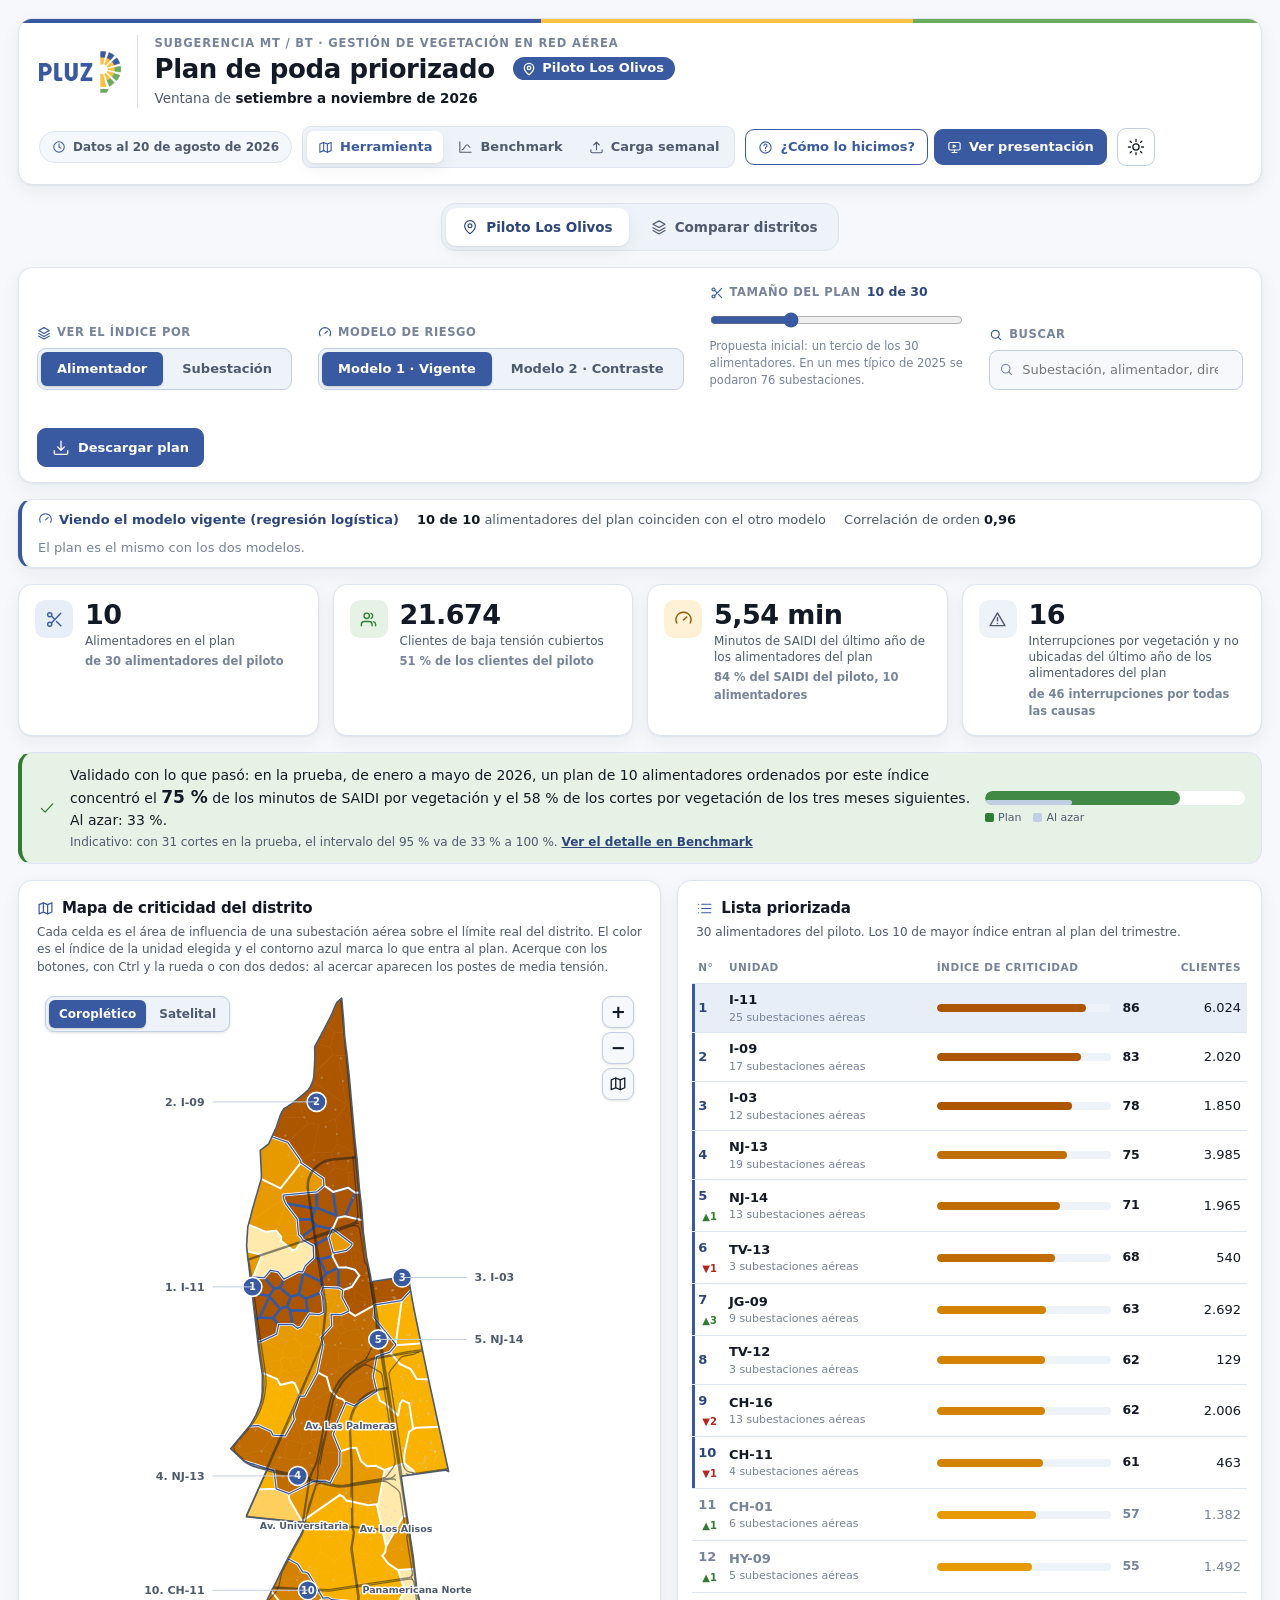
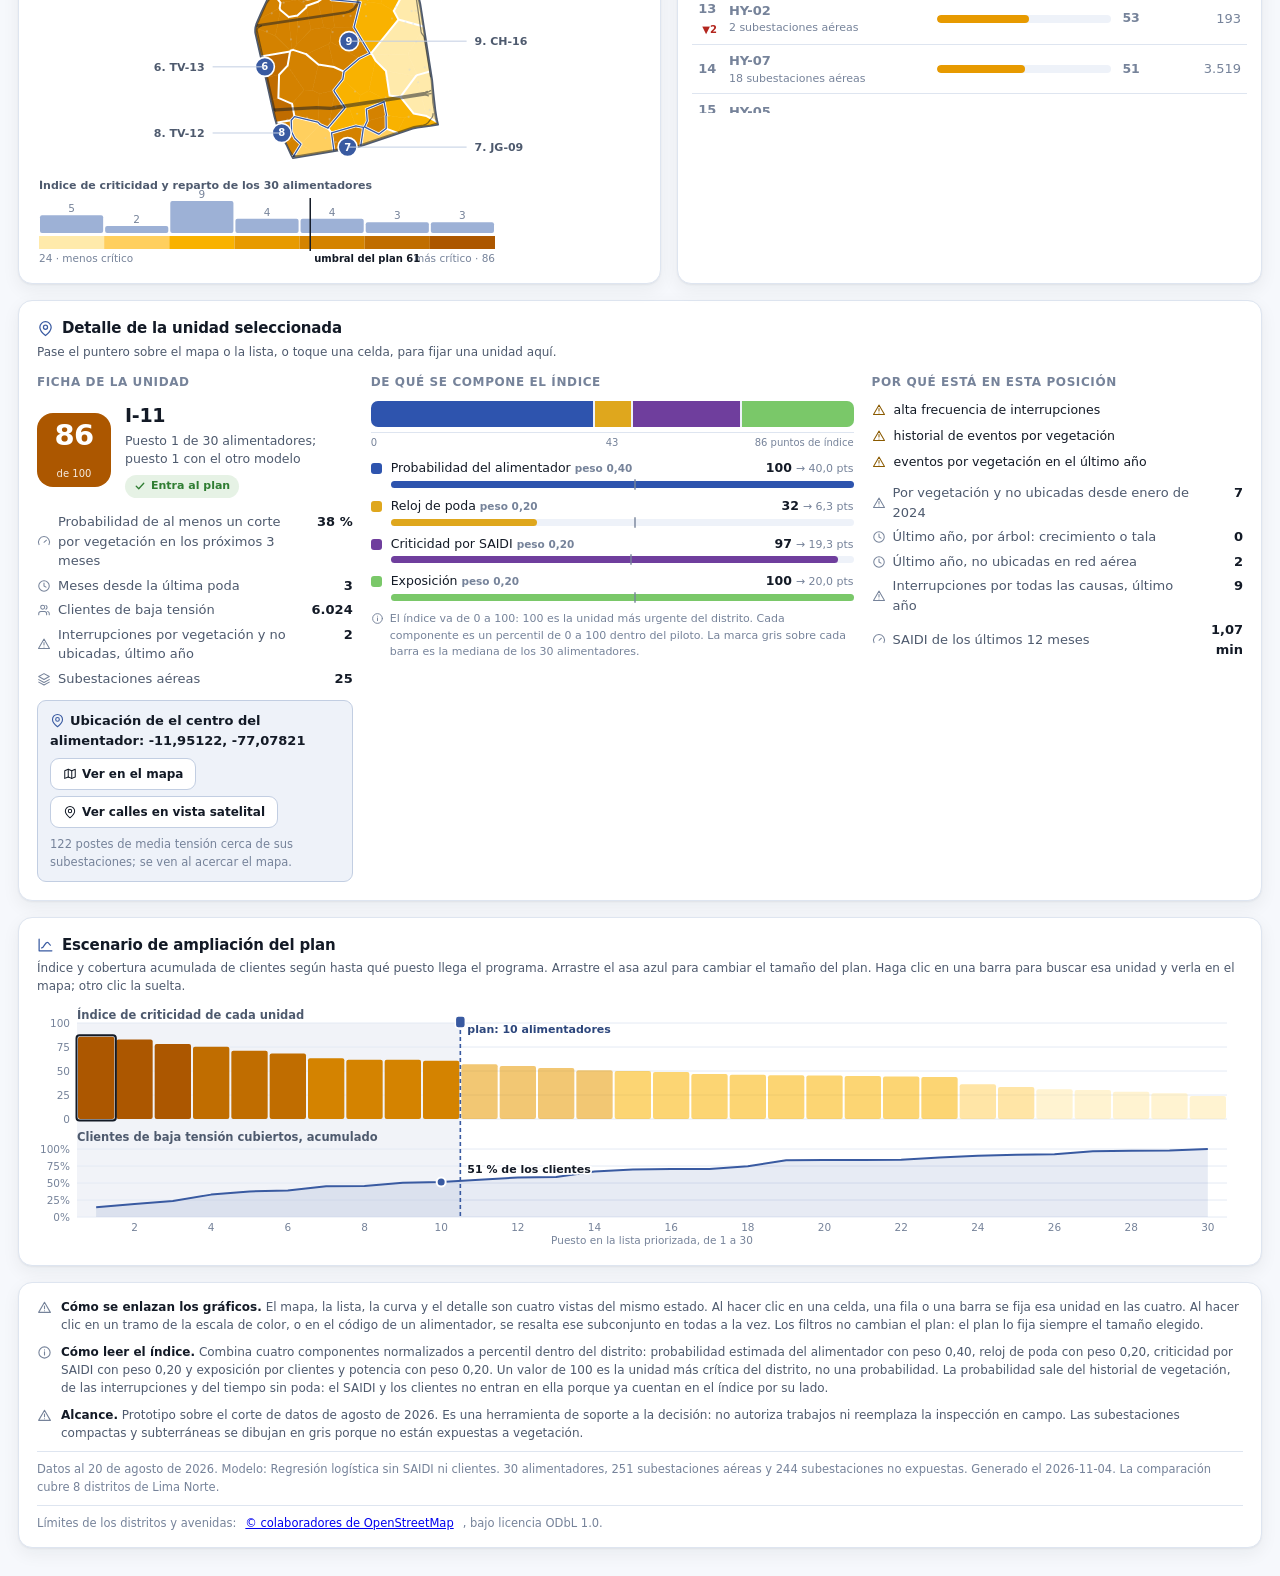
<file: index.html>
<!doctype html>
<html lang="es">
<head>
<meta charset="utf-8">
<meta name="viewport" content="width=device-width, initial-scale=1, viewport-fit=cover">
<title>Plan de poda priorizado. Piloto Los Olivos</title>
<meta name="description" content="Mapa interactivo del índice de criticidad por vegetación en el piloto de Los Olivos, por alimentador y por subestación, y comparación con otros distritos de Lima Norte. Pluz Energía y UTEC.">
<meta name="theme-color" content="#395aa1">
<link rel="icon" href="assets/favicon.png" type="image/png">
<link rel="stylesheet" href="css/estilos.css?v=20261119">
<script src="js/tema.js?v=20261102"></script>
</head>
<body>

<!-- Sprite de iconos. Va en línea y no como fuente ni como archivo aparte para que la
     página siga sin hacer una sola petición de red: es la condición que permite abrirla
     desde el disco, desde un servidor local o desde GitHub Pages sin ninguna diferencia.
     Trazo de 1,75 y rejilla de 24, el mismo dibujo para todos. -->
<svg class="sprite" aria-hidden="true" focusable="false" xmlns="http://www.w3.org/2000/svg">
  <defs>
    <symbol viewBox="0 0 24 24" id="i-mapa"><path d="M9 4 3 6.5v13L9 17l6 2.5 6-2.5v-13L15 6.5 9 4Z"/><path d="M9 4v13M15 6.5v13"/></symbol>
    <symbol viewBox="0 0 24 24" id="i-lista"><path d="M8 6h13M8 12h13M8 18h13"/><path d="M3.5 6h.01M3.5 12h.01M3.5 18h.01"/></symbol>
    <symbol viewBox="0 0 24 24" id="i-curva"><path d="M3 3v16.5h18"/><path d="M6.5 15.5c3.5 0 4.5-8 8-8 2.5 0 3 4 4.5 4"/></symbol>
    <symbol viewBox="0 0 24 24" id="i-tijeras"><circle cx="6" cy="6" r="2.6"/><circle cx="6" cy="18" r="2.6"/><path d="M20 4 8.4 16.2M14.5 14.5 20 20M8.4 7.8l2.9 3"/></symbol>
    <symbol viewBox="0 0 24 24" id="i-clientes"><path d="M16.5 20v-1.8a3.6 3.6 0 0 0-3.6-3.6H6.6A3.6 3.6 0 0 0 3 18.2V20"/><circle cx="9.75" cy="7.4" r="3.4"/><path d="M21 20v-1.8a3.6 3.6 0 0 0-2.7-3.48M15.3 4.2a3.6 3.6 0 0 1 0 6.44"/></symbol>
    <symbol viewBox="0 0 24 24" id="i-rayo"><path d="M12.5 2 4 13.2h6.4L11.5 22 20 10.8h-6.4L12.5 2Z"/></symbol>
    <symbol viewBox="0 0 24 24" id="i-umbral"><path d="M3 12h4.5l2.6-7 3.8 14 2.6-7H21"/></symbol>
    <symbol viewBox="0 0 24 24" id="i-descargar"><path d="M21 15.5v3a2 2 0 0 1-2 2H5a2 2 0 0 1-2-2v-3"/><path d="m7.5 10.5 4.5 4.5 4.5-4.5M12 3v12"/></symbol>
    <symbol viewBox="0 0 24 24" id="i-buscar"><circle cx="10.8" cy="10.8" r="6.8"/><path d="m20 20-4.4-4.4"/></symbol>
    <symbol viewBox="0 0 24 24" id="i-sol"><circle cx="12" cy="12" r="4.2"/><path d="M12 2v2.4M12 19.6V22M4.2 4.2l1.7 1.7M18.1 18.1l1.7 1.7M2 12h2.4M19.6 12H22M4.2 19.8l1.7-1.7M18.1 5.9l1.7-1.7"/></symbol>
    <symbol viewBox="0 0 24 24" id="i-luna"><path d="M20.5 14.3A8.7 8.7 0 0 1 9.7 3.5a8.7 8.7 0 1 0 10.8 10.8Z"/></symbol>
    <symbol viewBox="0 0 24 24" id="i-reloj"><circle cx="12" cy="12" r="9"/><path d="M12 6.8V12l3.4 2"/></symbol>
    <symbol viewBox="0 0 24 24" id="i-alerta"><path d="M12 3.6 2.6 19.8h18.8L12 3.6Z"/><path d="M12 9.6v4.2M12 17.1h.01"/></symbol>
    <symbol viewBox="0 0 24 24" id="i-info"><circle cx="12" cy="12" r="9"/><path d="M12 11v5M12 7.8h.01"/></symbol>
    <symbol viewBox="0 0 24 24" id="i-medidor"><path d="M20.5 16.5a9.5 9.5 0 1 0-17 0"/><path d="m12 12.5 4.2-3.6"/></symbol>
    <symbol viewBox="0 0 24 24" id="i-capas"><path d="m12 2.8 9 5-9 5-9-5 9-5Z"/><path d="m3 13 9 5 9-5M3 17.4l9 5 9-5"/></symbol>
    <symbol viewBox="0 0 24 24" id="i-pin"><path d="M20 10.4c0 5.6-8 11.6-8 11.6s-8-6-8-11.6a8 8 0 1 1 16 0Z"/><circle cx="12" cy="10.2" r="2.9"/></symbol>
    <symbol viewBox="0 0 24 24" id="i-tilde"><path d="m4.5 12.5 5 5 10-11"/></symbol>
    <symbol viewBox="0 0 24 24" id="i-pantalla"><rect x="3" y="4" width="18" height="12.5" rx="2"/><path d="M8.5 20.5h7M12 16.5v4"/></symbol>
    <symbol viewBox="0 0 24 24" id="i-subir"><path d="M21 15.5v3a2 2 0 0 1-2 2H5a2 2 0 0 1-2-2v-3"/><path d="m7.5 8 4.5-4.5L16.5 8M12 3.5v12"/></symbol>
  </defs>
</svg>

<div class="viz-root">

  <header class="cabecera">
    <div class="marca">
      <img class="marca-logo" src="assets/pluz-logo.png" alt="Pluz Energía" width="491" height="250">
      <span class="marca-barra" aria-hidden="true"></span>
      <div class="marca-texto">
        <p class="sobretitulo">Subgerencia MT&nbsp;/&nbsp;BT · Gestión de vegetación en red aérea</p>
        <h1>Plan de poda priorizado <span class="insignia-piloto"><svg class="ico" aria-hidden="true"><use href="#i-pin"/></svg>Piloto Los Olivos</span></h1>
        <p class="subtitulo">Ventana de <strong id="ventana">-</strong></p>
      </div>
    </div>
    <div class="cabecera-acciones">
      <span class="sello" id="sello-corte"><svg class="ico" aria-hidden="true"><use href="#i-reloj"/></svg><span></span></span>
      <!-- Navegación entre las tres páginas del sitio. La misma barra va en benchmark y cargar. -->
      <nav class="navegacion" aria-label="Páginas">
        <a href="./" aria-current="page"><svg class="ico" aria-hidden="true"><use href="#i-mapa"/></svg>Herramienta</a>
        <a href="benchmark/"><svg class="ico" aria-hidden="true"><use href="#i-curva"/></svg>Benchmark</a>
        <a href="cargar/"><svg class="ico" aria-hidden="true"><use href="#i-subir"/></svg>Carga semanal</a>
      </nav>
      <nav class="enlaces-proyecto" aria-label="Proyecto">
        <a href="proyecto/"><svg class="ico" viewBox="0 0 24 24" fill="none" stroke="currentColor" stroke-width="2" stroke-linecap="round" stroke-linejoin="round" aria-hidden="true"><circle cx="12" cy="12" r="9"/><path d="M9.5 9a2.5 2.5 0 1 1 3.5 2.3c-.6.3-1 .9-1 1.6v.6M12 17h0"/></svg>¿Cómo lo hicimos?</a>
        <a class="destacado" href="presentacion/"><svg class="ico" viewBox="0 0 24 24" fill="none" stroke="currentColor" stroke-width="2" stroke-linecap="round" stroke-linejoin="round" aria-hidden="true"><rect x="3" y="4" width="18" height="12" rx="2"/><path d="m10 8 4 2-4 2V8zM8 20h8M12 16v4"/></svg>Ver presentación</a>
      </nav>
      <button class="boton-icono" id="boton-tema" type="button" aria-label="Tema claro" title="Tema claro">
        <svg class="ico" aria-hidden="true"><use href="#i-sol"/></svg>
      </button>
    </div>
  </header>

  <!-- Dos pestañas: el piloto, que es la herramienta de trabajo, y la comparación con otros
       distritos que Pluz pidió en la reunión N°3. La comparación no reemplaza al piloto:
       lo pone al lado de otro distrito con el mismo método. -->
  <nav class="pestanas" role="tablist" aria-label="Vistas de la herramienta">
    <button type="button" role="tab" id="pestana-piloto" aria-controls="vista-piloto" aria-selected="true" class="activa">
      <svg class="ico" aria-hidden="true"><use href="#i-pin"/></svg>Piloto Los Olivos
    </button>
    <button type="button" role="tab" id="pestana-comparar" aria-controls="vista-comparar" aria-selected="false">
      <svg class="ico" aria-hidden="true"><use href="#i-capas"/></svg>Comparar distritos
    </button>
  </nav>

  <div id="vista-piloto" role="tabpanel" aria-labelledby="pestana-piloto">
  <div class="controles" role="group" aria-label="Controles de la vista">
    <div class="control">
      <span class="control-etiqueta" id="etiqueta-nivel"><svg class="ico ico-et" aria-hidden="true"><use href="#i-capas"/></svg>Ver el índice por</span>
      <div class="segmentado" id="nivel-piloto" role="radiogroup" aria-labelledby="etiqueta-nivel">
        <button type="button" role="radio" aria-checked="true" class="activo" data-nivel="alimentadores">Alimentador</button>
        <button type="button" role="radio" aria-checked="false" data-nivel="subestaciones">Subestación</button>
      </div>
    </div>

    <div class="control" id="control-modelo">
      <span class="control-etiqueta" id="etiqueta-modelo"><svg class="ico ico-et" aria-hidden="true"><use href="#i-medidor"/></svg>Modelo de riesgo</span>
      <div class="segmentado" id="selector-modelo" role="radiogroup" aria-labelledby="etiqueta-modelo">
        <button type="button" role="radio" aria-checked="true" class="activo" data-modelo="1" title="Modelo vigente: regresión logística. Es el que define el plan">Modelo 1 · Vigente</button>
        <button type="button" role="radio" aria-checked="false" data-modelo="2" title="Modelo de contraste: XGBoost. Solo sirve para comprobar que el plan no cambia">Modelo 2 · Contraste</button>
      </div>
    </div>

    <div class="control control-ancho">
      <label class="control-etiqueta" for="corte"><svg class="ico ico-et" aria-hidden="true"><use href="#i-tijeras"/></svg>Tamaño del plan <span class="valor-control" id="corte-valor">10</span></label>
      <input type="range" id="corte" min="1" max="30" value="10" step="1" aria-describedby="corte-ayuda">
      <span class="ayuda" id="corte-ayuda">Cuántas unidades entran al programa</span>
    </div>

    <div class="control control-ancho control-buscar">
      <label class="control-etiqueta" for="buscar"><svg class="ico ico-et" aria-hidden="true"><use href="#i-buscar"/></svg>Buscar</label>
      <div class="campo-buscar">
        <svg class="ico ico-campo" aria-hidden="true"><use href="#i-buscar"/></svg>
        <input type="search" id="buscar" placeholder="Subestación, alimentador, dirección o poste" autocomplete="off">
      </div>
    </div>

    <div class="control">
      <span class="control-etiqueta">&nbsp;</span>
      <button class="boton boton-principal" id="descargar" type="button">
        <svg class="ico" aria-hidden="true"><use href="#i-descargar"/></svg>Descargar plan
      </button>
    </div>
  </div>

  <!-- Los filtros activos se muestran aquí y no dentro de cada gráfico: valen para todas
       las vistas a la vez, así que tienen que verse y quitarse en un solo sitio. -->
  <!-- Cuánto cambia el ranking si se usa el otro modelo de riesgo. -->
  <div class="comparacion-modelos" id="comparacion-modelos" role="status" aria-live="polite" hidden></div>

  <div class="filtros" id="filtros" role="status" aria-live="polite" hidden>
    <span class="filtros-titulo">Filtro activo</span>
    <div class="filtros-chips" id="filtros-chips"></div>
    <button class="boton boton-sutil" id="limpiar-filtros" type="button">Quitar todo</button>
  </div>

  <section class="tarjetas" aria-label="Resumen del plan seleccionado">
    <div class="tarjeta">
      <div class="tarjeta-icono ti-azul"><svg class="ico" aria-hidden="true"><use href="#i-tijeras"/></svg></div>
      <div class="tarjeta-cuerpo">
        <p class="tarjeta-valor" id="kpi-unidades">-</p>
        <p class="tarjeta-etiqueta" id="kpi-unidades-et">Unidades en el plan</p>
        <p class="tarjeta-pie" id="kpi-unidades-pie">-</p>
      </div>
    </div>
    <div class="tarjeta">
      <div class="tarjeta-icono ti-verde"><svg class="ico" aria-hidden="true"><use href="#i-clientes"/></svg></div>
      <div class="tarjeta-cuerpo">
        <p class="tarjeta-valor" id="kpi-clientes">-</p>
        <p class="tarjeta-etiqueta" id="kpi-clientes-et">Clientes de baja tensión cubiertos</p>
        <p class="tarjeta-pie" id="kpi-clientes-pie">-</p>
      </div>
    </div>
    <div class="tarjeta">
      <div class="tarjeta-icono ti-ambar"><svg class="ico" aria-hidden="true"><use href="#i-medidor"/></svg></div>
      <div class="tarjeta-cuerpo">
        <p class="tarjeta-valor" id="kpi-saidi">-</p>
        <p class="tarjeta-etiqueta" id="kpi-saidi-et">Minutos de SAIDI del último año de los alimentadores del plan</p>
        <p class="tarjeta-pie" id="kpi-saidi-pie">-</p>
      </div>
    </div>
    <div class="tarjeta">
      <div class="tarjeta-icono ti-gris"><svg class="ico" aria-hidden="true"><use href="#i-alerta"/></svg></div>
      <div class="tarjeta-cuerpo">
        <p class="tarjeta-valor" id="kpi-interrupciones">-</p>
        <p class="tarjeta-etiqueta" id="kpi-veg-et">Interrupciones por vegetación y no ubicadas del último año de los alimentadores del plan</p>
        <p class="tarjeta-pie" id="kpi-interrupciones-pie">-</p>
      </div>
    </div>
  </section>

  <!-- Respaldo del plan con lo que pasó después: cambia con el tamaño del plan. Sale de
       pipeline/etapas/negocio.py y se mide con el índice reconstruido en los meses de prueba. -->
  <section class="respaldo" id="respaldo-plan" hidden aria-live="polite">
    <div class="respaldo-icono"><svg class="ico" aria-hidden="true"><use href="#i-tilde"/></svg></div>
    <div class="respaldo-cuerpo">
      <p class="respaldo-texto" id="respaldo-texto"></p>
      <p class="respaldo-nota" id="respaldo-nota"></p>
    </div>
    <div class="respaldo-barra" aria-hidden="true">
      <div class="respaldo-pista"><span class="respaldo-azar" id="respaldo-azar"></span><span class="respaldo-valor" id="respaldo-valor"></span></div>
      <div class="respaldo-leyenda"><span><i class="l-plan"></i>Plan</span><span><i class="l-azar"></i>Al azar</span></div>
    </div>
  </section>

  <main class="tablero">
    <section class="panel panel-mapa" aria-labelledby="titulo-mapa">
      <div class="panel-cabecera">
        <h2 id="titulo-mapa"><svg class="ico ico-h" aria-hidden="true"><use href="#i-mapa"/></svg>Mapa de criticidad del distrito</h2>
        <p class="panel-nota">Cada celda es el área de influencia de una subestación aérea sobre el límite real del distrito. El color es el índice de la unidad elegida y el contorno azul marca lo que entra al plan. Acerque con los botones, con Ctrl y la rueda o con dos dedos: al acercar aparecen los postes de media tensión.</p>
      </div>
      <div class="mapa-caja" id="mapa-caja">
        <svg id="mapa" role="img" aria-labelledby="titulo-mapa desc-mapa"><desc id="desc-mapa">Mapa del distrito de Los Olivos dividido en celdas coloreadas según el índice de criticidad. La tabla que acompaña al mapa contiene los mismos datos en forma de lista ordenada.</desc></svg>
        <div class="ficha" id="ficha" role="tooltip" aria-live="polite" hidden></div>
        <div class="segmentado mapa-fondo" id="mapa-fondo" role="radiogroup" aria-label="Fondo del mapa">
          <button type="button" role="radio" aria-checked="true" class="activo" data-fondo="coropletico">Coroplético</button>
          <button type="button" role="radio" aria-checked="false" data-fondo="satelital">Satelital</button>
        </div>
        <p class="mapa-atribucion" id="mapa-atribucion" hidden></p>
        <div class="mapa-botones" role="group" aria-label="Acercamiento del mapa">
          <button type="button" class="boton-icono" id="mapa-acercar" aria-label="Acercar" title="Acercar">+</button>
          <button type="button" class="boton-icono" id="mapa-alejar" aria-label="Alejar" title="Alejar">&minus;</button>
          <button type="button" class="boton-icono" id="mapa-todo" aria-label="Ver el distrito entero" title="Ver el distrito entero"><svg class="ico" aria-hidden="true"><use href="#i-mapa"/></svg></button>
          <span class="mapa-escala" id="mapa-escala" aria-live="polite"></span>
        </div>
      </div>
      <div class="leyenda" id="leyenda"></div>
    </section>

    <section class="panel panel-lista" aria-labelledby="titulo-lista">
      <div class="panel-cabecera">
        <h2 id="titulo-lista"><svg class="ico ico-h" aria-hidden="true"><use href="#i-lista"/></svg>Lista priorizada</h2>
        <p class="panel-nota" id="lista-nota">Las unidades sombreadas entran al plan del trimestre.</p>
      </div>
      <div class="lista-caja">
        <table class="tabla" id="tabla">
          <caption class="oculto">Unidades del piloto ordenadas por índice de criticidad</caption>
          <thead>
            <tr><th scope="col">N°</th><th scope="col">Unidad</th><th scope="col">Índice de criticidad</th><th scope="col" class="num">Clientes</th></tr>
          </thead>
          <tbody id="tabla-cuerpo"></tbody>
        </table>
      </div>
    </section>
  </main>

  <section class="panel panel-detalle" aria-labelledby="titulo-detalle">
    <div class="panel-cabecera">
      <h2 id="titulo-detalle"><svg class="ico ico-h" aria-hidden="true"><use href="#i-pin"/></svg>Detalle de la unidad seleccionada</h2>
      <p class="panel-nota">Pase el puntero sobre el mapa o la lista, o toque una celda, para fijar una unidad aquí.</p>
    </div>
    <div class="detalle" id="detalle"></div>
  </section>

  <!-- La curva responde la pregunta que abre siempre la discusión de capacidad: cuánto se
       gana al estirar el plan una unidad más. Dos paneles apilados sobre el mismo eje de
       puesto, nunca dos escalas verticales en un mismo marco. -->
  <section class="panel panel-curva" aria-labelledby="titulo-curva">
    <div class="panel-cabecera">
      <h2 id="titulo-curva"><svg class="ico ico-h" aria-hidden="true"><use href="#i-curva"/></svg>Escenario de ampliación del plan</h2>
      <p class="panel-nota" id="curva-nota">Índice y cobertura acumulada de clientes según hasta qué puesto llega el programa. Arrastre el asa azul para cambiar el tamaño del plan. Haga clic en una barra para buscar esa unidad y verla en el mapa; otro clic la suelta.</p>
    </div>
    <div class="curva-caja" id="curva-caja">
      <svg id="curva" role="img" aria-labelledby="titulo-curva desc-curva"><desc id="desc-curva">Dos gráficos apilados sobre el mismo eje de puesto: arriba el índice de criticidad de cada unidad, abajo el porcentaje acumulado de clientes de baja tensión cubiertos. Una banda marca hasta dónde llega el plan.</desc></svg>
    </div>
  </section>
  </div>

  <div id="vista-comparar" role="tabpanel" aria-labelledby="pestana-comparar" hidden>
    <div class="controles" role="group" aria-label="Controles de la comparación">
      <div class="control">
        <label class="control-etiqueta" for="distrito"><svg class="ico ico-et" aria-hidden="true"><use href="#i-mapa"/></svg>Comparar Los Olivos con</label>
        <select id="distrito" class="selector"></select>
      </div>
      <div class="control">
        <span class="control-etiqueta" id="etiqueta-nivel-cmp"><svg class="ico ico-et" aria-hidden="true"><use href="#i-capas"/></svg>Ver el índice por</span>
        <div class="segmentado" id="nivel-cmp" role="radiogroup" aria-labelledby="etiqueta-nivel-cmp">
          <button type="button" role="radio" aria-checked="true" class="activo" data-nivel="alimentadores">Alimentador</button>
          <button type="button" role="radio" aria-checked="false" data-nivel="subestaciones">Subestación</button>
        </div>
      </div>
      <div class="control">
        <span class="control-etiqueta" id="etiqueta-fondo-cmp"><svg class="ico ico-et" aria-hidden="true"><use href="#i-mapa"/></svg>Fondo de los mapas</span>
        <div class="segmentado" id="fondo-cmp" role="radiogroup" aria-labelledby="etiqueta-fondo-cmp">
          <button type="button" role="radio" aria-checked="true" class="activo" data-fondo="coropletico">Coroplético</button>
          <button type="button" role="radio" aria-checked="false" data-fondo="satelital">Satelital</button>
        </div>
      </div>
      <p class="ayuda ayuda-cmp">Mismo modelo, mismos cuatro componentes y mismos pesos que el piloto. El índice se calcula dentro de cada distrito: 100 es la unidad más crítica de ese distrito, así que el color compara posiciones, no riesgos absolutos. Para eso están las cifras de abajo.</p>
    </div>

    <section class="panel panel-cifras" aria-labelledby="titulo-cifras">
      <div class="panel-cabecera">
        <h2 id="titulo-cifras"><svg class="ico ico-h" aria-hidden="true"><use href="#i-medidor"/></svg>Los dos distritos en cifras</h2>
        <p class="panel-nota">Datos de <span class="periodo-inicio">-</span> a <span class="periodo-fin">-</span>.</p>
        <p class="cifras-leyenda" id="cifras-leyenda"></p>
      </div>
      <div class="cifras" id="cifras"></div>
    </section>

    <div class="leyenda leyenda-cmp" id="leyenda-cmp"></div>
    <p class="aviso-cmp"><svg class="ico" aria-hidden="true"><use href="#i-info"/></svg><span>El color compara dentro de cada distrito, no entre distritos. Para comparar los dos distritos use las cifras de arriba.</span></p>
    <div class="mapas-cmp">
      <section class="panel panel-mapa-cmp" aria-labelledby="titulo-mapa-a">
        <div class="panel-cabecera">
          <h2 id="titulo-mapa-a"><svg class="ico ico-h" aria-hidden="true"><use href="#i-pin"/></svg><span>Los Olivos</span><span class="etiqueta-piloto">piloto</span></h2>
          <p class="panel-nota" id="nota-mapa-a">-</p>
        </div>
        <div class="mapa-caja" id="caja-mapa-a"><svg class="mapa-cmp" id="mapa-a" role="img" aria-label="Mapa del índice de criticidad de Los Olivos"></svg><div class="ficha" id="ficha-a" role="tooltip" hidden></div><p class="mapa-atribucion" id="atribucion-a" hidden></p></div>
        <div class="elegida-cmp" id="elegida-a" role="status" aria-live="polite" hidden></div>
        <div class="top-cmp" id="top-a"></div>
      </section>
      <section class="panel panel-mapa-cmp" aria-labelledby="titulo-mapa-b">
        <div class="panel-cabecera">
          <h2 id="titulo-mapa-b"><svg class="ico ico-h" aria-hidden="true"><use href="#i-mapa"/></svg><span id="nombre-b">-</span></h2>
          <p class="panel-nota" id="nota-mapa-b">-</p>
        </div>
        <div class="mapa-caja" id="caja-mapa-b"><svg class="mapa-cmp" id="mapa-b" role="img" aria-label="Mapa del índice de criticidad del distrito elegido"></svg><div class="ficha" id="ficha-b" role="tooltip" hidden></div><p class="mapa-atribucion" id="atribucion-b" hidden></p></div>
        <div class="elegida-cmp" id="elegida-b" role="status" aria-live="polite" hidden></div>
        <div class="top-cmp" id="top-b"></div>
      </section>
    </div>
  </div>

  <footer class="pie">
    <p><svg class="ico ico-pie" aria-hidden="true"><use href="#i-alerta"/></svg><span><strong>Cómo se enlazan los gráficos.</strong> El mapa, la lista, la curva y el detalle son cuatro vistas del mismo estado. Al hacer clic en una celda, una fila o una barra se fija esa unidad en las cuatro. Al hacer clic en un tramo de la escala de color, o en el código de un alimentador, se resalta ese subconjunto en todas a la vez. Los filtros no cambian el plan: el plan lo fija siempre el tamaño elegido.</span></p>
    <p><svg class="ico ico-pie" aria-hidden="true"><use href="#i-info"/></svg><span><strong>Cómo leer el índice.</strong> Combina cuatro componentes normalizados a percentil dentro del distrito: probabilidad estimada del alimentador con peso 0,40, reloj de poda con peso 0,20, criticidad por SAIDI con peso 0,20 y exposición por clientes y potencia con peso 0,20. Un valor de 100 es la unidad más crítica del distrito, no una probabilidad. La probabilidad sale del historial de vegetación, de las interrupciones y del tiempo sin poda: el SAIDI y los clientes no entran en ella porque ya cuentan en el índice por su lado.</span></p>
    <p><svg class="ico ico-pie" aria-hidden="true"><use href="#i-alerta"/></svg><span><strong>Alcance.</strong> Prototipo sobre el corte de datos de <span class="periodo-fin">-</span>. Es una herramienta de soporte a la decisión: no autoriza trabajos ni reemplaza la inspección en campo. Las subestaciones compactas y subterráneas se dibujan en gris porque no están expuestas a vegetación.</span></p>
    <p class="pie-meta" id="pie-meta"></p>
    <p class="pie-meta">Límites de los distritos y avenidas: <a href="https://www.openstreetmap.org/copyright" target="_blank" rel="noopener">© colaboradores de OpenStreetMap</a>, bajo licencia ODbL 1.0.</p>
  </footer>

</div>

<!-- D3 versión 7.9.0 servido desde el propio repositorio: la página no depende de una red
     externa y funciona igual en GitHub Pages, en un servidor local o sin conexión. -->
<script src="js/vendor/d3.v7.9.0.min.js"></script>
<script src="data/criticidad_los_olivos.js?v=202611042326"></script>
<script src="data/criticidad_los_olivos_alterno.js?v=202611042326"></script>
<!-- Límite del distrito y avenidas principales, de OpenStreetMap (ODbL 1.0), ya
     simplificados y guardados en el repositorio: 14 kB y ninguna petición de red. -->
<script src="data/geografia_los_olivos.js?v=202611042326"></script>
<!-- Los ocho distritos de la comparación y sus límites, de OpenStreetMap (ODbL 1.0). -->
<script src="data/distritos.js?v=202611042326"></script>
<script src="data/postes_mt.js?v=202611042326"></script>
<script src="data/geografia_distritos.js?v=202611042326"></script>
<script src="js/teselas.js?v=20261019"></script>
<script src="js/comparar.js?v=20261021"></script>
<script src="js/app.js?v=20261104"></script>
</body>
</html>
</file>
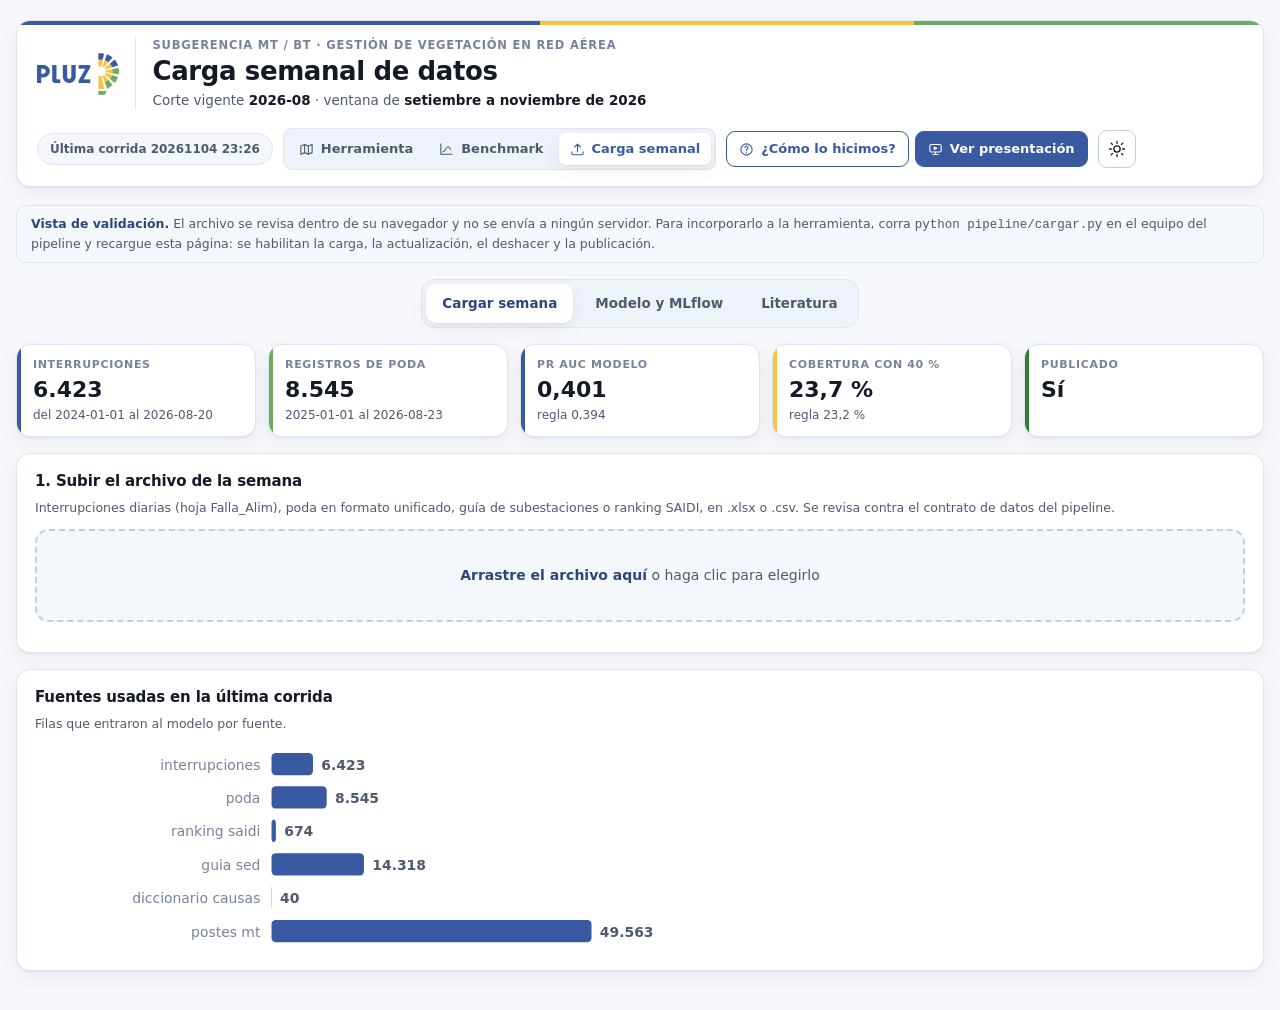
<file: cargar/index.html>
<!doctype html>
<html lang="es">
<head>
<meta charset="utf-8">
<meta name="viewport" content="width=device-width, initial-scale=1">
<title>Carga semanal Pluz</title>
<meta name="description" content="Validación de la carga semanal de datos de Pluz Energía y seguimiento del modelo de priorización de poda.">
<meta name="theme-color" content="#395aa1">
<link rel="icon" href="../assets/favicon.png" type="image/png">
<!-- La misma hoja de estilos de la herramienta: paleta del logotipo, cabecera y paneles.
     Rutas relativas para que funcione igual publicada y en local. -->
<link rel="stylesheet" href="../css/estilos.css?v=20261119">
<script src="../js/tema.js?v=20261102"></script>
<style>
  .viz-root { padding: 20px 16px 40px; }
  .vista { max-width: 1440px; margin: 0 auto; display: grid; gap: 16px; }
  .vista[hidden] { display: none; }
  .kpis { display: grid; grid-template-columns: repeat(auto-fit, minmax(170px, 1fr)); gap: 12px; }
  .kpi { background: var(--superficie-2); border: 1px solid var(--borde); border-radius: var(--radio); box-shadow: var(--sombra); padding: 12px 16px; position: relative; overflow: hidden; }
  .kpi::before { content: ""; position: absolute; inset: 0 auto 0 0; width: 4px; background: var(--k, var(--pluz-azul)); }
  .kpi small { display: block; font-size: 11px; letter-spacing: .06em; text-transform: uppercase; color: var(--tinta-3); font-weight: 600; }
  .kpi b { font-size: 22px; color: var(--tinta); }
  .kpi span { display: block; font-size: 12px; color: var(--tinta-2); }
  .modo { max-width: 1440px; margin: 0 auto 16px; font-size: 12.5px; color: var(--tinta-2); background: var(--azul-050); border: 1px solid var(--borde); border-radius: var(--radio-s); padding: 9px 14px; }
  .modo b { color: var(--azul-700); }
  .zona { display: block; border: 2px dashed var(--borde-fuerte); border-radius: var(--radio); padding: 34px 18px; text-align: center; cursor: pointer; background: var(--azul-050); color: var(--tinta-2); font-size: 14px; transition: .15s; }
  .zona strong { color: var(--azul-700); }
  .zona.sobre { border-color: var(--pluz-azul); background: var(--azul-100); }
  .estado-carga { font-size: 13px; color: var(--tinta-2); margin: 12px 0 0; }
  .ok { color: var(--ok); font-weight: 700; } .er { color: var(--critico); font-weight: 700; } .av { color: var(--aviso); font-weight: 700; }
  .rejilla { display: grid; grid-template-columns: repeat(auto-fill, minmax(230px, 1fr)); gap: 12px; }
  .dos { display: grid; grid-template-columns: repeat(auto-fit, minmax(min(360px, 100%), 1fr)); gap: 16px; }
  .mini { border: 1px solid var(--borde); border-radius: var(--radio-s); padding: 10px 12px; background: var(--superficie-2); }
  .mini h3 { font-size: 12px; margin: 0 0 6px; color: var(--tinta-2); }
  .mini p { font-size: 11px; color: var(--tinta-3); margin: 4px 0 0; }
  .mini svg, .grafico svg { width: 100%; height: auto; display: block; }
  .grafico svg { max-width: 640px; }
  .controles { list-style: none; padding: 0; margin: 0 0 14px; display: grid; gap: 6px; }
  .controles li { font-size: 13px; color: var(--tinta-2); padding: 7px 12px; border-radius: var(--radio-s); background: var(--superficie-3); border-left: 4px solid var(--borde-fuerte); }
  .controles li.ok { border-left-color: var(--ok); background: var(--ok-suave); font-weight: 400; color: var(--tinta-2); }
  .controles li.av { border-left-color: var(--pluz-amarillo); font-weight: 400; color: var(--tinta-2); }
  .controles li.er { border-left-color: var(--critico); font-weight: 400; color: var(--tinta); }
  .controles li b { color: var(--tinta); }
  .acciones { display: flex; gap: 8px; flex-wrap: wrap; margin-top: 14px; }
  pre.log { font-size: 11px; background: var(--superficie-3); border: 1px solid var(--borde); border-radius: var(--radio-s); padding: 12px; max-height: 280px; overflow: auto; white-space: pre-wrap; color: var(--tinta-2); }
  .eje { font-size: 10px; fill: var(--tinta-3); font-family: inherit; }
  .valor { font-size: 10px; fill: var(--tinta-2); font-weight: 600; font-family: inherit; }
  .leyenda { display: flex; gap: 14px; font-size: 12px; color: var(--tinta-2); margin-top: 6px; flex-wrap: wrap; }
  .leyenda i { display: inline-block; width: 10px; height: 10px; border-radius: 2px; margin-right: 5px; vertical-align: -1px; }
  .nota { font-size: 12.5px; color: var(--tinta-2); margin: 6px 0 0; }
  .lit h3 { font-size: 14px; margin: 18px 0 8px; color: var(--azul-700); }
  .lit h3:first-child { margin-top: 0; }
  .lit ul { margin: 0; padding-left: 18px; }
  .lit li { font-size: 13px; color: var(--tinta-2); margin-bottom: 8px; line-height: 1.45; }
  .lit li b { color: var(--tinta); }
  .lit a { color: var(--azul-600); font-weight: 600; text-decoration: none; font-size: 12px; margin-left: 4px; }
  .lit a:hover { text-decoration: underline; }
  .deshacer { border-left: 4px solid var(--pluz-amarillo); }
  .confirmar { margin-top: 12px; padding: 14px 16px; border-radius: var(--radio-s); background: var(--superficie-3); border: 1px solid var(--critico); border-left-width: 4px; }
  .confirmar p { margin: 0 0 10px; font-size: 13px; color: var(--tinta); line-height: 1.5; }
  .confirmar.suave { border-color: var(--borde-fuerte); }
  .boton-peligro { background: #b3261e; border-color: #b3261e; color: #fff; }
  .boton-peligro:hover { background: #8f1d17; border-color: #8f1d17; }
  .lotes { display: flex; gap: 6px; flex-wrap: wrap; }
  .lotes .sello { font-size: 11.5px; }
  .lotes .sello.nuevo { background: var(--ok-suave); color: var(--ok); }
</style>
</head>
<body>
<svg class="sprite" aria-hidden="true" focusable="false" xmlns="http://www.w3.org/2000/svg">
  <defs>
    <symbol viewBox="0 0 24 24" id="i-mapa"><path d="M9 4 3 6.5v13L9 17l6 2.5 6-2.5v-13L15 6.5 9 4Z"/><path d="M9 4v13M15 6.5v13"/></symbol>
    <symbol viewBox="0 0 24 24" id="i-curva"><path d="M3 3v16.5h18"/><path d="M6.5 15.5c3.5 0 4.5-8 8-8 2.5 0 3 4 4.5 4"/></symbol>
    <symbol viewBox="0 0 24 24" id="i-subir"><path d="M21 15.5v3a2 2 0 0 1-2 2H5a2 2 0 0 1-2-2v-3"/><path d="m7.5 8 4.5-4.5L16.5 8M12 3.5v12"/></symbol>
    <symbol viewBox="0 0 24 24" id="i-sol"><circle cx="12" cy="12" r="4.2"/><path d="M12 2v2.4M12 19.6V22M4.2 4.2l1.7 1.7M18.1 18.1l1.7 1.7M2 12h2.4M19.6 12H22M4.2 19.8l1.7-1.7M18.1 5.9l1.7-1.7"/></symbol>
    <symbol viewBox="0 0 24 24" id="i-luna"><path d="M20.5 14.3A8.7 8.7 0 0 1 9.7 3.5a8.7 8.7 0 1 0 10.8 10.8Z"/></symbol>
    <symbol viewBox="0 0 24 24" id="i-pantalla"><rect x="3" y="4" width="18" height="12.5" rx="2"/><path d="M8.5 20.5h7M12 16.5v4"/></symbol>
  </defs>
</svg>
<div class="viz-root">

  <header class="cabecera">
    <div class="marca">
      <img class="marca-logo" src="../assets/pluz-logo.png" alt="Pluz Energía" width="491" height="250">
      <span class="marca-barra" aria-hidden="true"></span>
      <div class="marca-texto">
        <p class="sobretitulo">Subgerencia MT&nbsp;/&nbsp;BT · Gestión de vegetación en red aérea</p>
        <h1>Carga semanal de datos</h1>
        <p class="subtitulo">Corte vigente <strong id="corte">-</strong> · ventana de <strong id="ventana">-</strong></p>
      </div>
    </div>
    <div class="cabecera-acciones">
      <span class="sello" id="sello">Última corrida -</span>
      <nav class="navegacion" aria-label="Páginas">
        <a href="../" id="nav-herramienta"><svg class="ico" aria-hidden="true"><use href="#i-mapa"/></svg>Herramienta</a>
        <a href="../benchmark/"><svg class="ico" aria-hidden="true"><use href="#i-curva"/></svg>Benchmark</a>
        <a href="./" aria-current="page"><svg class="ico" aria-hidden="true"><use href="#i-subir"/></svg>Carga semanal</a>
      </nav>
      <nav class="enlaces-proyecto" aria-label="Proyecto">
        <a href="../proyecto/"><svg class="ico" viewBox="0 0 24 24" fill="none" stroke="currentColor" stroke-width="2" stroke-linecap="round" stroke-linejoin="round" aria-hidden="true"><circle cx="12" cy="12" r="9"/><path d="M9.5 9a2.5 2.5 0 1 1 3.5 2.3c-.6.3-1 .9-1 1.6v.6M12 17h0"/></svg>¿Cómo lo hicimos?</a>
        <a class="destacado" href="../presentacion/"><svg class="ico" viewBox="0 0 24 24" fill="none" stroke="currentColor" stroke-width="2" stroke-linecap="round" stroke-linejoin="round" aria-hidden="true"><rect x="3" y="4" width="18" height="12" rx="2"/><path d="m10 8 4 2-4 2V8zM8 20h8M12 16v4"/></svg>Ver presentación</a>
      </nav>
      <button class="boton-icono" id="boton-tema" type="button" aria-label="Tema claro" title="Tema claro">
        <svg class="ico" aria-hidden="true"><use href="#i-sol"/></svg>
      </button>
    </div>
  </header>

  <p class="modo" id="modo">Cargando…</p>

  <nav class="pestanas" role="tablist">
    <button type="button" role="tab" data-vista="cargar" class="activa" aria-selected="true">Cargar semana</button>
    <button type="button" role="tab" data-vista="modelo" aria-selected="false">Modelo y MLflow</button>
    <button type="button" role="tab" data-vista="literatura" aria-selected="false">Literatura</button>
  </nav>

  <!-- ===================================================== cargar -->
  <section class="vista" id="vista-cargar">
    <div class="kpis" id="kpis"></div>

    <div class="panel">
      <div class="panel-cabecera"><h2>1. Subir el archivo de la semana</h2>
        <p class="nota">Interrupciones diarias (hoja Falla_Alim), poda en formato unificado, guía de subestaciones o ranking SAIDI, en .xlsx o .csv. Se revisa contra el contrato de datos del pipeline.</p></div>
      <label class="zona" id="zona"><strong>Arrastre el archivo aquí</strong> o haga clic para elegirlo
        <input type="file" id="archivo" accept=".xlsx,.xls,.csv" hidden>
      </label>
      <p class="estado-carga" id="info"></p>
    </div>

    <div class="panel" id="panel-nuevo" hidden>
      <div class="panel-cabecera"><h2>2. Validación y contenido</h2><p class="nota" id="nota-nuevo"></p></div>
      <ul class="controles" id="controles"></ul>
      <div class="rejilla" id="graficos"></div>
      <div class="confirmar" id="acciones" hidden>
        <p id="texto-reemplazo"></p>
        <div class="acciones" style="margin-top:0">
          <button class="boton boton-principal" id="actualizar" type="button">Sí, actualizar con este archivo</button>
          <button class="boton" id="descartar" type="button">Descartar</button>
        </div>
      </div>
      <pre class="log" id="log" hidden></pre>
    </div>

    <div class="panel deshacer" id="panel-publicar" hidden>
      <div class="panel-cabecera"><h2>Publicar los cambios</h2>
        <p class="nota">La herramienta de este equipo ya tiene los datos nuevos, pero la dirección publicada todavía muestra los anteriores. Revise la herramienta y publique cuando esté conforme: la dirección publicada se actualiza en uno o dos minutos.</p></div>
      <div class="acciones"><button class="boton boton-principal" id="publicar" type="button">Publicar</button></div>
      <div class="confirmar suave" id="confirmar-pub" hidden>
        <p><b>¿Publicar ahora?</b> Todas las personas que abran la dirección publicada verán los datos nuevos. Solo se publican los datos agregados de la página, nunca los archivos de Pluz.</p>
        <div class="acciones" style="margin-top:0">
          <button class="boton boton-principal" id="publicar-si" type="button">Sí, publicar</button>
          <button class="boton" id="publicar-no" type="button">Cancelar</button>
        </div>
      </div>
      <pre class="log" id="log-pub" hidden></pre>
    </div>

    <div class="panel deshacer" id="panel-deshacer" hidden>
      <div class="panel-cabecera"><h2>Deshacer la última carga</h2>
        <p class="nota">Si el archivo de la semana se cargó mal, vuelva a la configuración anterior: se borra ese lote y la herramienta muestra otra vez los datos previos.</p></div>
      <p class="nota" id="ultima-carga"></p>
      <div class="acciones"><button class="boton" id="restaurar" type="button">Restaurar la configuración anterior</button></div>
      <div class="confirmar" id="confirmar" hidden>
        <p id="texto-confirmar"></p>
        <div class="acciones" style="margin-top:0">
          <button class="boton boton-peligro" id="restaurar-si" type="button">Sí, deshacer la carga</button>
          <button class="boton" id="restaurar-no" type="button">Cancelar</button>
        </div>
      </div>
    </div>

    <div class="dos">
      <div class="panel"><div class="panel-cabecera"><h2>Fuentes usadas en la última corrida</h2><p class="nota">Filas que entraron al modelo por fuente.</p></div><div class="grafico" id="g-fuentes"></div></div>
      <div class="panel" id="panel-lotes"><div class="panel-cabecera"><h2>Lotes recibidos</h2><p class="nota">Cada lote es una carpeta; el más reciente manda sobre su periodo.</p></div><div class="lotes" id="lotes"></div></div>
    </div>
  </section>

  <!-- ===================================================== modelo -->
  <section class="vista" id="vista-modelo" hidden>
    <div class="dos">
      <div class="panel"><div class="panel-cabecera"><h2>Benchmark de modelos</h2><p class="nota">Precisión promedio fuera de muestra (PR AUC). En amarillo, la regla por historial que el modelo tiene que igualar o superar. <a href="../benchmark/" target="_blank">Ver reporte completo</a>.</p></div><div class="grafico" id="g-bench"></div></div>
      <div class="panel"><div class="panel-cabecera"><h2>Validación en cada corrida</h2><p class="nota">Cobertura de eventos con el 40&nbsp;% de alimentadores priorizados, modelo frente a regla. Registrado en MLflow, experimento pluz_modelo_vigente.</p></div><div class="grafico" id="g-hist"></div>
        <div class="leyenda"><span><i style="background:var(--pluz-azul)"></i>Modelo</span><span><i style="background:var(--pluz-amarillo)"></i>Regla por historial</span></div></div>
    </div>
    <div class="dos">
      <div class="panel"><div class="panel-cabecera"><h2>Cobertura por tamaño de lista</h2><p class="nota">Porcentaje de eventos de la prueba que caen en la lista priorizada.</p></div><div class="grafico" id="g-cob"></div>
        <div class="leyenda"><span><i style="background:var(--pluz-azul)"></i>Modelo</span><span><i style="background:var(--pluz-amarillo)"></i>Regla por historial</span></div></div>
      <div class="panel"><div class="panel-cabecera"><h2>Monitoreo del modelo vigente</h2></div><p class="nota" id="monitoreo"></p></div>
    </div>
  </section>

  <!-- ===================================================== literatura -->
  <section class="vista" id="vista-literatura" hidden>
    <div class="panel lit"><div class="panel-cabecera"><h2>Literatura que respalda el método</h2><p class="nota">Cada decisión del proyecto con la fuente que la sustenta (papers/README.md).</p></div><div id="lit"></div></div>
  </section>
</div>

<script>
const $ = id => document.getElementById(id);
const css = n => getComputedStyle(document.querySelector(".viz-root")).getPropertyValue(n).trim();
const pct = v => v == null ? "-" : (v * 100).toFixed(1).replace(".", ",") + " %";
const num = v => { const [e, d] = String(Math.round(Number(v) * 100) / 100).split("."); return e.replace(/\B(?=(\d{3})+(?!\d))/g, ".") + (d ? "," + d : ""); };
const esc = s => String(s).replace(/[&<>"]/g, c => ({ "&": "&amp;", "<": "&lt;", ">": "&gt;", '"': "&quot;" }[c]));
const dia = d => `${d.getFullYear()}-${String(d.getMonth() + 1).padStart(2, "0")}-${String(d.getDate()).padStart(2, "0")}`;   // fecha local, no UTC
let ESTADO = null, LOCAL = false, API = null, lote = null;
const EN_EQUIPO = ["127.0.0.1", "localhost"].includes(location.hostname);

// ------------------------------------------------------------------ pestañas
document.querySelectorAll(".pestanas button").forEach(b => b.onclick = () => {
  document.querySelectorAll(".pestanas button").forEach(x => { x.classList.toggle("activa", x === b); x.setAttribute("aria-selected", x === b); });
  document.querySelectorAll(".vista").forEach(v => v.hidden = v.id !== "vista-" + b.dataset.vista);
});

// ------------------------------------------------------------------ gráficos
function mini(g, color) {
  const W = 230, H = 90, n = g.valores.length, max = Math.max(...g.valores, 1), bw = W / Math.max(n, 1);
  const barras = g.valores.map((v, i) => { const h = (v / max) * (H - 6);
    return `<rect x="${i*bw+1}" y="${H-h}" width="${Math.max(bw-2,1)}" height="${h}" rx="2" fill="${color}"><title>${esc(g.etiquetas[i])}: ${num(v)}</title></rect>`; }).join("");
  const total = g.valores.reduce((a, b) => a + b, 0);
  return `<div class="mini"><h3>${esc(g.titulo)}</h3><svg viewBox="0 0 ${W} ${H}">${barras}</svg>
    <p>${esc(g.etiquetas[0] ?? "")} … ${esc(g.etiquetas[n-1] ?? "")} · total ${num(total)}</p></div>`;
}

function barrasH(items, destacar) {
  const W = 460, fila = 24, izq = 170, H = items.length * fila + 4, max = Math.max(...items.map(i => i.v), 1e-9);
  return `<svg viewBox="0 0 ${W} ${H}">` + items.map((it, k) => { const w = (it.v / max) * (W - izq - 60), y = k * fila + 2;
    const col = destacar(it) || css("--pluz-azul");
    return `<text class="eje" x="${izq-8}" y="${y+15}" text-anchor="end">${esc(it.e)}</text>
      <rect x="${izq}" y="${y+3}" width="${w}" height="${fila-8}" rx="3" fill="${col}"><title>${esc(it.e)}: ${it.t}</title></rect>
      <text class="valor" x="${izq+w+6}" y="${y+15}">${it.t}</text>`; }).join("") + "</svg>";
}

function pares(etiquetas, a, b, fmt) {
  const W = 460, H = 170, pie = 22, n = etiquetas.length, gw = W / n, max = Math.max(...a, ...b, 1e-9);
  const azul = css("--pluz-azul"), amar = css("--pluz-amarillo");
  return `<svg viewBox="0 0 ${W} ${H}"><line x1="0" x2="${W}" y1="${H-pie}" y2="${H-pie}" stroke="${css("--borde-fuerte")}"/>` +
    etiquetas.map((e, i) => { const x = i * gw, bw = Math.min(26, gw * .3);
      const h1 = a[i] / max * (H - pie - 18), h2 = b[i] / max * (H - pie - 18), c = x + gw / 2;
      return `<rect x="${c-bw-4}" y="${H-pie-h1}" width="${bw}" height="${h1}" rx="2" fill="${azul}"><title>Modelo: ${fmt(a[i])}</title></rect>
        <rect x="${c+4}" y="${H-pie-h2}" width="${bw}" height="${h2}" rx="2" fill="${amar}"><title>Regla: ${fmt(b[i])}</title></rect>
        <text class="valor" x="${c-bw/2-4}" y="${H-pie-h1-4}" text-anchor="middle" style="font-size:9px">${fmt(a[i])}</text>
        <text class="valor" x="${c+bw/2+4}" y="${H-pie-h2-4}" text-anchor="middle" style="font-size:9px">${fmt(b[i])}</text>
        <text class="eje" x="${c}" y="${H-6}" text-anchor="middle">${esc(e)}</text>`; }).join("") + "</svg>";
}

const kpi = (titulo, valor, detalle, color) =>
  `<div class="kpi" style="--k:${color || "var(--pluz-azul)"}"><small>${titulo}</small><b>${valor}</b><span>${detalle || ""}</span></div>`;

// ------------------------------------------------------------------ estado: local o estático
async function obtenerEstado() {
  // Servida por pipeline/cargar.py hay API; publicada, solo está la foto estado.json.
  // Abierta en la dirección publicada, busca el pipeline corriendo en este mismo equipo.
  const puerto = new URLSearchParams(location.search).get("puerto") || "8050";
  const base = EN_EQUIPO ? "../api" : `http://127.0.0.1:${/^\d+$/.test(puerto) ? puerto : "8050"}/api`;
  try {
    const r = await fetch(base + "/estado", { cache: "no-store", signal: AbortSignal.timeout(3000) });
    if (r.ok) { API = base; return await r.json(); }
  } catch (e) {}
  API = null;
  const r = await fetch("estado.json", { cache: "no-store" });
  if (!r.ok) throw new Error("No se encontró estado.json");
  return await r.json();
}

async function cargarEstado(nuevo) {
  let d;
  try { d = await obtenerEstado(); } catch (e) { $("modo").innerHTML = `<span class="er">No se pudo leer el estado: ${esc(e.message)}</span>`; return; }
  ESTADO = d; LOCAL = d.modo === "local";
  $("modo").innerHTML = !LOCAL
    ? "<b>Vista de validación.</b> El archivo se revisa dentro de su navegador y no se envía a ningún servidor. Para incorporarlo a la herramienta, corra <code>python pipeline/cargar.py</code> en el equipo del pipeline y recargue esta página: se habilitan la carga, la actualización, el deshacer y la publicación."
    : (EN_EQUIPO ? "<b>Modo local.</b>" : "<b>Conectado al pipeline de este equipo.</b>") +
      " El archivo se valida, se compara con lo ya cargado y, si cambia algo, se incorpora a la herramienta con su confirmación. Los archivos no salen de este equipo." +
      (d.demo ? " <b>Modo demostración:</b> no se toca la herramienta real." : "");
  $("nav-herramienta").href = LOCAL && EN_EQUIPO ? d.web : "../";
  $("panel-publicar").hidden = !(LOCAL && d.pendiente_publicar);
  $("confirmar-pub").hidden = true;
  $("panel-lotes").hidden = !LOCAL;
  const ult = (d.respaldos || [])[0];
  $("panel-deshacer").hidden = !(LOCAL && ult);
  $("confirmar").hidden = true;
  if (ult) $("ultima-carga").innerHTML = `Última carga: lote <b>${esc(ult.lote || "-")}</b>, actualizada el ${esc(ult.fecha)}. Antes de ella la herramienta estaba en el corte <b>${esc(ult.corte_previo || "-")}</b> (corrida ${esc(ult.corrida_previa || "-")}).` +
    ((d.respaldos || []).length > 1 ? ` Se pueden deshacer ${d.respaldos.length} cargas, una por vez.` : "");
  const r = d.reporte || {}, v = r.validacion || {}, m = v.modelo || {}, g = v.regla || {}, f = d.fuentes || {};
  $("corte").textContent = r.corte || "-"; $("ventana").textContent = r.ventana || "-";
  $("sello").textContent = "Última corrida " + (r.fecha || "-");
  const per = f.periodo_interrupciones || [];
  $("kpis").innerHTML =
    kpi("Interrupciones", f.interrupciones ? num(f.interrupciones.filas) : "-", per.length ? `del ${per[0]} al ${per[1]}` : "") +
    kpi("Registros de poda", f.poda ? num(f.poda.filas) : "-", (f.periodo_poda || []).join(" al "), "var(--pluz-verde)") +
    kpi("PR AUC modelo", m.ap != null ? m.ap.toFixed(3).replace(".", ",") : "-", "regla " + (g.ap != null ? g.ap.toFixed(3).replace(".", ",") : "-")) +
    kpi("Cobertura con 40 %", pct(m.cobertura_40), "regla " + pct(g.cobertura_40), "var(--pluz-amarillo)") +
    kpi("Publicado", r.publicado ? "Sí" : "No", LOCAL ? (d.lotes || []).length + " lotes" : "", r.publicado ? "var(--ok)" : "var(--critico)");

  const fuentes = Object.entries(f).filter(([k, x]) => x && typeof x === "object" && !Array.isArray(x) && x.filas)
    .map(([k, x]) => ({ e: k.replace(/_/g, " "), v: x.filas, t: num(x.filas) }));
  $("g-fuentes").innerHTML = fuentes.length ? barrasH(fuentes, () => null) : "<p class='nota'>Sin corrida todavía.</p>";
  $("lotes").innerHTML = (d.lotes || []).map(l => `<span class="sello ${l === nuevo ? "nuevo" : ""}">${esc(l)}</span>`).join("");

  const ml = d.mlflow || {};
  const bench = (ml.benchmark || []).map(x => ({ e: x.nombre, v: x.metricas.pr_auc, t: x.metricas.pr_auc.toFixed(3).replace(".", ",") })).sort((a, b) => b.v - a.v);
  $("g-bench").innerHTML = bench.length ? barrasH(bench, it => /regla/i.test(it.e) ? css("--pluz-amarillo") : null) : "<p class='nota'>Sin benchmark registrado. Corra: python pipeline/actualizar.py benchmark</p>";
  const hist = (ml.vigente || []).filter(x => "validacion_cobertura_40_modelo" in x.metricas).slice(-6);
  $("g-hist").innerHTML = hist.length ? pares(hist.map(x => new Date(x.inicio).toLocaleDateString("es-PE", { day: "2-digit", month: "2-digit" })),
    hist.map(x => x.metricas.validacion_cobertura_40_modelo), hist.map(x => x.metricas.validacion_cobertura_40_regla), pct) : "<p class='nota'>Sin corridas en MLflow.</p>";
  $("g-cob").innerHTML = m.cobertura_20 != null ? pares(["20 %", "40 %", "80 %"], [m.cobertura_20, m.cobertura_40, m.cobertura_80], [g.cobertura_20, g.cobertura_40, g.cobertura_80], pct) : "";
  const mo = r.monitoreo || {};
  $("monitoreo").innerHTML = `${esc(mo.lectura || "Sin datos de monitoreo.")}<br><br>Meses nuevos monitoreados: <b>${mo.meses_nuevos ?? 0}</b> · Recalibrar: <b>${mo.recalibrar ? "sí" : "no"}</b> · Reentrenamiento recomendado: <b>${mo.reentrenamiento_recomendado ? "sí" : "no"}</b>`;

  $("lit").innerHTML = (d.literatura || []).map(gr => `<h3>${esc(gr.decision)}</h3><ul>` +
    gr.fuentes.map(s => `<li><b>${esc(s.autor)}.</b> ${esc(s.nota)}${s.pdf ? ` <a href="../papers/${encodeURIComponent(s.pdf)}" target="_blank">PDF</a>` : ""}</li>`).join("") + "</ul>").join("");
}

// ------------------------------------------------------------------ lectura del archivo
const normalizar = s => String(s).normalize("NFKD").replace(/[̀-ͯ]/g, "").toLowerCase();
const comodin = p => new RegExp("^" + normalizar(p).replace(/[.+^${}()|[\]\\]/g, "\\$&").replace(/\*/g, ".*").replace(/\?/g, ".") + "$");

function leerCSV(texto) {
  texto = texto.replace(/^﻿/, "");
  const primera = texto.slice(0, texto.indexOf("\n") + 1 || texto.length);
  const sep = [",", ";", "\t", "|"].sort((a, b) => primera.split(b).length - primera.split(a).length)[0];
  const filas = []; let fila = [], campo = "", comillas = false;
  for (let i = 0; i < texto.length; i++) {
    const c = texto[i];
    if (comillas) { if (c === '"') { if (texto[i+1] === '"') { campo += '"'; i++; } else comillas = false; } else campo += c; }
    else if (c === '"') comillas = true;
    else if (c === sep) { fila.push(campo); campo = ""; }
    else if (c === "\n" || c === "\r") { if (c === "\r" && texto[i+1] === "\n") i++; fila.push(campo); filas.push(fila); fila = []; campo = ""; }
    else campo += c;
  }
  if (campo !== "" || fila.length) { fila.push(campo); filas.push(fila); }
  return filas.filter(f => f.some(x => String(x).trim() !== ""));
}

function cargarSheetJS() {
  if (window.XLSX) return Promise.resolve();
  return new Promise((ok, mal) => { const s = document.createElement("script");
    s.src = "../js/vendor/xlsx.full.0.18.5.min.js"; s.onload = ok; s.onerror = () => mal(new Error("No se pudo cargar el lector de Excel")); document.head.appendChild(s); });
}

// Fila de títulos y objetos por fila, con la misma regla que pipeline/etapas/fuentes.py
function tabla(filas, esp) {
  let enc = 0;
  if (esp.encabezado === "auto") {
    enc = filas.slice(0, 20).findIndex(f => esp.columnas.slice(0, 2).every(c => f.map(x => String(x ?? "").trim()).includes(c)));
    if (enc < 0) throw new Error(`No se encontró la fila de títulos con ${esp.columnas.slice(0, 2).join(" y ")}`);
  } else if (Number.isInteger(esp.encabezado)) enc = esp.encabezado;
  const titulos = (filas[enc] || []).map(x => String(x ?? "").trim());
  return { titulos, datos: filas.slice(enc + 1).map(f => Object.fromEntries(titulos.map((t, i) => [t, f[i]]))) };
}

async function leerArchivo(f) {
  const contrato = ESTADO.contrato, ext = f.name.split(".").pop().toLowerCase();
  let fuente = Object.keys(contrato).find(k => contrato[k].patrones.some(p => comodin(p).test(normalizar(f.name))));
  if (ext === "csv") {
    const filas = leerCSV(await f.text()), titulos = (filas[0] || []).map(x => String(x).trim());
    fuente = fuente || Object.keys(contrato).find(k => contrato[k].columnas.every(c => titulos.includes(c)));
    if (!fuente) throw new Error(`Las columnas no coinciden con ninguna fuente del contrato. Columnas recibidas: ${titulos.slice(0, 12).join(", ")}`);
    return { fuente, ...tabla(filas, { ...contrato[fuente], encabezado: 0 }), hojas: null };
  }
  await cargarSheetJS();
  const libro = XLSX.read(await f.arrayBuffer(), { cellDates: true });
  const hojaDe = n => XLSX.utils.sheet_to_json(libro.Sheets[n], { header: 1, raw: true, defval: null });
  if (!fuente) {   // nombre distinto al acordado: se intenta por columnas en la primera hoja
    const t = hojaDe(libro.SheetNames[0]).slice(0, 20).map(f => f.map(x => String(x ?? "").trim()));
    fuente = Object.keys(contrato).find(k => t.some(f => contrato[k].columnas.every(c => f.includes(c))));
    if (!fuente) throw new Error("El nombre no coincide con ninguna fuente y las columnas tampoco. Ejemplo esperado: «Interrupciones diarias ....xlsx».");
  }
  const esp = contrato[fuente];
  let hojas = esp.hoja === null ? libro.SheetNames : [typeof esp.hoja === "string" ? esp.hoja : libro.SheetNames[esp.hoja || 0]];
  if (typeof esp.hoja === "string" && !libro.SheetNames.includes(esp.hoja))
    throw new Error(`No tiene la hoja «${esp.hoja}». Hojas del archivo: ${libro.SheetNames.join(", ")}`);
  let titulos = [], datos = [];
  for (const h of hojas) { const t = tabla(hojaDe(h), esp); titulos = [...new Set([...titulos, ...t.titulos])]; datos = datos.concat(t.datos); }
  return { fuente, titulos, datos, hojas };
}

function aFecha(v) {
  if (v == null || v === "") return null;
  if (v instanceof Date) return isNaN(v) ? null : v;
  // Todas las fechas se leen en hora local: JavaScript toma «2026-08-17» como medianoche UTC,
  // que en Lima ya es el día anterior.
  const local = (a, me, di, h, mi, se) => new Date(+a, +me - 1, +di, +(h || 0), +(mi || 0), +(se || 0));
  if (typeof v === "number") {   // número de serie de Excel
    const u = new Date(Math.round((v - 25569) * 864e5));
    return local(u.getUTCFullYear(), u.getUTCMonth() + 1, u.getUTCDate(), u.getUTCHours(), u.getUTCMinutes(), u.getUTCSeconds());
  }
  const s = String(v).trim();
  let m = s.match(/^(\d{4})-(\d{1,2})-(\d{1,2})(?:[ T](\d{1,2}):(\d{2})(?::(\d{2}))?)?/);
  if (m) return local(m[1], m[2], m[3], m[4], m[5], m[6]);
  m = s.match(/^(\d{1,2})[\/-](\d{1,2})[\/-](\d{4})(?:[ T](\d{1,2}):(\d{2})(?::(\d{2}))?)?/);
  if (m) return local(m[3], m[2], m[1], m[4], m[5], m[6]);
  const d = new Date(s);
  return isNaN(d) ? null : d;
}

// ------------------------------------------------------------------ validación
function validar(r) {
  const esp = ESTADO.contrato[r.fuente], ctl = [], graficos = [], n = r.datos.length;
  const faltan = esp.columnas.filter(c => !r.titulos.includes(c));
  if (faltan.length) { ctl.push(["er", `Faltan columnas del contrato: <b>${faltan.map(esc).join(", ")}</b>`]); return { ctl, graficos, error: true }; }
  ctl.push(["ok", `Tiene las ${esp.columnas.length} columnas del contrato de <b>${esc(r.fuente.replace(/_/g, " "))}</b>` + (r.hojas ? ` (hojas: ${r.hojas.map(esc).join(", ")})` : "")]);
  if (!n) { ctl.push(["er", "El archivo no tiene filas de datos."]); return { ctl, graficos, error: true }; }

  let error = false, extra = {};
  if (esp.fecha) {
    const fechas = r.datos.map(x => aFecha(x[esp.fecha])), validas = fechas.filter(Boolean);
    const malas = n - validas.length;
    if (!validas.length) { ctl.push(["er", `Ninguna fecha legible en la columna ${esc(esp.fecha)}.`]); return { ctl, graficos, error: true }; }
    const min = new Date(Math.min(...validas)), max = new Date(Math.max(...validas));
    extra = { desde: dia(min), hasta: dia(max) };
    ctl.push([malas ? "av" : "ok", malas ? `<b>${num(malas)}</b> filas sin fecha legible en ${esc(esp.fecha)}: el pipeline las descarta.` : `Todas las fechas se leen bien (${extra.desde} al ${extra.hasta}).`]);
    const futuras = validas.filter(d => d > new Date()).length;
    if (futuras) ctl.push(["av", `<b>${num(futuras)}</b> filas con fecha futura.`]);
    if (max - min > 45 * 864e5) ctl.push(["av", `Cubre ${Math.round((max - min) / 864e5)} días: más que una semana. Si es el histórico completo está bien, el lote nuevo manda sobre su periodo.`]);
    // Contra lo ya cargado en la última corrida
    const per = (ESTADO.fuentes || {})["periodo_" + r.fuente];
    if (per) {
      const fin = new Date(per[1] + "T23:59:59"), nuevas = validas.filter(d => d > fin).length;
      // Un archivo que termina antes del último día cargado reemplaza todo lo posterior.
      if (dia(max) < per[1]) { ctl.push(["er", `El archivo termina el ${extra.hasta}, antes del último día ya cargado (${per[1]}): todo lo cargado entre esas fechas se perdería, porque el archivo reemplaza desde el ${extra.desde}. ¿Es el archivo de otra semana?`]); }
      ctl.push([nuevas ? "ok" : "av", nuevas
        ? `<b>${num(nuevas)}</b> filas nuevas después del ${per[1]}, último día ya cargado. ${n - malas - nuevas ? num(n - malas - nuevas) + " filas caen en el periodo ya cargado y lo reemplazan." : ""}`
        : `Ninguna fila es posterior al ${per[1]}: el archivo solo repite o corrige un periodo ya cargado, y lo reemplaza.`]);
    }
    // Registros por semana, de lunes a domingo
    const lunes = d => { const x = new Date(d); x.setHours(0, 0, 0, 0); x.setDate(x.getDate() - ((x.getDay() + 6) % 7)); return x.getTime(); };
    const sem = new Map(), saidi = new Map();
    r.datos.forEach((x, i) => { if (!fechas[i]) return; const k = lunes(fechas[i]); sem.set(k, (sem.get(k) || 0) + 1);
      if ("SAIDI" in x) saidi.set(k, (saidi.get(k) || 0) + (parseFloat(String(x.SAIDI).replace(",", ".")) || 0)); });
    const claves = [...sem.keys()].sort((a, b) => a - b), et = claves.map(k => new Date(k).toLocaleDateString("es-PE", { day: "2-digit", month: "2-digit" }));
    graficos.push({ titulo: "Registros por semana", etiquetas: et, valores: claves.map(k => sem.get(k)) });
    if (saidi.size) graficos.push({ titulo: "SAIDI sumado por semana", etiquetas: et, valores: claves.map(k => Math.round((saidi.get(k) || 0) * 1000) / 1000) });
  }
  const colAlim = ["Alimentador", "ALIMENTADOR", "ALIM"].find(c => r.titulos.includes(c));
  if (colAlim) {
    const vacios = r.datos.filter(x => x[colAlim] == null || String(x[colAlim]).trim() === "").length;
    ctl.push([vacios ? "av" : "ok", vacios ? `<b>${num(vacios)}</b> filas sin alimentador: no se pueden asignar a una unidad.` : "Todas las filas tienen alimentador."]);
    const cuenta = new Map(); r.datos.forEach(x => { const a = String(x[colAlim] ?? "").trim(); if (a) cuenta.set(a, (cuenta.get(a) || 0) + 1); });
    const top = [...cuenta].sort((a, b) => b[1] - a[1]).slice(0, 10);
    graficos.push({ titulo: `Alimentadores con más registros (${num(cuenta.size)} distintos)`, etiquetas: top.map(t => t[0]), valores: top.map(t => t[1]) });
  }
  if (r.titulos.includes("SAIDI")) {
    const neg = r.datos.filter(x => parseFloat(String(x.SAIDI).replace(",", ".")) < 0).length;
    if (neg) ctl.push(["av", `<b>${num(neg)}</b> filas con SAIDI negativo.`]);
  }
  // Repetida = igual en todas las columnas del contrato (Referencia es una categoría, no un código único).
  const firmas = r.datos.map(x => JSON.stringify(esp.columnas.map(c => x[c] instanceof Date ? x[c].getTime() : String(x[c] ?? "").trim())));
  const dup = firmas.length - new Set(firmas).size;
  ctl.push([dup ? "av" : "ok", dup ? `<b>${num(dup)}</b> filas repetidas en todas las columnas del contrato.` : "Sin filas repetidas."]);
  if (r.titulos.includes("DISTRITO")) {
    const cuenta = new Map(); r.datos.forEach(x => { const a = String(x.DISTRITO ?? "").trim(); if (a) cuenta.set(a, (cuenta.get(a) || 0) + 1); });
    const top = [...cuenta].sort((a, b) => b[1] - a[1]).slice(0, 10);
    graficos.push({ titulo: "Registros por distrito", etiquetas: top.map(t => t[0]), valores: top.map(t => t[1]) });
  }
  return { ctl, graficos, error, ...extra };
}

// ------------------------------------------------------------------ flujo de carga
async function subir(f) {
  $("info").textContent = `Revisando ${f.name}…`; $("panel-nuevo").hidden = true; $("log").hidden = true; $("acciones").hidden = true; lote = null;
  let r, v;
  try { r = await leerArchivo(f); v = validar(r); }
  catch (e) { $("info").innerHTML = `<span class="er">No se pudo leer el archivo.</span> ${esc(e.message)}`; return; }
  $("nota-nuevo").innerHTML = `${esc(f.name)} · fuente <b>${esc(r.fuente.replace(/_/g, " "))}</b> · ${num(r.datos.length)} filas` + (v.desde ? ` · del ${v.desde} al ${v.hasta}` : "");
  $("controles").innerHTML = v.ctl.map(([n, t]) => `<li class="${n}">${t}</li>`).join("");
  const colores = [css("--pluz-azul"), css("--pluz-amarillo"), css("--pluz-verde"), css("--comp-3")];
  $("graficos").innerHTML = v.graficos.map((g, i) => mini(g, colores[i % 4])).join("");
  $("panel-nuevo").hidden = false;
  const avisos = v.ctl.filter(c => c[0] === "av").length;
  if (v.error) { $("info").innerHTML = `<span class="er">El archivo no cumple el contrato de datos.</span>`; return; }
  $("info").innerHTML = `<span class="ok">Archivo válido</span>${avisos ? `, con <span class="av">${avisos} aviso${avisos > 1 ? "s" : ""}</span>` : ""}.`;
  if (!LOCAL) return;

  // Segunda verificación, en el pipeline: el contrato con pandas y la comparación con lo ya cargado.
  $("info").innerHTML += " Comparando con lo ya cargado…";
  const s = await fetch(API + "/subir", { method: "POST", headers: { "X-Nombre": encodeURIComponent(f.name) }, body: f });
  const d = await s.json();
  if (!s.ok) { $("info").innerHTML = `<span class="er">El pipeline rechazó el archivo:</span> ${esc(d.error)}`; return; }
  const c = d.comparacion, periodo = c.modo === "historico" ? `desde el ${c.desde}` : "foto completa";
  if (c.sin_cambios) {
    $("controles").innerHTML += `<li class="ok">Es idéntico a lo ya cargado (${periodo}, ${num(c.iguales)} filas iguales).</li>`;
    $("info").innerHTML = `<span class="ok">Sin cambios.</span> El archivo es igual a lo que la herramienta ya tiene: no se guarda ni se actualiza nada.`;
    return;
  }
  lote = d.lote;
  $("controles").innerHTML +=
    `<li class="${c.quitadas ? "av" : "ok"}">Frente a lo ya cargado (${periodo}): <b>${num(c.agregadas)}</b> filas nuevas, <b>${num(c.quitadas)}</b> que hoy están y no vienen en el archivo, ${num(c.iguales)} iguales.</li>` +
    (c.posteriores ? `<li class="er"><b>${num(c.posteriores)}</b> filas ya cargadas son posteriores al ${c.hasta} y se perderían, porque el archivo reemplaza todo lo cargado desde el ${c.desde}. ¿Es el archivo de otra semana?</li>` : "");
  $("texto-reemplazo").innerHTML = c.quitadas
    ? `<b>¿Actualizar con este archivo?</b> Se agregarán ${num(c.agregadas)} filas y se quitarán ${num(c.quitadas)} de la herramienta. Si no es lo esperado, descártelo.`
    : `<b>¿Actualizar con este archivo?</b> Se agregarán ${num(c.agregadas)} filas nuevas; no se quita nada de lo ya cargado.`;
  $("acciones").classList.toggle("suave", !c.quitadas);
  $("actualizar").className = "boton " + (c.quitadas ? "boton-peligro" : "boton-principal");
  $("info").innerHTML = `<span class="ok">Archivo válido</span> y con cambios: guardado en el lote <b>${esc(d.lote)}</b>, pendiente de su confirmación.`;
  $("acciones").hidden = false;
  cargarEstado(lote);
}

$("archivo").onchange = e => { e.target.files[0] && subir(e.target.files[0]); e.target.value = ""; };
const z = $("zona");
z.ondragover = e => { e.preventDefault(); z.classList.add("sobre"); };
z.ondragleave = () => z.classList.remove("sobre");
z.ondrop = e => { e.preventDefault(); z.classList.remove("sobre"); e.dataTransfer.files[0] && subir(e.dataTransfer.files[0]); };

$("descartar").onclick = async () => {
  await fetch(API + "/descartar", { method: "POST", body: JSON.stringify({ lote }) });
  $("info").textContent = "Lote descartado. No se cambió nada."; $("panel-nuevo").hidden = true; lote = null; cargarEstado();
};

$("actualizar").onclick = async () => {
  $("actualizar").disabled = $("descartar").disabled = true;
  $("log").hidden = false; $("log").textContent = "Actualizando: valida, calcula el índice y registra en MLflow…";
  const d = await (await fetch(API + "/actualizar", { method: "POST", body: JSON.stringify({ lote }) })).json();
  $("log").textContent = d.log;
  $("actualizar").disabled = $("descartar").disabled = false;
  if (d.ok && /ALTO:/.test(d.log)) { $("info").innerHTML += ` <span class="er">La actualización se detuvo: el modelo quedó por debajo de la regla por historial y la herramienta no cambió.</span> Revise el registro y deshaga la carga con «Restaurar».`; $("acciones").hidden = true; await cargarEstado(lote); }
  else if (d.ok) { $("info").innerHTML += ` <span class="ok">Herramienta actualizada en este equipo.</span>`; $("acciones").hidden = true; await cargarEstado(lote); window.open(ESTADO.web, "_blank"); }
  else $("info").innerHTML += ` <span class="er">La actualización no publicó (código ${d.codigo}); revise el registro.</span>`;
};

// Deshacer: primer clic muestra qué se va a perder, el segundo lo confirma.
$("restaurar").onclick = () => {
  const ult = ESTADO.respaldos[0];
  $("texto-confirmar").innerHTML = `<b>¿Realmente quiere deshacer la carga?</b> Se borrará el lote <b>${esc(ult.lote || "-")}</b> y la herramienta volverá a la configuración previa: datos del corte ${esc(ult.corte_previo || "-")}, como estaban antes del ${esc(ult.fecha)}. Esta acción no se puede deshacer.`;
  $("confirmar").hidden = false; $("restaurar").disabled = true;
};
$("restaurar-no").onclick = () => { $("confirmar").hidden = true; $("restaurar").disabled = false; };
$("restaurar-si").onclick = async () => {
  $("restaurar-si").disabled = $("restaurar-no").disabled = true;
  const r = await fetch(API + "/restaurar", { method: "POST", body: JSON.stringify({ id: ESTADO.respaldos[0].id }) });
  const d = await r.json();
  $("restaurar-si").disabled = $("restaurar-no").disabled = false; $("restaurar").disabled = false;
  if (!r.ok) { $("info").innerHTML = `<span class="er">No se pudo restaurar:</span> ${esc(d.error)}`; return; }
  $("panel-nuevo").hidden = true; lote = null;
  $("info").innerHTML = `<span class="ok">Carga deshecha.</span> Se borró el lote ${esc(d.restaurado.lote)} y la herramienta volvió al corte ${esc(d.restaurado.corte_previo || "-")}.`;
  await cargarEstado();
  window.open(ESTADO.web, "_blank");   // la herramienta ya con la configuración anterior
};

// Publicar: también con confirmación.
$("publicar").onclick = () => { $("confirmar-pub").hidden = false; $("publicar").disabled = true; };
$("publicar-no").onclick = () => { $("confirmar-pub").hidden = true; $("publicar").disabled = false; };
$("publicar-si").onclick = async () => {
  $("publicar-si").disabled = $("publicar-no").disabled = true;
  $("log-pub").hidden = false; $("log-pub").textContent = "Publicando…";
  const r = await fetch(API + "/publicar", { method: "POST", body: "{}" });
  const d = await r.json();
  $("publicar-si").disabled = $("publicar-no").disabled = false; $("publicar").disabled = false;
  $("log-pub").textContent = d.log || d.error || "";
  if (r.ok && d.ok) { $("info").innerHTML = `<span class="ok">Publicado.</span> La dirección publicada muestra los datos nuevos en uno o dos minutos.`; $("confirmar-pub").hidden = true; }
  else $("info").innerHTML = `<span class="er">No se pudo publicar.</span> Revise el registro.`;
};

// Al cambiar el tema (js/tema.js) se redibujan los gráficos con los colores nuevos.
document.addEventListener("pluz-tema", () => cargarEstado(lote));

cargarEstado();
</script>
</body>
</html>
</file>
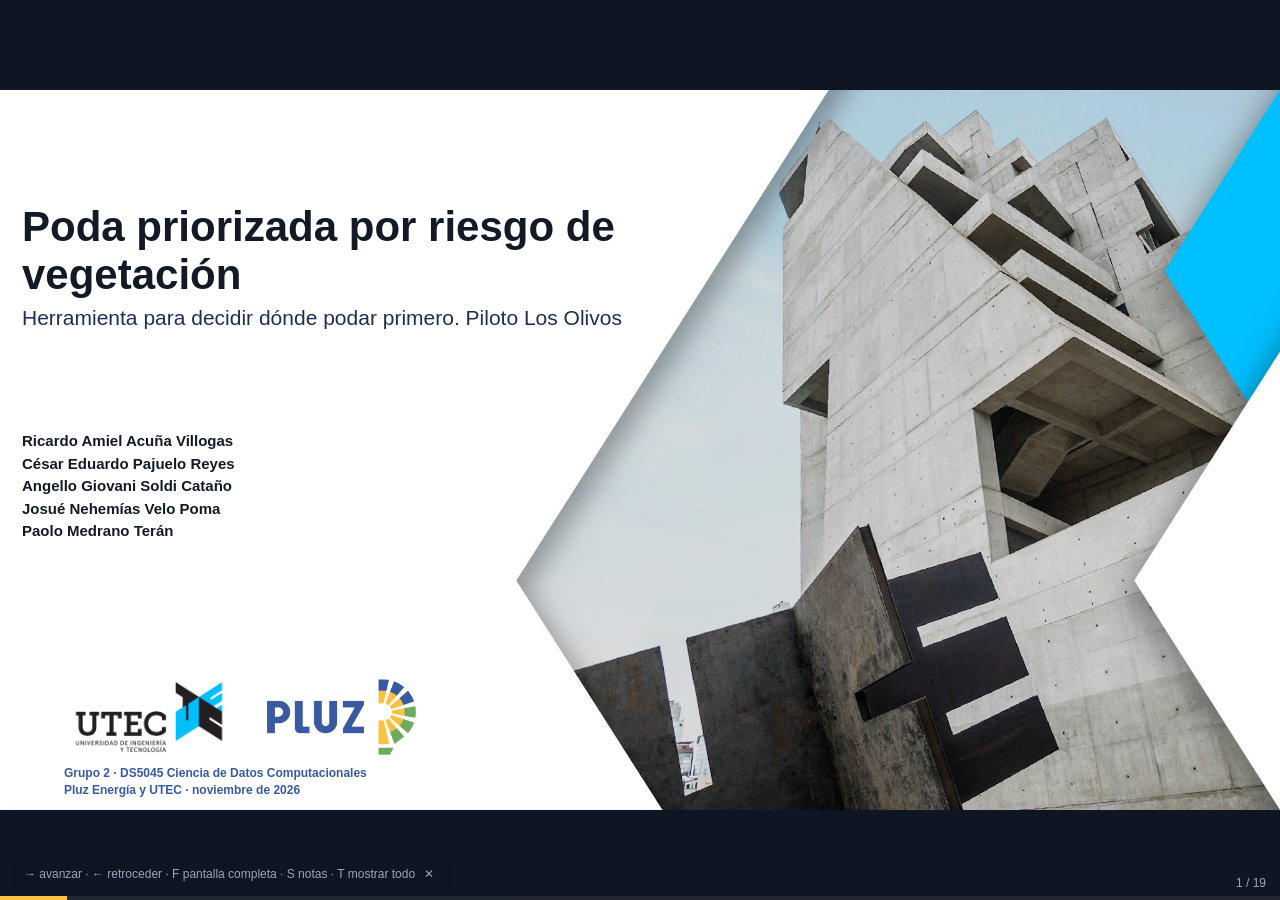
<file: presentacion/index.html>
<!doctype html>
<html lang="es"><head><meta charset="utf-8"><meta name="viewport" content="width=device-width, initial-scale=1">
<title>Presentación final Pluz</title><link rel="icon" href="assets/isotipo_utec.png"><link rel="stylesheet" href="assets/estilos.css"></head>
<body><main class="escena"><section class="lamina portada" style="background-image:url(assets/portada_fondo.jpg)">
  <div class="t"><h1>Poda priorizada por riesgo de vegetación</h1><p>Herramienta para decidir dónde podar primero. Piloto Los Olivos</p></div>
  <div class="equipo">Ricardo Amiel Acuña Villogas<br>César Eduardo Pajuelo Reyes<br>Angello Giovani Soldi Cataño<br>Josué Nehemías Velo Poma<br>Paolo Medrano Terán</div>
  <div class="logos"><img src="assets/logo_utec.png" alt="UTEC"><img src="assets/logo_pluz.png" alt="Pluz Energía"></div>
  <div class="pie">Grupo 2 · DS5045 Ciencia de Datos Computacionales<br>Pluz Energía y UTEC · noviembre de 2026</div>
  <template class="nota">10 s. Buenos días, somos el grupo 2. Primero un pitch de tres minutos y luego los hallazgos y la demo.</template></section>
<section class="lamina pitch"><img class="isotipo" src="assets/isotipo_utec.png" alt=""><img class="trama" src="assets/trama.png" alt="">
    <div class="interior"><div class="etiqueta et-pitch">Pitch 1/13</div>
      <h1>1 de cada 5 cortes en la red aérea viene de la vegetación</h1><p class="sub">Datos de Pluz, enero de 2024 a agosto de 2026</p><div class="cuerpo">
    <div class="fila" style="gap:30px">
      <div class="col cifras-3" style="width:370px;gap:30px">
        <div class="numero xl  f"><b><span class="cuenta" data-valor="1328" data-dec="0" data-suf="" data-pre="">1328</span></b><span>cortes por vegetación o sin causa en red aérea</span></div>
        <div class="numero xl  f"><b><span class="cuenta" data-valor="13.6" data-dec="1" data-suf=" %" data-pre="">13,6 %</span></b><span>del SAIDI de toda la concesión</span></div>
        <div class="numero xl verde f"><b><span class="cuenta" data-valor="1.2" data-dec="1" data-suf=" millones" data-pre="">1,2 millones</span></b><span>de clientes en alimentadores que ya sufrieron cortes por vegetación</span></div>
      </div>
      <div class="fig f zoom" style="width:690px"><img src="assets/F01_concentracion.svg" alt=""></div>
    </div>
    <div class="nota-pie f">El 10 % de los alimentadores concentra la mitad de los cortes</div></div></div><template class="nota">30 s. De 6.423 interrupciones, 1.328 son por vegetación o sin causa en red aérea: una de cada cinco, con el 13,6 % del SAIDI. De los alimentadores que ya sufrieron esos cortes dependen 1,2 millones de clientes. Y los cortes están concentrados: el 10 % de los alimentadores tiene la mitad.</template></section>
<section class="lamina pitch"><img class="isotipo" src="assets/isotipo_utec.png" alt=""><img class="trama" src="assets/trama.png" alt="">
    <div class="interior"><div class="etiqueta et-pitch">Pitch 2/13</div>
      <h1>Hoy se poda por calendario o después del corte</h1><div class="cuerpo">
    <div class="fila" style="margin-top:8px">
      <div class="caja c-hueso f izq grande-caja" style="flex:1"><h3>Cómo se decide hoy</h3>
        <ul class="vin xl lista-foco"><li class="f">Calendario fijo</li><li class="f">Reacción al corte</li><li class="f">Revisión manual, conexión por conexión</li></ul></div>
      <div class="caja c-rojocl f grande-caja" style="flex:1"><h3 style="color:var(--rojo)">Qué produce</h3>
        <ul class="vin xl lista-foco"><li class="f">Podas tardías o innecesarias</li><li class="f">Cuadrillas sin prioridad</li><li class="f">SAIDI que se podía evitar</li></ul></div>
    </div>
    <div class="nota-pie f">Podar antes de que la rama toque el cable</div></div></div><template class="nota">25 s. Hoy se poda por calendario o después del corte. Resultado: podas tardías, cuadrillas sin prioridad y SAIDI que se podía evitar.</template></section>
<section class="lamina pitch"><img class="isotipo" src="assets/isotipo_utec.png" alt=""><img class="trama" src="assets/trama.png" alt="">
    <div class="interior"><div class="etiqueta et-pitch">Pitch 3/13</div>
      <h1>Una lista que dice dónde podar primero</h1><div class="cuerpo">
    <div class="flujo"><div class="paso c-acento f izq">Datos de Pluz</div><span class="flecha f">➜</span><div class="paso c-verde f izq">Riesgo a 3 meses</div><span class="flecha f">➜</span><div class="paso c-oscuro f izq">Índice de 0 a 100</div><span class="flecha f">➜</span><div class="paso c-acento f izq">Plan en el mapa</div></div>
    <div class="f zoom" style="text-align:center;margin-top:16px"><img src="assets/H00_herramienta_inicio.png" style="height:470px;border:1px solid var(--borde);border-radius:8px"></div></div></div><template class="nota">30 s. Nuestra idea: una lista que dice dónde podar primero. Toma los datos de Pluz, estima el riesgo a tres meses, lo combina en un índice y lo pone en un mapa.</template></section>
<section class="lamina pitch"><img class="isotipo" src="assets/isotipo_utec.png" alt=""><img class="trama" src="assets/trama.png" alt="">
    <div class="interior"><div class="etiqueta et-pitch">Pitch 4/13</div>
      <h1>Qué cambia para Pluz</h1><div class="cuerpo">
    <div class="tabla-antes xl"><div></div><div class="cab" style="color:var(--gris)">Hoy</div><div class="cab" style="color:var(--acento)">Con la herramienta</div>
    <div class="k f" data-o="0">Dónde mirar</div><div class="a f" data-o="0">Recorrer la red</div><div class="b f" data-o="0">Lista en un mapa</div><div class="k f" data-o="1">Criterio</div><div class="a f" data-o="1">Experiencia de cada uno</div><div class="b f" data-o="1">Cuatro criterios explícitos</div><div class="k f" data-o="2">Tamaño del plan</div><div class="a f" data-o="2">A ciegas</div><div class="b f" data-o="2">Ajustado a las cuadrillas</div><div class="k f" data-o="3">Actualización</div><div class="a f" data-o="3">Manual</div><div class="b f" data-o="3">Semanal y automática</div></div></div></div><template class="nota">25 s. Qué cambia: de recorrer la red a una lista en un mapa, de la experiencia de cada uno a criterios explícitos, un plan ajustado a las cuadrillas y actualización semanal.</template></section>
<section class="lamina pitch"><img class="isotipo" src="assets/isotipo_utec.png" alt=""><img class="trama" src="assets/trama.png" alt="">
    <div class="interior"><div class="etiqueta et-pitch">Pitch 5/13</div>
      <h1>Más de la mitad del SAIDI por vegetación era evitable</h1><p class="sub">Plan de mayo, contrastado con junio a agosto de 2026</p><div class="cuerpo">
    <div class="fila" style="justify-content:space-between">
      <div class="numero xl  f"><b><span class="cuenta" data-valor="57.111119701891255" data-dec="0" data-suf=" %" data-pre="">57 %</span></b><span>3,87 de 6,78 min, 8 distritos</span></div>
      <div class="numero xl verde f"><b><span class="cuenta" data-valor="1.6948300894498987" data-dec="1" data-suf="×" data-pre="">1,7×</span></b><span>más que podar al azar</span></div>
      <div class="numero xl oscuro f"><b><span class="cuenta" data-valor="73.78660628195843" data-dec="0" data-suf=" %" data-pre="">74 %</span></b><span>en Los Olivos, enero a mayo</span></div>
    </div>
    <div style="display:flex;justify-content:center;margin-top:12px"><div class="fig f zoom" style="width:860px"><img src="assets/F08_impacto.svg" alt=""><div class="marca f" style="left:1%;top:1%;width:49%;height:98%"></div></div></div></div></div><template class="nota">40 s. Lo probamos sin mirar el futuro: con el plan de mayo, el 57 % del SAIDI por vegetación de junio a agosto estaba en alimentadores del plan, 1,7 veces lo que logra el azar. En Los Olivos, el 74 %. Es una reducción potencial, el techo de lo evitable.</template></section>
<section class="lamina presentacion"><img class="isotipo" src="assets/isotipo_utec.png" alt=""><img class="trama" src="assets/trama.png" alt="">
    <div class="interior"><div class="etiqueta et-presentacion">Presentación 6/13</div>
      <h1>Equipo del proyecto</h1><div class="cuerpo"><div class="org" style="margin-top:10px">
    <div class="fila f" style="justify-content:space-between">
      <div class="nodo c-oscuro" style="width:460px"><b>Pluz Energía · Responsable del proyecto</b><span>Jhon Flores Bardales<br>Coordinador Mantenimiento Distribución</span></div>
      <div class="nodo c-gris" style="width:350px"><b>UTEC</b><span>Prof. Edson Luque · Colaboratorio</span></div></div>
    <div class="f" style="display:flex;justify-content:center;margin:16px 0"><div class="nodo c-acento" style="width:420px"><b>Ricardo Amiel Acuña Villogas</b><span>Líder de proyecto y enlace con Pluz</span></div></div>
    <div class="fila f"><div class="rol" style="flex:1"><b>César Eduardo Pajuelo Reyes</b><i>Datos y visualización</i></div><div class="rol" style="flex:1"><b>Angello Giovani Soldi Cataño</b><i>Integración y exploración</i></div><div class="rol" style="flex:1"><b>Josué Nehemías Velo Poma</b><i>Ciencia de datos y ML</i></div><div class="rol" style="flex:1"><b>Paolo Medrano Terán</b><i>Analista de negocio</i></div></div>
    <div class="f" style="margin-top:26px"><div style="font-weight:bold;font-size:19px;color:var(--acento-os);margin-bottom:10px">Quién usa el resultado en Pluz</div>
      <div class="fila"><div class="caja c-clara" style="flex:1;text-align:center"><h3 style="font-size:18px;color:var(--acento-os)">Planificación de mantenimiento</h3><p style="font-size:16px">Usuario clave</p></div><div class="caja c-clara" style="flex:1;text-align:center"><h3 style="font-size:18px;color:var(--acento-os)">Contratistas: Dominion, Cobra, Lari y PA</h3><p style="font-size:16px">Ejecutan la poda</p></div><div class="caja c-clara" style="flex:1;text-align:center"><h3 style="font-size:18px;color:var(--acento-os)">Centro de control y operaciones</h3><p style="font-size:16px">Usa el resultado</p></div></div></div>
  </div></div></div><template class="nota">20 s. En Pluz, el responsable es Jhon Flores Bardales. Planificación usa el plan, los contratistas lo ejecutan y el centro de control sigue el SAIDI. Somos un líder y cuatro roles.</template></section>
<section class="lamina presentacion"><img class="isotipo" src="assets/isotipo_utec.png" alt=""><img class="trama" src="assets/trama.png" alt="">
    <div class="interior"><div class="etiqueta et-presentacion">Presentación 7/13</div>
      <h1>Lo que encontramos en los datos</h1><div class="cuerpo">
    <div class="fig f zoom" style="width:1090px;margin-top:10px"><img src="assets/F09_hallazgos.svg" alt=""><div class="marca f" style="left:0%;top:0%;width:33%;height:100%"></div><div class="marca f" style="left:34%;top:0%;width:32%;height:100%"></div><div class="marca f" style="left:67%;top:0%;width:33%;height:100%"></div></div>
    <div class="nota-pie f">Por eso el modelo cuenta los cortes sin causa en red aérea y mira el historial de cada alimentador</div></div></div><template class="nota">50 s. Tres hallazgos. Los cortes por vegetación tardan 47 % más en reponerse. Por cada corte confirmado hay cinco sin causa en red aérea: por eso los contamos. Y donde ya hubo vegetación, vuelve: el riesgo pasa de 7 % a 29 %.</template></section>
<section class="lamina presentacion"><img class="isotipo" src="assets/isotipo_utec.png" alt=""><img class="trama" src="assets/trama.png" alt="">
    <div class="interior"><div class="etiqueta et-presentacion">Presentación 8/13</div>
      <h1>Cómo funciona la solución</h1><div class="cuerpo">
    <div class="diagrama">
      <div class="col f izq" style="width:300px;gap:12px"><div class="mini">Cuatro señales</div>
        <div class="bloque c-acento">Memoria de vegetación</div><div class="bloque c-verde">Vegetación reciente</div><div class="bloque c-oscuro">Fragilidad del circuito</div><div class="bloque c-gris">Temporada</div></div>
      <span class="flecha f">➜</span>
      <div class="col" style="width:250px;gap:22px">
        <div class="bloque alto c-acento f"><small>Modelo</small>Riesgo de corte a 3 meses</div>
        <div class="bloque alto c-amarillo f">Tiempo sin poda<br>SAIDI<br>Clientes</div></div>
      <span class="flecha f">➜</span>
      <div class="bloque alto c-oscuro f" style="width:190px">Índice<small>de 0 a 100</small></div>
      <span class="flecha f">➜</span>
      <div class="bloque alto c-verde f" style="width:190px">Plan<small>en el mapa</small></div>
    </div>
    <div class="nota-pie f">Índice = 40 % riesgo + 20 % tiempo sin poda + 20 % SAIDI + 20 % clientes</div></div></div><template class="nota">45 s. Cuatro señales alimentan el modelo, que da el riesgo de corte a tres meses. El índice suma tiempo sin poda, SAIDI y clientes, y el resultado es el plan en el mapa.</template></section>
<section class="lamina presentacion"><img class="isotipo" src="assets/isotipo_utec.png" alt=""><img class="trama" src="assets/trama.png" alt="">
    <div class="interior"><div class="etiqueta et-presentacion">Presentación 9/13</div>
      <h1>Cómo decide el modelo</h1><p class="sub">Riesgo de un alimentador típico al mover una sola señal</p><div class="cuerpo">
    <div class="fig f zoom" style="width:1090px"><img src="assets/F05_efectos.svg" alt=""><div class="marca f" style="left:51%;top:2%;width:24%;height:96%"></div><div class="marca f" style="left:3%;top:2%;width:47%;height:96%"></div></div>
    <div style="margin-top:12px"><ul class="vin lista-foco xl"><li class="f"><b>Más interrupciones o más cortes por vegetación: </b>siempre más riesgo.</li><li class="f"><b>La temporada </b>casi no cambia el riesgo en Lima.</li></ul></div></div></div><template class="nota">40 s. Así decide: al subir las interrupciones o los cortes por vegetación, el riesgo siempre sube. La temporada casi no cambia en Lima. Si preguntan por las dos señales de vegetación: son dos ventanas de la misma señal, con correlación 0,87 y VIF 4,3, bajo el umbral de 5; se leen juntas.</template></section>
<section class="lamina demo"><img class="isotipo" src="assets/isotipo_utec.png" alt=""><img class="trama" src="assets/trama.png" alt="">
    <div class="interior"><div class="etiqueta et-demo">Demo</div>
      <h1>Demo: la herramienta en un minuto y medio</h1><div class="cuerpo">
    <div class="fila" style="gap:24px">
      <div class="f zoom" style="width:860px"><video class="video-demo" src="../docs/Demo_Herramienta_Poda_Pluz.mp4" poster="assets/demo_portada.png" controls preload="metadata" playsinline></video></div>
      <div class="col" style="flex:1;align-items:center;gap:10px;padding-top:10px">
        <img class="qr f zoom" src="assets/qr.png" style="width:200px" alt="Código QR de la herramienta">
        <b class="f" style="font-size:18px">Escanee para abrirla</b><span class="f" style="color:var(--gris)">Sin instalar nada</span>
      </div></div>
    <a class="enlace f" href="https://ricardoamiel.github.io/CDC-Pluz-Poda/" target="_blank" rel="noopener" style="margin-top:14px">https://ricardoamiel.github.io/CDC-Pluz-Poda/</a></div></div><template class="nota">1 min 40 s. Demo: cómo se ingresa, el plan, el mapa con postes y satelital, el tamaño del plan, el detalle, la búsqueda, la descarga, la comparación de distritos y la carga semanal.</template></section>
<section class="lamina presentacion"><img class="isotipo" src="assets/isotipo_utec.png" alt=""><img class="trama" src="assets/trama.png" alt="">
    <div class="interior"><div class="etiqueta et-presentacion">Presentación 10/13</div>
      <h1>Beneficio: 57 % del SAIDI por vegetación era evitable</h1><p class="sub">Plan de mayo frente a lo ocurrido de junio a agosto</p><div class="cuerpo">
    <div class="fila" style="gap:30px"><div class="fig f zoom" style="width:680px"><img src="assets/F03_control_acumulado.svg" alt=""><div class="marca f" style="left:84%;top:42%;width:10%;height:15%"></div></div>
    <div class="col" style="flex:1;gap:34px;padding-top:24px">
      <div class="numero xl  f"><b><span class="cuenta" data-valor="3.8739135995360607" data-dec="2" data-suf=" min" data-pre="">3,87 min</span></b><span>de 6,78 min, en los 8 distritos</span></div>
      <div class="numero xl verde f"><b><span class="cuenta" data-valor="1.6948300894498987" data-dec="1" data-suf="×" data-pre="">1,7×</span></b><span>más que podar al azar</span></div>
      <div class="numero xl oscuro f"><b>32 de 60</b><span>cortes dentro del plan</span></div>
    </div></div></div></div><template class="nota">50 s. Beneficio: con el plan de mayo, 3,87 de 6,78 minutos de SAIDI por vegetación de junio a agosto eran evitables, 1,7 veces el azar. Si preguntan por la regla por historial, está en el anexo A1.</template></section>
<section class="lamina presentacion"><img class="isotipo" src="assets/isotipo_utec.png" alt=""><img class="trama" src="assets/trama.png" alt="">
    <div class="interior"><div class="etiqueta et-presentacion">Presentación 11/13</div>
      <h1>Supera al azar en 6 de los 8 distritos</h1><p class="sub">Porcentaje del SAIDI por vegetación que el plan habría podido evitar</p><div class="cuerpo">
    <div class="fila" style="gap:26px"><div class="fig f zoom" style="width:780px"><img src="assets/F04_control_distrito.svg" alt=""></div>
    <div style="flex:1;padding-top:30px"><ul class="vin lista-foco grande"><li class="f"><b>Ventanilla 77 %, </b>San Juan de Lurigancho 68 %, Callao 59 %.</li><li class="f"><b>Los Olivos </b>casi sin cortes en esos meses: 74 % de enero a mayo.</li></ul></div></div></div></div><template class="nota">40 s. Por distrito supera al azar en seis de ocho. Los Olivos casi no tuvo cortes en esos meses; de enero a mayo, el 74 %.</template></section>
<section class="lamina presentacion"><img class="isotipo" src="assets/isotipo_utec.png" alt=""><img class="trama" src="assets/trama.png" alt="">
    <div class="interior"><div class="etiqueta et-presentacion">Presentación 12/13</div>
      <h1>Avance y próximos pasos</h1><div class="cuerpo">
    <div class="f"><div class="mini" style="color:var(--verde)">6 de 6 sprints entregados</div>
      <div class="fila" style="gap:8px"><div class="sprint-chip"><small>Sprint 1</small>Datos</div><div class="sprint-chip"><small>Sprint 2</small>Hallazgos</div><div class="sprint-chip"><small>Sprint 3</small>Prototipo</div><div class="sprint-chip"><small>Sprint 4</small>8 sugerencias de Pluz</div><div class="sprint-chip"><small>Sprint 5</small>Carga semanal</div><div class="sprint-chip"><small>Sprint 6</small>Piloto y entrega</div></div></div>
    <div class="f" style="margin-top:30px"><div class="mini" style="color:var(--acento)">Lo que sigue, con Pluz</div>
      <div class="fila"><div class="caja c-clara" style="flex:1;min-height:140px"><h3 style="color:var(--acento-os);font-size:21px">Marcar cada poda</h3><p style="font-size:17px">preventiva o correctiva</p></div><div class="caja c-clara" style="flex:1;min-height:140px"><h3 style="color:var(--acento-os);font-size:21px">Validar en campo</h3><p style="font-size:17px">un trimestre con la lista</p></div><div class="caja c-clara" style="flex:1;min-height:140px"><h3 style="color:var(--acento-os);font-size:21px">En qué calle podar</h3><p style="font-size:17px">cuadra o avenida exacta</p></div><div class="caja c-clara" style="flex:1;min-height:140px"><h3 style="color:var(--acento-os);font-size:21px">Operar en Pluz</h3><p style="font-size:17px">en sus instalaciones</p></div></div></div>
    <div class="nota-pie f">Entregados: versión piloto, manual de usuario, documentación técnica e informe final</div></div></div><template class="nota">40 s. Los seis sprints están entregados. Lo que sigue, con Pluz: marcar cada poda, validar en campo, decir en qué calle podar y operar en sus instalaciones.</template></section>
<section class="lamina presentacion"><img class="isotipo" src="assets/isotipo_utec.png" alt=""><img class="trama" src="assets/trama.png" alt="">
    <div class="interior"><div class="etiqueta et-presentacion">Presentación 13/13</div>
      <h1>Gracias</h1><p class="sub">Preguntas y comentarios</p><div class="cuerpo">
    <div class="fila" style="gap:40px;align-items:center;margin-top:20px">
      <div class="col" style="flex:1">
        <div class="fila f" style="align-items:center"><b style="width:180px;font-size:18px">Herramienta</b><a class="enlace" style="flex:1;text-align:left" href="https://ricardoamiel.github.io/CDC-Pluz-Poda/" target="_blank" rel="noopener">https://ricardoamiel.github.io/CDC-Pluz-Poda/</a></div><div class="fila f" style="align-items:center"><b style="width:180px;font-size:18px">Benchmark</b><a class="enlace" style="flex:1;text-align:left" href="https://ricardoamiel.github.io/CDC-Pluz-Poda/benchmark/" target="_blank" rel="noopener">https://ricardoamiel.github.io/CDC-Pluz-Poda/benchmark/</a></div><div class="fila f" style="align-items:center"><b style="width:180px;font-size:18px">Carga semanal</b><a class="enlace" style="flex:1;text-align:left" href="https://ricardoamiel.github.io/CDC-Pluz-Poda/cargar/" target="_blank" rel="noopener">https://ricardoamiel.github.io/CDC-Pluz-Poda/cargar/</a></div><div class="fila f" style="align-items:center"><b style="width:180px;font-size:18px">Cómo lo hicimos</b><a class="enlace" style="flex:1;text-align:left" href="https://ricardoamiel.github.io/CDC-Pluz-Poda/proyecto/" target="_blank" rel="noopener">https://ricardoamiel.github.io/CDC-Pluz-Poda/proyecto/</a></div>
      </div>
      <img class="qr f zoom" src="assets/qr.png" style="width:230px" alt="Código QR de la herramienta"></div>
    <div class="cierre f zoom" style="margin-top:46px;font-size:40px">De podar por calendario a podar por riesgo.</div></div></div><template class="nota">Gracias. Quedamos atentos a sus preguntas.</template></section>
<section class="lamina anexo"><img class="isotipo" src="assets/isotipo_utec.png" alt=""><img class="trama" src="assets/trama.png" alt="">
    <div class="interior"><div class="etiqueta et-anexo">Anexo A1</div>
      <h1>¿Y si solo usamos la regla por historial?</h1><div class="cuerpo">
    <div class="fila" style="gap:26px">
      <div class="col" style="width:520px">
        <div class="caja c-hueso f izq"><h3 style="color:var(--acento-os)">La regla por historial</h3><p>Ordena los alimentadores por sus cortes por vegetación del último año y desempata con los de 2024 en adelante. Es lo que se haría con una hoja de cálculo.</p></div>
        <div class="f"><div style="font-weight:bold;margin-bottom:6px">De 99 alimentadores en los planes de los 8 distritos:</div>
          <div class="barra-reglas"><div class="ambos" style="width:73.73737373737374%">73 los eligen ambos</div><div class="dist" style="width:26.262626262626263%">26 distintos</div></div></div>
        <ul class="vin lista-foco "><li class="f"><b>Donde difieren, empatan: </b>0,59 frente a 0,53 min de SAIDI.</li><li class="f"><b>Ninguno llega al resto: </b>1,47 min (22 %) en alimentadores sin cortes por vegetación en el último año.</li></ul>
      </div>
      <div class="col" style="flex:1;gap:10px">
        <div class="f" style="font-weight:bold;font-size:20px;color:var(--verde)">Lo que la regla no hace y la herramienta sí</div>
        <div class="caja c-verdecl f"><h3 style="font-size:17px;color:var(--acento-os)">Pondera el impacto</h3><p style="font-size:15px">SAIDI, clientes y tiempo sin poda, no solo cortes.</p></div><div class="caja c-verdecl f"><h3 style="font-size:17px;color:var(--acento-os)">Da una probabilidad</h3><p style="font-size:15px">Calibrada y auditada cada semana.</p></div><div class="caja c-verdecl f"><h3 style="font-size:17px;color:var(--acento-os)">Se vigila sola</h3><p style="font-size:15px">Compara su orden con la regla y avisa.</p></div><div class="caja c-verdecl f"><h3 style="font-size:17px;color:var(--acento-os)">Puede crecer</h3><p style="font-size:15px">Con poda preventiva o correctiva y causas reetiquetadas.</p></div>
      </div></div>
    <div class="nota-pie f">La regla es el piso: si el modelo cae más de 10 puntos bajo ella, no se publica</div></div></div><template class="nota">Anexo. La regla ordena por cortes del último año. Plan y regla eligen 73 de 99 alimentadores y donde difieren empatan. La herramienta agrega impacto, una probabilidad auditada, vigilancia y capacidad de crecer; la regla queda como piso.</template></section>
<section class="lamina anexo"><img class="isotipo" src="assets/isotipo_utec.png" alt=""><img class="trama" src="assets/trama.png" alt="">
    <div class="interior"><div class="etiqueta et-anexo">Anexo A2</div>
      <h1>Cómo se separaron los datos</h1><p class="sub">Entrenamiento, separación y prueba, sin mirar el futuro</p><div class="cuerpo">
    <div class="fig f zoom" style="width:1090px"><img src="assets/F07_validacion.svg" alt=""></div>
    <div style="margin-top:16px"><ul class="vin lista-foco grande"><li class="f"><b>Objetivo: </b>al menos un corte por vegetación, o sin causa en red aérea, en los 3 meses siguientes, por alimentador.</li><li class="f"><b>Entrenamiento </b>con 2025; tres meses de separación para que ninguna ventana se cruce con la prueba.</li><li class="f"><b>Prueba 1: </b>enero a mayo de 2026, mes a mes. Prueba 2: plan de mayo frente a junio a agosto.</li></ul></div></div></div><template class="nota">Anexo. Entrenamiento con 2025, tres meses de separación y prueba de enero a mayo de 2026, más el piloto de control de junio a agosto.</template></section>
<section class="lamina anexo"><img class="isotipo" src="assets/isotipo_utec.png" alt=""><img class="trama" src="assets/trama.png" alt="">
    <div class="interior"><div class="etiqueta et-anexo">Anexo A3</div>
      <h1>Benchmark: ocho modelos con los mismos datos</h1><div class="cuerpo">
    <div class="fila" style="gap:26px"><div class="fig f zoom" style="width:700px"><img src="assets/F06_benchmark.svg" alt=""></div>
    <div style="flex:1;padding-top:20px"><ul class="vin lista-foco grande"><li class="f"><b>Ninguno supera a la regresión logística </b>en PR AUC.</li><li class="f"><b>Se queda la más simple: </b>calibrada y explicable.</li><li class="f"><b>Frente a la regla, </b>a la par: el techo está en los datos.</li></ul></div></div></div></div><template class="nota">Anexo. Ocho modelos con los mismos datos; ninguno supera a la regresión logística, que es la más simple y explicable.</template></section>
<section class="lamina anexo"><img class="isotipo" src="assets/isotipo_utec.png" alt=""><img class="trama" src="assets/trama.png" alt="">
    <div class="interior"><div class="etiqueta et-anexo">Anexo A4</div>
      <h1>Piloto de control mes a mes</h1><p class="sub">SAIDI por vegetación evitable con el plan de mayo, 8 distritos</p><div class="cuerpo">
    <div class="fila" style="gap:26px"><div class="fig f zoom" style="width:720px"><img src="assets/F02_control_mensual.svg" alt=""></div>
    <div style="flex:1;padding-top:10px"><ul class="vin lista-foco grande"><li class="f"><b>Supera al azar </b>en los tres meses.</li><li class="f"><b>Frente a la regla: </b>gana en agosto, empata en julio, pierde por poco en junio.</li><li class="f"><b>Agosto </b>llega al día 20.</li></ul></div></div></div></div><template class="nota">Anexo. Mes a mes, el plan supera al azar en los tres meses y empata con la regla.</template></section></main>
<div class="progreso"><span></span></div><div class="contador"></div><div class="notas"></div>
<div class="ayuda">→ avanzar · ← retroceder · F pantalla completa · S notas · T mostrar todo <button aria-label="Cerrar ayuda">✕</button></div>
<script src="assets/motor.js"></script></body></html>
</file>
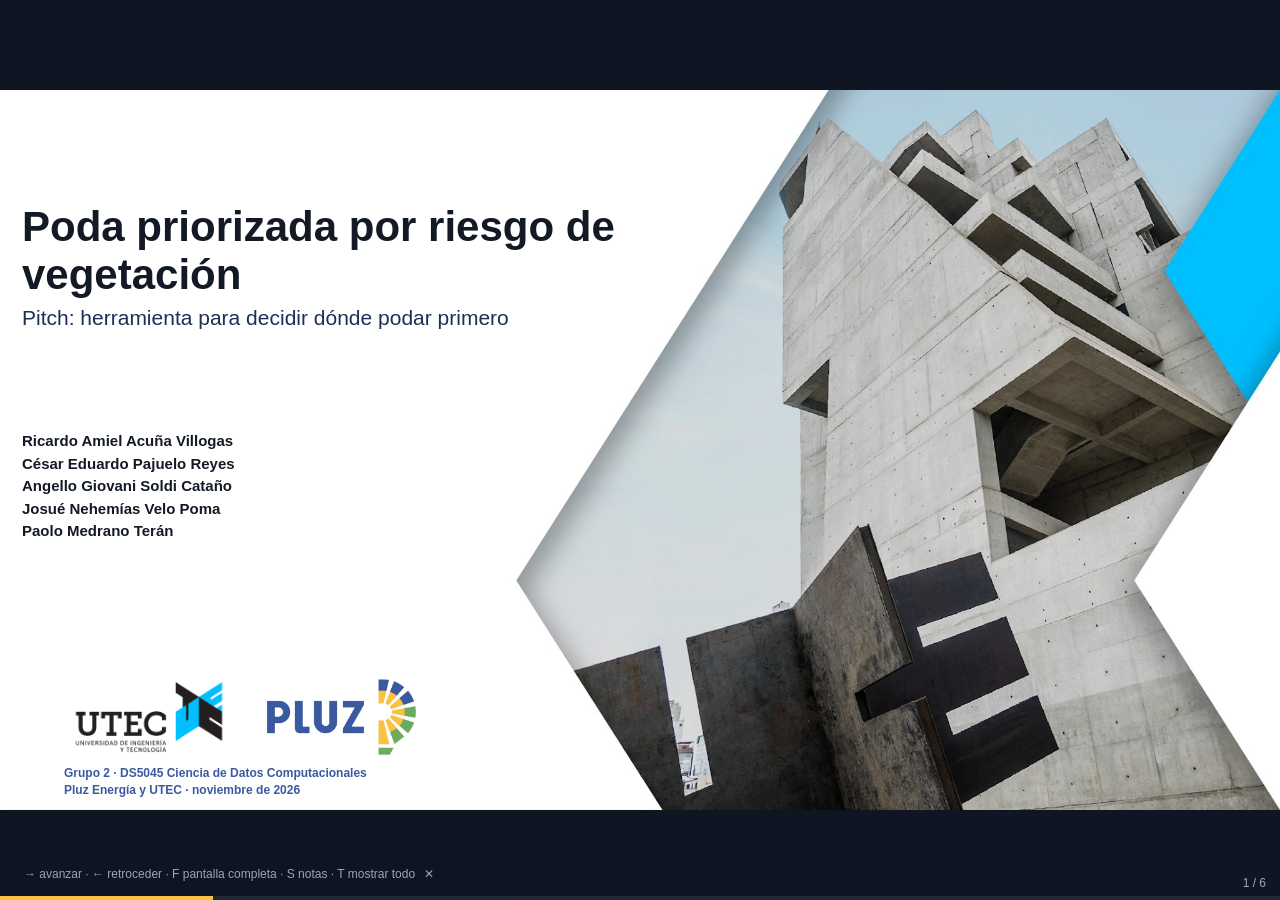
<file: presentacion/pitch.html>
<!doctype html>
<html lang="es"><head><meta charset="utf-8"><meta name="viewport" content="width=device-width, initial-scale=1">
<title>Pitch Pluz</title><link rel="icon" href="assets/isotipo_utec.png"><link rel="stylesheet" href="assets/estilos.css"></head>
<body><main class="escena"><section class="lamina portada" style="background-image:url(assets/portada_fondo.jpg)">
  <div class="t"><h1>Poda priorizada por riesgo de vegetación</h1><p>Pitch: herramienta para decidir dónde podar primero</p></div>
  <div class="equipo">Ricardo Amiel Acuña Villogas<br>César Eduardo Pajuelo Reyes<br>Angello Giovani Soldi Cataño<br>Josué Nehemías Velo Poma<br>Paolo Medrano Terán</div>
  <div class="logos"><img src="assets/logo_utec.png" alt="UTEC"><img src="assets/logo_pluz.png" alt="Pluz Energía"></div>
  <div class="pie">Grupo 2 · DS5045 Ciencia de Datos Computacionales<br>Pluz Energía y UTEC · noviembre de 2026</div>
  <template class="nota">10 s. Buenos días, somos el grupo 2. Primero un pitch de tres minutos y luego los hallazgos y la demo.</template></section>
<section class="lamina pitch"><img class="isotipo" src="assets/isotipo_utec.png" alt=""><img class="trama" src="assets/trama.png" alt="">
    <div class="interior"><div class="etiqueta et-pitch">Pitch 1/13</div>
      <h1>1 de cada 5 cortes en la red aérea viene de la vegetación</h1><p class="sub">Datos de Pluz, enero de 2024 a agosto de 2026</p><div class="cuerpo">
    <div class="fila" style="gap:30px">
      <div class="col cifras-3" style="width:370px;gap:30px">
        <div class="numero xl  f"><b><span class="cuenta" data-valor="1328" data-dec="0" data-suf="" data-pre="">1328</span></b><span>cortes por vegetación o sin causa en red aérea</span></div>
        <div class="numero xl  f"><b><span class="cuenta" data-valor="13.6" data-dec="1" data-suf=" %" data-pre="">13,6 %</span></b><span>del SAIDI de toda la concesión</span></div>
        <div class="numero xl verde f"><b><span class="cuenta" data-valor="1.2" data-dec="1" data-suf=" millones" data-pre="">1,2 millones</span></b><span>de clientes en alimentadores que ya sufrieron cortes por vegetación</span></div>
      </div>
      <div class="fig f zoom" style="width:690px"><img src="assets/F01_concentracion.svg" alt=""></div>
    </div>
    <div class="nota-pie f">El 10 % de los alimentadores concentra la mitad de los cortes</div></div></div><template class="nota">30 s. De 6.423 interrupciones, 1.328 son por vegetación o sin causa en red aérea: una de cada cinco, con el 13,6 % del SAIDI. De los alimentadores que ya sufrieron esos cortes dependen 1,2 millones de clientes. Y los cortes están concentrados: el 10 % de los alimentadores tiene la mitad.</template></section>
<section class="lamina pitch"><img class="isotipo" src="assets/isotipo_utec.png" alt=""><img class="trama" src="assets/trama.png" alt="">
    <div class="interior"><div class="etiqueta et-pitch">Pitch 2/13</div>
      <h1>Hoy se poda por calendario o después del corte</h1><div class="cuerpo">
    <div class="fila" style="margin-top:8px">
      <div class="caja c-hueso f izq grande-caja" style="flex:1"><h3>Cómo se decide hoy</h3>
        <ul class="vin xl lista-foco"><li class="f">Calendario fijo</li><li class="f">Reacción al corte</li><li class="f">Revisión manual, conexión por conexión</li></ul></div>
      <div class="caja c-rojocl f grande-caja" style="flex:1"><h3 style="color:var(--rojo)">Qué produce</h3>
        <ul class="vin xl lista-foco"><li class="f">Podas tardías o innecesarias</li><li class="f">Cuadrillas sin prioridad</li><li class="f">SAIDI que se podía evitar</li></ul></div>
    </div>
    <div class="nota-pie f">Podar antes de que la rama toque el cable</div></div></div><template class="nota">25 s. Hoy se poda por calendario o después del corte. Resultado: podas tardías, cuadrillas sin prioridad y SAIDI que se podía evitar.</template></section>
<section class="lamina pitch"><img class="isotipo" src="assets/isotipo_utec.png" alt=""><img class="trama" src="assets/trama.png" alt="">
    <div class="interior"><div class="etiqueta et-pitch">Pitch 3/13</div>
      <h1>Una lista que dice dónde podar primero</h1><div class="cuerpo">
    <div class="flujo"><div class="paso c-acento f izq">Datos de Pluz</div><span class="flecha f">➜</span><div class="paso c-verde f izq">Riesgo a 3 meses</div><span class="flecha f">➜</span><div class="paso c-oscuro f izq">Índice de 0 a 100</div><span class="flecha f">➜</span><div class="paso c-acento f izq">Plan en el mapa</div></div>
    <div class="f zoom" style="text-align:center;margin-top:16px"><img src="assets/H00_herramienta_inicio.png" style="height:470px;border:1px solid var(--borde);border-radius:8px"></div></div></div><template class="nota">30 s. Nuestra idea: una lista que dice dónde podar primero. Toma los datos de Pluz, estima el riesgo a tres meses, lo combina en un índice y lo pone en un mapa.</template></section>
<section class="lamina pitch"><img class="isotipo" src="assets/isotipo_utec.png" alt=""><img class="trama" src="assets/trama.png" alt="">
    <div class="interior"><div class="etiqueta et-pitch">Pitch 4/13</div>
      <h1>Qué cambia para Pluz</h1><div class="cuerpo">
    <div class="tabla-antes xl"><div></div><div class="cab" style="color:var(--gris)">Hoy</div><div class="cab" style="color:var(--acento)">Con la herramienta</div>
    <div class="k f" data-o="0">Dónde mirar</div><div class="a f" data-o="0">Recorrer la red</div><div class="b f" data-o="0">Lista en un mapa</div><div class="k f" data-o="1">Criterio</div><div class="a f" data-o="1">Experiencia de cada uno</div><div class="b f" data-o="1">Cuatro criterios explícitos</div><div class="k f" data-o="2">Tamaño del plan</div><div class="a f" data-o="2">A ciegas</div><div class="b f" data-o="2">Ajustado a las cuadrillas</div><div class="k f" data-o="3">Actualización</div><div class="a f" data-o="3">Manual</div><div class="b f" data-o="3">Semanal y automática</div></div></div></div><template class="nota">25 s. Qué cambia: de recorrer la red a una lista en un mapa, de la experiencia de cada uno a criterios explícitos, un plan ajustado a las cuadrillas y actualización semanal.</template></section>
<section class="lamina pitch"><img class="isotipo" src="assets/isotipo_utec.png" alt=""><img class="trama" src="assets/trama.png" alt="">
    <div class="interior"><div class="etiqueta et-pitch">Pitch 5/13</div>
      <h1>Más de la mitad del SAIDI por vegetación era evitable</h1><p class="sub">Plan de mayo, contrastado con junio a agosto de 2026</p><div class="cuerpo">
    <div class="fila" style="justify-content:space-between">
      <div class="numero xl  f"><b><span class="cuenta" data-valor="57.111119701891255" data-dec="0" data-suf=" %" data-pre="">57 %</span></b><span>3,87 de 6,78 min, 8 distritos</span></div>
      <div class="numero xl verde f"><b><span class="cuenta" data-valor="1.6948300894498987" data-dec="1" data-suf="×" data-pre="">1,7×</span></b><span>más que podar al azar</span></div>
      <div class="numero xl oscuro f"><b><span class="cuenta" data-valor="73.78660628195843" data-dec="0" data-suf=" %" data-pre="">74 %</span></b><span>en Los Olivos, enero a mayo</span></div>
    </div>
    <div style="display:flex;justify-content:center;margin-top:12px"><div class="fig f zoom" style="width:860px"><img src="assets/F08_impacto.svg" alt=""><div class="marca f" style="left:1%;top:1%;width:49%;height:98%"></div></div></div></div></div><template class="nota">40 s. Lo probamos sin mirar el futuro: con el plan de mayo, el 57 % del SAIDI por vegetación de junio a agosto estaba en alimentadores del plan, 1,7 veces lo que logra el azar. En Los Olivos, el 74 %. Es una reducción potencial, el techo de lo evitable.</template></section></main>
<div class="progreso"><span></span></div><div class="contador"></div><div class="notas"></div>
<div class="ayuda">→ avanzar · ← retroceder · F pantalla completa · S notas · T mostrar todo <button aria-label="Cerrar ayuda">✕</button></div>
<script src="assets/motor.js"></script></body></html>
</file>
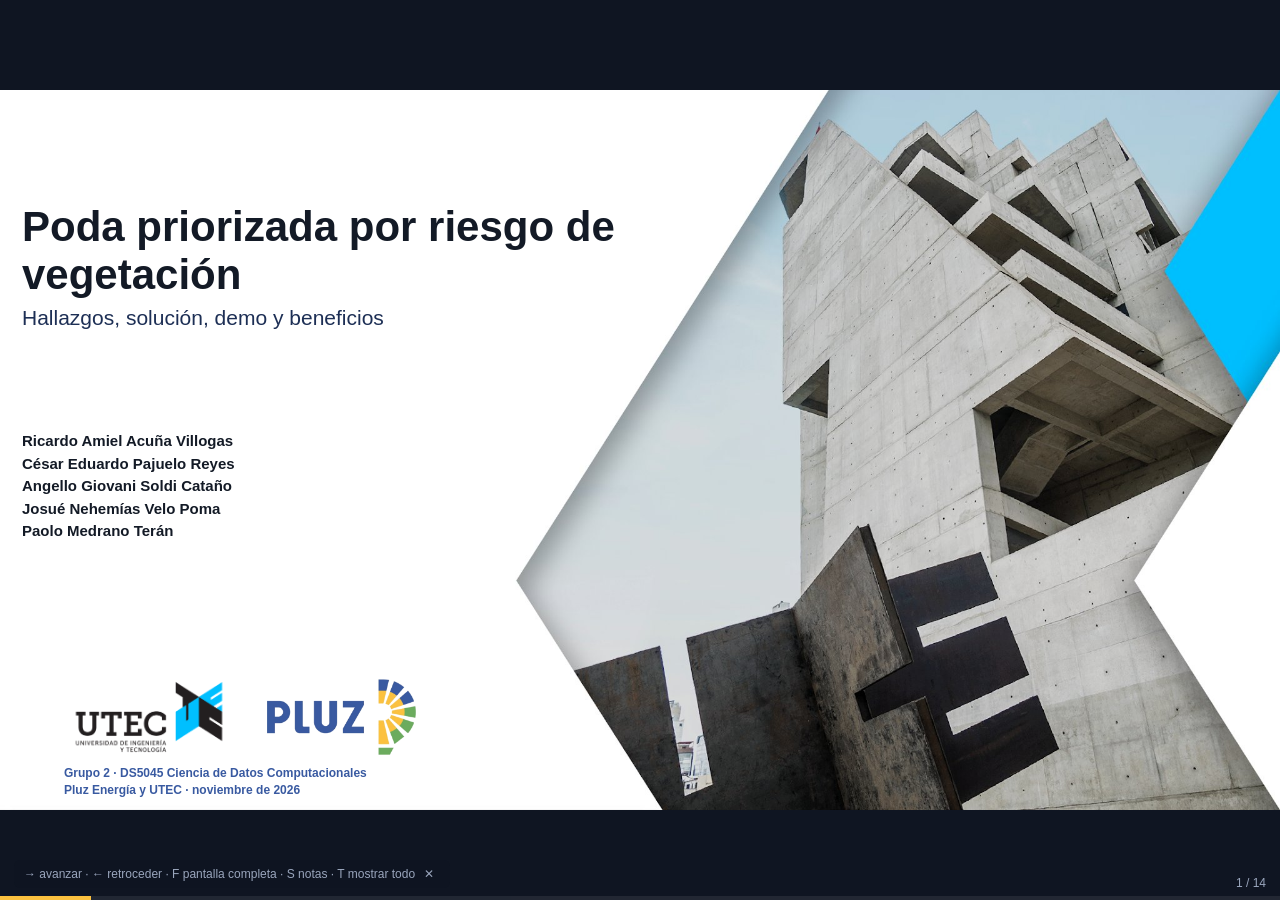
<file: presentacion/presentacion.html>
<!doctype html>
<html lang="es"><head><meta charset="utf-8"><meta name="viewport" content="width=device-width, initial-scale=1">
<title>Presentación Pluz</title><link rel="icon" href="assets/isotipo_utec.png"><link rel="stylesheet" href="assets/estilos.css"></head>
<body><main class="escena"><section class="lamina portada" style="background-image:url(assets/portada_fondo.jpg)">
  <div class="t"><h1>Poda priorizada por riesgo de vegetación</h1><p>Hallazgos, solución, demo y beneficios</p></div>
  <div class="equipo">Ricardo Amiel Acuña Villogas<br>César Eduardo Pajuelo Reyes<br>Angello Giovani Soldi Cataño<br>Josué Nehemías Velo Poma<br>Paolo Medrano Terán</div>
  <div class="logos"><img src="assets/logo_utec.png" alt="UTEC"><img src="assets/logo_pluz.png" alt="Pluz Energía"></div>
  <div class="pie">Grupo 2 · DS5045 Ciencia de Datos Computacionales<br>Pluz Energía y UTEC · noviembre de 2026</div>
  <template class="nota">10 s. Buenos días, somos el grupo 2. Primero un pitch de tres minutos y luego los hallazgos y la demo.</template></section>
<section class="lamina presentacion"><img class="isotipo" src="assets/isotipo_utec.png" alt=""><img class="trama" src="assets/trama.png" alt="">
    <div class="interior"><div class="etiqueta et-presentacion">Presentación 6/13</div>
      <h1>Equipo del proyecto</h1><div class="cuerpo"><div class="org" style="margin-top:10px">
    <div class="fila f" style="justify-content:space-between">
      <div class="nodo c-oscuro" style="width:460px"><b>Pluz Energía · Responsable del proyecto</b><span>Jhon Flores Bardales<br>Coordinador Mantenimiento Distribución</span></div>
      <div class="nodo c-gris" style="width:350px"><b>UTEC</b><span>Prof. Edson Luque · Colaboratorio</span></div></div>
    <div class="f" style="display:flex;justify-content:center;margin:16px 0"><div class="nodo c-acento" style="width:420px"><b>Ricardo Amiel Acuña Villogas</b><span>Líder de proyecto y enlace con Pluz</span></div></div>
    <div class="fila f"><div class="rol" style="flex:1"><b>César Eduardo Pajuelo Reyes</b><i>Datos y visualización</i></div><div class="rol" style="flex:1"><b>Angello Giovani Soldi Cataño</b><i>Integración y exploración</i></div><div class="rol" style="flex:1"><b>Josué Nehemías Velo Poma</b><i>Ciencia de datos y ML</i></div><div class="rol" style="flex:1"><b>Paolo Medrano Terán</b><i>Analista de negocio</i></div></div>
    <div class="f" style="margin-top:26px"><div style="font-weight:bold;font-size:19px;color:var(--acento-os);margin-bottom:10px">Quién usa el resultado en Pluz</div>
      <div class="fila"><div class="caja c-clara" style="flex:1;text-align:center"><h3 style="font-size:18px;color:var(--acento-os)">Planificación de mantenimiento</h3><p style="font-size:16px">Usuario clave</p></div><div class="caja c-clara" style="flex:1;text-align:center"><h3 style="font-size:18px;color:var(--acento-os)">Contratistas: Dominion, Cobra, Lari y PA</h3><p style="font-size:16px">Ejecutan la poda</p></div><div class="caja c-clara" style="flex:1;text-align:center"><h3 style="font-size:18px;color:var(--acento-os)">Centro de control y operaciones</h3><p style="font-size:16px">Usa el resultado</p></div></div></div>
  </div></div></div><template class="nota">20 s. En Pluz, el responsable es Jhon Flores Bardales. Planificación usa el plan, los contratistas lo ejecutan y el centro de control sigue el SAIDI. Somos un líder y cuatro roles.</template></section>
<section class="lamina presentacion"><img class="isotipo" src="assets/isotipo_utec.png" alt=""><img class="trama" src="assets/trama.png" alt="">
    <div class="interior"><div class="etiqueta et-presentacion">Presentación 7/13</div>
      <h1>Lo que encontramos en los datos</h1><div class="cuerpo">
    <div class="fig f zoom" style="width:1090px;margin-top:10px"><img src="assets/F09_hallazgos.svg" alt=""><div class="marca f" style="left:0%;top:0%;width:33%;height:100%"></div><div class="marca f" style="left:34%;top:0%;width:32%;height:100%"></div><div class="marca f" style="left:67%;top:0%;width:33%;height:100%"></div></div>
    <div class="nota-pie f">Por eso el modelo cuenta los cortes sin causa en red aérea y mira el historial de cada alimentador</div></div></div><template class="nota">50 s. Tres hallazgos. Los cortes por vegetación tardan 47 % más en reponerse. Por cada corte confirmado hay cinco sin causa en red aérea: por eso los contamos. Y donde ya hubo vegetación, vuelve: el riesgo pasa de 7 % a 29 %.</template></section>
<section class="lamina presentacion"><img class="isotipo" src="assets/isotipo_utec.png" alt=""><img class="trama" src="assets/trama.png" alt="">
    <div class="interior"><div class="etiqueta et-presentacion">Presentación 8/13</div>
      <h1>Cómo funciona la solución</h1><div class="cuerpo">
    <div class="diagrama">
      <div class="col f izq" style="width:300px;gap:12px"><div class="mini">Cuatro señales</div>
        <div class="bloque c-acento">Memoria de vegetación</div><div class="bloque c-verde">Vegetación reciente</div><div class="bloque c-oscuro">Fragilidad del circuito</div><div class="bloque c-gris">Temporada</div></div>
      <span class="flecha f">➜</span>
      <div class="col" style="width:250px;gap:22px">
        <div class="bloque alto c-acento f"><small>Modelo</small>Riesgo de corte a 3 meses</div>
        <div class="bloque alto c-amarillo f">Tiempo sin poda<br>SAIDI<br>Clientes</div></div>
      <span class="flecha f">➜</span>
      <div class="bloque alto c-oscuro f" style="width:190px">Índice<small>de 0 a 100</small></div>
      <span class="flecha f">➜</span>
      <div class="bloque alto c-verde f" style="width:190px">Plan<small>en el mapa</small></div>
    </div>
    <div class="nota-pie f">Índice = 40 % riesgo + 20 % tiempo sin poda + 20 % SAIDI + 20 % clientes</div></div></div><template class="nota">45 s. Cuatro señales alimentan el modelo, que da el riesgo de corte a tres meses. El índice suma tiempo sin poda, SAIDI y clientes, y el resultado es el plan en el mapa.</template></section>
<section class="lamina presentacion"><img class="isotipo" src="assets/isotipo_utec.png" alt=""><img class="trama" src="assets/trama.png" alt="">
    <div class="interior"><div class="etiqueta et-presentacion">Presentación 9/13</div>
      <h1>Cómo decide el modelo</h1><p class="sub">Riesgo de un alimentador típico al mover una sola señal</p><div class="cuerpo">
    <div class="fig f zoom" style="width:1090px"><img src="assets/F05_efectos.svg" alt=""><div class="marca f" style="left:51%;top:2%;width:24%;height:96%"></div><div class="marca f" style="left:3%;top:2%;width:47%;height:96%"></div></div>
    <div style="margin-top:12px"><ul class="vin lista-foco xl"><li class="f"><b>Más interrupciones o más cortes por vegetación: </b>siempre más riesgo.</li><li class="f"><b>La temporada </b>casi no cambia el riesgo en Lima.</li></ul></div></div></div><template class="nota">40 s. Así decide: al subir las interrupciones o los cortes por vegetación, el riesgo siempre sube. La temporada casi no cambia en Lima. Si preguntan por las dos señales de vegetación: son dos ventanas de la misma señal, con correlación 0,87 y VIF 4,3, bajo el umbral de 5; se leen juntas.</template></section>
<section class="lamina demo"><img class="isotipo" src="assets/isotipo_utec.png" alt=""><img class="trama" src="assets/trama.png" alt="">
    <div class="interior"><div class="etiqueta et-demo">Demo</div>
      <h1>Demo: la herramienta en un minuto y medio</h1><div class="cuerpo">
    <div class="fila" style="gap:24px">
      <div class="f zoom" style="width:860px"><video class="video-demo" src="../docs/Demo_Herramienta_Poda_Pluz.mp4" poster="assets/demo_portada.png" controls preload="metadata" playsinline></video></div>
      <div class="col" style="flex:1;align-items:center;gap:10px;padding-top:10px">
        <img class="qr f zoom" src="assets/qr.png" style="width:200px" alt="Código QR de la herramienta">
        <b class="f" style="font-size:18px">Escanee para abrirla</b><span class="f" style="color:var(--gris)">Sin instalar nada</span>
      </div></div>
    <a class="enlace f" href="https://ricardoamiel.github.io/CDC-Pluz-Poda/" target="_blank" rel="noopener" style="margin-top:14px">https://ricardoamiel.github.io/CDC-Pluz-Poda/</a></div></div><template class="nota">1 min 40 s. Demo: cómo se ingresa, el plan, el mapa con postes y satelital, el tamaño del plan, el detalle, la búsqueda, la descarga, la comparación de distritos y la carga semanal.</template></section>
<section class="lamina presentacion"><img class="isotipo" src="assets/isotipo_utec.png" alt=""><img class="trama" src="assets/trama.png" alt="">
    <div class="interior"><div class="etiqueta et-presentacion">Presentación 10/13</div>
      <h1>Beneficio: 57 % del SAIDI por vegetación era evitable</h1><p class="sub">Plan de mayo frente a lo ocurrido de junio a agosto</p><div class="cuerpo">
    <div class="fila" style="gap:30px"><div class="fig f zoom" style="width:680px"><img src="assets/F03_control_acumulado.svg" alt=""><div class="marca f" style="left:84%;top:42%;width:10%;height:15%"></div></div>
    <div class="col" style="flex:1;gap:34px;padding-top:24px">
      <div class="numero xl  f"><b><span class="cuenta" data-valor="3.8739135995360607" data-dec="2" data-suf=" min" data-pre="">3,87 min</span></b><span>de 6,78 min, en los 8 distritos</span></div>
      <div class="numero xl verde f"><b><span class="cuenta" data-valor="1.6948300894498987" data-dec="1" data-suf="×" data-pre="">1,7×</span></b><span>más que podar al azar</span></div>
      <div class="numero xl oscuro f"><b>32 de 60</b><span>cortes dentro del plan</span></div>
    </div></div></div></div><template class="nota">50 s. Beneficio: con el plan de mayo, 3,87 de 6,78 minutos de SAIDI por vegetación de junio a agosto eran evitables, 1,7 veces el azar. Si preguntan por la regla por historial, está en el anexo A1.</template></section>
<section class="lamina presentacion"><img class="isotipo" src="assets/isotipo_utec.png" alt=""><img class="trama" src="assets/trama.png" alt="">
    <div class="interior"><div class="etiqueta et-presentacion">Presentación 11/13</div>
      <h1>Supera al azar en 6 de los 8 distritos</h1><p class="sub">Porcentaje del SAIDI por vegetación que el plan habría podido evitar</p><div class="cuerpo">
    <div class="fila" style="gap:26px"><div class="fig f zoom" style="width:780px"><img src="assets/F04_control_distrito.svg" alt=""></div>
    <div style="flex:1;padding-top:30px"><ul class="vin lista-foco grande"><li class="f"><b>Ventanilla 77 %, </b>San Juan de Lurigancho 68 %, Callao 59 %.</li><li class="f"><b>Los Olivos </b>casi sin cortes en esos meses: 74 % de enero a mayo.</li></ul></div></div></div></div><template class="nota">40 s. Por distrito supera al azar en seis de ocho. Los Olivos casi no tuvo cortes en esos meses; de enero a mayo, el 74 %.</template></section>
<section class="lamina presentacion"><img class="isotipo" src="assets/isotipo_utec.png" alt=""><img class="trama" src="assets/trama.png" alt="">
    <div class="interior"><div class="etiqueta et-presentacion">Presentación 12/13</div>
      <h1>Avance y próximos pasos</h1><div class="cuerpo">
    <div class="f"><div class="mini" style="color:var(--verde)">6 de 6 sprints entregados</div>
      <div class="fila" style="gap:8px"><div class="sprint-chip"><small>Sprint 1</small>Datos</div><div class="sprint-chip"><small>Sprint 2</small>Hallazgos</div><div class="sprint-chip"><small>Sprint 3</small>Prototipo</div><div class="sprint-chip"><small>Sprint 4</small>8 sugerencias de Pluz</div><div class="sprint-chip"><small>Sprint 5</small>Carga semanal</div><div class="sprint-chip"><small>Sprint 6</small>Piloto y entrega</div></div></div>
    <div class="f" style="margin-top:30px"><div class="mini" style="color:var(--acento)">Lo que sigue, con Pluz</div>
      <div class="fila"><div class="caja c-clara" style="flex:1;min-height:140px"><h3 style="color:var(--acento-os);font-size:21px">Marcar cada poda</h3><p style="font-size:17px">preventiva o correctiva</p></div><div class="caja c-clara" style="flex:1;min-height:140px"><h3 style="color:var(--acento-os);font-size:21px">Validar en campo</h3><p style="font-size:17px">un trimestre con la lista</p></div><div class="caja c-clara" style="flex:1;min-height:140px"><h3 style="color:var(--acento-os);font-size:21px">En qué calle podar</h3><p style="font-size:17px">cuadra o avenida exacta</p></div><div class="caja c-clara" style="flex:1;min-height:140px"><h3 style="color:var(--acento-os);font-size:21px">Operar en Pluz</h3><p style="font-size:17px">en sus instalaciones</p></div></div></div>
    <div class="nota-pie f">Entregados: versión piloto, manual de usuario, documentación técnica e informe final</div></div></div><template class="nota">40 s. Los seis sprints están entregados. Lo que sigue, con Pluz: marcar cada poda, validar en campo, decir en qué calle podar y operar en sus instalaciones.</template></section>
<section class="lamina presentacion"><img class="isotipo" src="assets/isotipo_utec.png" alt=""><img class="trama" src="assets/trama.png" alt="">
    <div class="interior"><div class="etiqueta et-presentacion">Presentación 13/13</div>
      <h1>Gracias</h1><p class="sub">Preguntas y comentarios</p><div class="cuerpo">
    <div class="fila" style="gap:40px;align-items:center;margin-top:20px">
      <div class="col" style="flex:1">
        <div class="fila f" style="align-items:center"><b style="width:180px;font-size:18px">Herramienta</b><a class="enlace" style="flex:1;text-align:left" href="https://ricardoamiel.github.io/CDC-Pluz-Poda/" target="_blank" rel="noopener">https://ricardoamiel.github.io/CDC-Pluz-Poda/</a></div><div class="fila f" style="align-items:center"><b style="width:180px;font-size:18px">Benchmark</b><a class="enlace" style="flex:1;text-align:left" href="https://ricardoamiel.github.io/CDC-Pluz-Poda/benchmark/" target="_blank" rel="noopener">https://ricardoamiel.github.io/CDC-Pluz-Poda/benchmark/</a></div><div class="fila f" style="align-items:center"><b style="width:180px;font-size:18px">Carga semanal</b><a class="enlace" style="flex:1;text-align:left" href="https://ricardoamiel.github.io/CDC-Pluz-Poda/cargar/" target="_blank" rel="noopener">https://ricardoamiel.github.io/CDC-Pluz-Poda/cargar/</a></div><div class="fila f" style="align-items:center"><b style="width:180px;font-size:18px">Cómo lo hicimos</b><a class="enlace" style="flex:1;text-align:left" href="https://ricardoamiel.github.io/CDC-Pluz-Poda/proyecto/" target="_blank" rel="noopener">https://ricardoamiel.github.io/CDC-Pluz-Poda/proyecto/</a></div>
      </div>
      <img class="qr f zoom" src="assets/qr.png" style="width:230px" alt="Código QR de la herramienta"></div>
    <div class="cierre f zoom" style="margin-top:46px;font-size:40px">De podar por calendario a podar por riesgo.</div></div></div><template class="nota">Gracias. Quedamos atentos a sus preguntas.</template></section>
<section class="lamina anexo"><img class="isotipo" src="assets/isotipo_utec.png" alt=""><img class="trama" src="assets/trama.png" alt="">
    <div class="interior"><div class="etiqueta et-anexo">Anexo A1</div>
      <h1>¿Y si solo usamos la regla por historial?</h1><div class="cuerpo">
    <div class="fila" style="gap:26px">
      <div class="col" style="width:520px">
        <div class="caja c-hueso f izq"><h3 style="color:var(--acento-os)">La regla por historial</h3><p>Ordena los alimentadores por sus cortes por vegetación del último año y desempata con los de 2024 en adelante. Es lo que se haría con una hoja de cálculo.</p></div>
        <div class="f"><div style="font-weight:bold;margin-bottom:6px">De 99 alimentadores en los planes de los 8 distritos:</div>
          <div class="barra-reglas"><div class="ambos" style="width:73.73737373737374%">73 los eligen ambos</div><div class="dist" style="width:26.262626262626263%">26 distintos</div></div></div>
        <ul class="vin lista-foco "><li class="f"><b>Donde difieren, empatan: </b>0,59 frente a 0,53 min de SAIDI.</li><li class="f"><b>Ninguno llega al resto: </b>1,47 min (22 %) en alimentadores sin cortes por vegetación en el último año.</li></ul>
      </div>
      <div class="col" style="flex:1;gap:10px">
        <div class="f" style="font-weight:bold;font-size:20px;color:var(--verde)">Lo que la regla no hace y la herramienta sí</div>
        <div class="caja c-verdecl f"><h3 style="font-size:17px;color:var(--acento-os)">Pondera el impacto</h3><p style="font-size:15px">SAIDI, clientes y tiempo sin poda, no solo cortes.</p></div><div class="caja c-verdecl f"><h3 style="font-size:17px;color:var(--acento-os)">Da una probabilidad</h3><p style="font-size:15px">Calibrada y auditada cada semana.</p></div><div class="caja c-verdecl f"><h3 style="font-size:17px;color:var(--acento-os)">Se vigila sola</h3><p style="font-size:15px">Compara su orden con la regla y avisa.</p></div><div class="caja c-verdecl f"><h3 style="font-size:17px;color:var(--acento-os)">Puede crecer</h3><p style="font-size:15px">Con poda preventiva o correctiva y causas reetiquetadas.</p></div>
      </div></div>
    <div class="nota-pie f">La regla es el piso: si el modelo cae más de 10 puntos bajo ella, no se publica</div></div></div><template class="nota">Anexo. La regla ordena por cortes del último año. Plan y regla eligen 73 de 99 alimentadores y donde difieren empatan. La herramienta agrega impacto, una probabilidad auditada, vigilancia y capacidad de crecer; la regla queda como piso.</template></section>
<section class="lamina anexo"><img class="isotipo" src="assets/isotipo_utec.png" alt=""><img class="trama" src="assets/trama.png" alt="">
    <div class="interior"><div class="etiqueta et-anexo">Anexo A2</div>
      <h1>Cómo se separaron los datos</h1><p class="sub">Entrenamiento, separación y prueba, sin mirar el futuro</p><div class="cuerpo">
    <div class="fig f zoom" style="width:1090px"><img src="assets/F07_validacion.svg" alt=""></div>
    <div style="margin-top:16px"><ul class="vin lista-foco grande"><li class="f"><b>Objetivo: </b>al menos un corte por vegetación, o sin causa en red aérea, en los 3 meses siguientes, por alimentador.</li><li class="f"><b>Entrenamiento </b>con 2025; tres meses de separación para que ninguna ventana se cruce con la prueba.</li><li class="f"><b>Prueba 1: </b>enero a mayo de 2026, mes a mes. Prueba 2: plan de mayo frente a junio a agosto.</li></ul></div></div></div><template class="nota">Anexo. Entrenamiento con 2025, tres meses de separación y prueba de enero a mayo de 2026, más el piloto de control de junio a agosto.</template></section>
<section class="lamina anexo"><img class="isotipo" src="assets/isotipo_utec.png" alt=""><img class="trama" src="assets/trama.png" alt="">
    <div class="interior"><div class="etiqueta et-anexo">Anexo A3</div>
      <h1>Benchmark: ocho modelos con los mismos datos</h1><div class="cuerpo">
    <div class="fila" style="gap:26px"><div class="fig f zoom" style="width:700px"><img src="assets/F06_benchmark.svg" alt=""></div>
    <div style="flex:1;padding-top:20px"><ul class="vin lista-foco grande"><li class="f"><b>Ninguno supera a la regresión logística </b>en PR AUC.</li><li class="f"><b>Se queda la más simple: </b>calibrada y explicable.</li><li class="f"><b>Frente a la regla, </b>a la par: el techo está en los datos.</li></ul></div></div></div></div><template class="nota">Anexo. Ocho modelos con los mismos datos; ninguno supera a la regresión logística, que es la más simple y explicable.</template></section>
<section class="lamina anexo"><img class="isotipo" src="assets/isotipo_utec.png" alt=""><img class="trama" src="assets/trama.png" alt="">
    <div class="interior"><div class="etiqueta et-anexo">Anexo A4</div>
      <h1>Piloto de control mes a mes</h1><p class="sub">SAIDI por vegetación evitable con el plan de mayo, 8 distritos</p><div class="cuerpo">
    <div class="fila" style="gap:26px"><div class="fig f zoom" style="width:720px"><img src="assets/F02_control_mensual.svg" alt=""></div>
    <div style="flex:1;padding-top:10px"><ul class="vin lista-foco grande"><li class="f"><b>Supera al azar </b>en los tres meses.</li><li class="f"><b>Frente a la regla: </b>gana en agosto, empata en julio, pierde por poco en junio.</li><li class="f"><b>Agosto </b>llega al día 20.</li></ul></div></div></div></div><template class="nota">Anexo. Mes a mes, el plan supera al azar en los tres meses y empata con la regla.</template></section></main>
<div class="progreso"><span></span></div><div class="contador"></div><div class="notas"></div>
<div class="ayuda">→ avanzar · ← retroceder · F pantalla completa · S notas · T mostrar todo <button aria-label="Cerrar ayuda">✕</button></div>
<script src="assets/motor.js"></script></body></html>
</file>
<file: css/estilos.css>
/* Prototipo de priorización de poda, piloto de Los Olivos. Pluz Energía y UTEC.

   Color. Los tres tonos del logotipo de Pluz son el origen de toda la paleta:
   azul #395AA1, verde #6CAC5E y amarillo #FCC13F. A partir de ellos se derivan tres
   familias con trabajos distintos, y ninguna se usa para el trabajo de otra:

   - Identidad de interfaz: el azul corporativo. Cabecera, controles, foco y selección.
   - Magnitud (el índice): una rampa secuencial de un solo tono nacida del amarillo
     corporativo, de claro a oscuro. Siete pasos, luminancia OKLCH monótona de 0,94 a
     0,55 con saltos de 0,065, giro de tono de 37° dentro del umbral de un solo tono.
     El extremo claro queda por debajo de 3:1 contra la superficie a propósito: las
     celdas del mapa se tocan entre sí y llevan trazo, así que se leen unas contra
     otras, y además la cifra va siempre escrita al lado en la lista y en la ficha.
   - Identidad de serie (los cuatro componentes del índice): cuatro tonos categóricos
     tomados del propio logotipo más un violeta como cuarto tono neutral. Validados:
     peor par adyacente ΔE 36,9 con protanopia y deuteranopia y ΔE 40,5 con visión
     normal, muy por encima de los umbrales de 8 y 15.

   El tema claro es el principal. El oscuro no es un volteo automático: son pasos
   propios, vueltos a validar contra la superficie oscura. */

*, *::before, *::after { box-sizing: border-box; }

.viz-root {
  color-scheme: light;

  /* --- tonos corporativos, tal como salen del logotipo --- */
  --pluz-azul:       #395aa1;
  --pluz-verde:      #6cac5e;
  --pluz-amarillo:   #fcc13f;

  --azul-900:        #1d2f55;
  --azul-700:        #2c467c;
  --azul-600:        #395aa1;
  --azul-300:        #9db1d6;
  --azul-100:        #e8eef8;
  --azul-050:        #f4f7fc;

  /* --- superficies y tinta --- */
  --superficie:      #f6f8fc;
  --superficie-2:    #ffffff;
  --superficie-3:    #eef2f9;
  --borde:           #dee5f0;
  --borde-fuerte:    #c2cee2;
  --tinta:           #131a26;
  --tinta-2:         #4e5a6e;
  --tinta-3:         #76839a;

  /* --- rampa secuencial del índice, 7 pasos claro → oscuro --- */
  --idx-1: #ffeaab;
  --idx-2: #ffcf5e;
  --idx-3: #f9b200;
  --idx-4: #e79a00;
  --idx-5: #d48300;
  --idx-6: #c06d00;
  --idx-7: #ac5700;

  /* --- identidad de serie: los cuatro componentes del índice --- */
  --comp-1: #2e54ae;   /* probabilidad del alimentador, peso 0,40 */
  --comp-2: #dfa71d;   /* reloj de poda,               peso 0,20 */
  --comp-3: #6f3e9d;   /* criticidad por SAIDI,        peso 0,20 */
  --comp-4: #7ac869;   /* exposición,                  peso 0,20 */

  /* --- estado: significado reservado, siempre con icono y rótulo --- */
  --ok:              #2f7d32;
  --ok-suave:        #e6f2e5;
  --aviso:           #8a5a00;
  --critico:         #b3261e;

  --neutro-mapa:     #c8d1e0;
  --via-mapa:        rgba(19, 26, 38, .5);
  --plan-borde:      #131a26;
  --rejilla:         #e4eaf4;

  --radio:   14px;
  --radio-s: 9px;
  --sombra:    0 1px 2px rgba(19, 26, 38, .05), 0 6px 18px rgba(19, 26, 38, .06);
  --sombra-alta: 0 4px 10px rgba(19, 26, 38, .10), 0 18px 40px rgba(19, 26, 38, .14);

  background: var(--superficie);
  color: var(--tinta);
  /* Pila del sistema: moderna en cada plataforma y sin una sola petición de red, que es
     la propiedad que permite abrir la página desde el disco igual que publicada. */
  font-family: system-ui, -apple-system, "Segoe UI Variable Text", "Segoe UI", Roboto,
               "Helvetica Neue", Arial, sans-serif;
  font-size: 14px;
  line-height: 1.5;
  min-height: 100vh;
  padding: max(18px, env(safe-area-inset-top, 0px)) 18px max(28px, env(safe-area-inset-bottom, 0px));
  -webkit-font-smoothing: antialiased;
}

/* Tema oscuro: pasos propios, no un volteo del claro. */
@media (prefers-color-scheme: dark) {
  :root:not([data-theme="light"]) .viz-root { color-scheme: dark; }
}
:root[data-theme="dark"] .viz-root { color-scheme: dark; }

@media (prefers-color-scheme: dark) {
  :root:not([data-theme="light"]) .viz-root,
  :root[data-theme="dark"] .viz-root {
    --superficie: #0e131c; --superficie-2: #161e2b; --superficie-3: #1e2837;
    --borde: #2a3546; --borde-fuerte: #3b4860;
    --tinta: #f2f5fa; --tinta-2: #b9c4d6; --tinta-3: #8895ab;
    --azul-100: #1c2740; --azul-050: #141d2e; --azul-300: #6f8dc4; --azul-700: #7fa0d8;

    --idx-1: #773a00; --idx-2: #905000; --idx-3: #a96700; --idx-4: #c18000;
    --idx-5: #d89a00; --idx-6: #eeb500; --idx-7: #ffd335;

    --comp-1: #4573de; --comp-2: #ba8900; --comp-3: #925ac9; --comp-4: #51aa3c;

    --ok: #71c46f; --ok-suave: #1b2e1b; --aviso: #d9a23a; --critico: #f08b82;
    --neutro-mapa: #38445a; --via-mapa: rgba(255, 255, 255, .42);
    --plan-borde: #f2f5fa; --rejilla: #232e3f;
    --sombra: 0 1px 2px rgba(0,0,0,.5), 0 6px 18px rgba(0,0,0,.4);
    --sombra-alta: 0 4px 10px rgba(0,0,0,.5), 0 18px 40px rgba(0,0,0,.55);
  }
}
:root[data-theme="dark"] .viz-root {
  --superficie: #0e131c; --superficie-2: #161e2b; --superficie-3: #1e2837;
  --borde: #2a3546; --borde-fuerte: #3b4860;
  --tinta: #f2f5fa; --tinta-2: #b9c4d6; --tinta-3: #8895ab;
  --azul-100: #1c2740; --azul-050: #141d2e; --azul-300: #6f8dc4; --azul-700: #7fa0d8;
  --idx-1: #773a00; --idx-2: #905000; --idx-3: #a96700; --idx-4: #c18000;
  --idx-5: #d89a00; --idx-6: #eeb500; --idx-7: #ffd335;
  --comp-1: #4573de; --comp-2: #ba8900; --comp-3: #925ac9; --comp-4: #51aa3c;
  --ok: #71c46f; --ok-suave: #1b2e1b; --aviso: #d9a23a; --critico: #f08b82;
  --neutro-mapa: #38445a; --via-mapa: rgba(255, 255, 255, .42);
  --plan-borde: #f2f5fa; --rejilla: #232e3f;
  --sombra: 0 1px 2px rgba(0,0,0,.5), 0 6px 18px rgba(0,0,0,.4);
  --sombra-alta: 0 4px 10px rgba(0,0,0,.5), 0 18px 40px rgba(0,0,0,.55);
}

body { margin: 0; background: #f6f8fc; }
@media (prefers-color-scheme: dark) {
  :root:not([data-theme="light"]) body { background: #0e131c; }
}
:root[data-theme="dark"] body { background: #0e131c; }

img { max-width: 100%; }
[hidden] { display: none !important; }
.sprite { position: absolute; width: 0; height: 0; overflow: hidden; }

.oculto {
  position: absolute; width: 1px; height: 1px; overflow: hidden;
  clip: rect(0 0 0 0); clip-path: inset(50%); white-space: nowrap;
}

/* --------------------------------------------------------------------- iconos */
.ico {
  width: 18px; height: 18px; flex: 0 0 auto;
  fill: none; stroke: currentColor; stroke-width: 1.75;
  stroke-linecap: round; stroke-linejoin: round;
}
.ico-et { width: 14px; height: 14px; stroke-width: 2; }
.ico-h  { width: 17px; height: 17px; color: var(--azul-600); }
.ico-pie { width: 15px; height: 15px; margin-top: 2px; color: var(--tinta-3); }

/* ---------------------------------------------------------------- cabecera */
.cabecera {
  display: flex; align-items: center; justify-content: space-between;
  gap: 18px; max-width: 1440px; margin: 0 auto 18px; flex-wrap: wrap;
  background: var(--superficie-2); border: 1px solid var(--borde);
  border-radius: var(--radio); box-shadow: var(--sombra);
  padding: 16px 20px; position: relative; overflow: hidden;
}
/* Filete con los tres tonos del logotipo: la firma de marca más discreta posible. */
.cabecera::before {
  content: ""; position: absolute; inset: 0 0 auto 0; height: 4px;
  background: linear-gradient(90deg,
    var(--pluz-azul) 0 42%, var(--pluz-amarillo) 42% 72%, var(--pluz-verde) 72% 100%);
}
.marca { display: flex; align-items: center; gap: 16px; min-width: 0; }
.marca-logo { width: auto; height: 42px; display: block; }
/* En oscuro el logotipo va sobre su propia placa clara en vez de retocarle el color: el
   azul corporativo pierde contraste contra la superficie oscura y alterarlo con un filtro
   dejaría de ser el color de la marca. */
@media (prefers-color-scheme: dark) {
  :root:not([data-theme="light"]) .marca-logo {
    background: #fff; padding: 7px 11px; border-radius: 9px; box-sizing: content-box;
  }
}
:root[data-theme="dark"] .marca-logo {
  background: #fff; padding: 7px 11px; border-radius: 9px; box-sizing: content-box;
}
.marca-barra { width: 1px; align-self: stretch; background: var(--borde); }
.marca-texto { min-width: 0; }
.sobretitulo {
  margin: 0 0 3px; font-size: 11.5px; letter-spacing: .07em; text-transform: uppercase;
  color: var(--tinta-3); font-weight: 600;
}
.cabecera h1 {
  margin: 0 0 3px; font-size: clamp(19px, 2.7vw, 26px); line-height: 1.15;
  letter-spacing: -.015em; font-weight: 700;
}
.subtitulo { margin: 0; color: var(--tinta-2); font-size: 13.5px; }
.subtitulo strong { color: var(--tinta); font-weight: 600; }

.cabecera-acciones { display: flex; align-items: center; gap: 10px; }
.sello {
  display: inline-flex; align-items: center; gap: 7px; padding: 6px 12px;
  border-radius: 999px; background: var(--azul-050); border: 1px solid var(--borde);
  color: var(--tinta-2); font-size: 12px; font-weight: 600; white-space: nowrap;
}
.sello .ico { width: 14px; height: 14px; color: var(--azul-600); }

/* Navegación entre las tres páginas: herramienta, benchmark y carga semanal. La página
   actual va marcada con aria-current y se ve como la pestaña elegida. */
.navegacion {
  display: inline-flex; flex-wrap: wrap; gap: 4px; padding: 4px;
  background: var(--superficie-3); border: 1px solid var(--borde); border-radius: var(--radio-s);
}
.navegacion a {
  display: inline-flex; align-items: center; gap: 7px; padding: 6px 11px; border-radius: 7px;
  font-size: 13px; font-weight: 600; color: var(--tinta-2); text-decoration: none; white-space: nowrap;
}
.navegacion a .ico { width: 15px; height: 15px; }
.navegacion a:hover { background: var(--superficie-2); color: var(--tinta); }
.navegacion a[aria-current="page"] {
  background: var(--superficie-2); color: var(--azul-600); box-shadow: var(--sombra);
}
:root[data-theme="dark"] .navegacion a[aria-current="page"] { color: var(--azul-700); }
@media (prefers-color-scheme: dark) {
  :root:not([data-theme]) .navegacion a[aria-current="page"] { color: var(--azul-700); }
}
.cabecera-acciones { flex-wrap: wrap; }
/* Enlaces al recorrido del proyecto y a la presentación final, junto a la navegación. */
.enlaces-proyecto { display: inline-flex; flex-wrap: wrap; gap: 6px; }
.enlaces-proyecto a {
  display: inline-flex; align-items: center; gap: 7px; padding: 7px 12px; border-radius: var(--radio-s);
  font-size: 13px; font-weight: 700; text-decoration: none; white-space: nowrap;
  border: 1px solid var(--azul-600); color: var(--azul-600); background: transparent;
}
.enlaces-proyecto a .ico { width: 15px; height: 15px; }
.enlaces-proyecto a:hover { background: var(--azul-050, rgba(57, 90, 161, .08)); }
.enlaces-proyecto a.destacado { background: var(--azul-600); color: #fff; }
.enlaces-proyecto a.destacado:hover { background: var(--azul-700); }
:root[data-theme="dark"] .enlaces-proyecto a:not(.destacado) { color: var(--azul-700); border-color: var(--azul-700); }
@media (prefers-color-scheme: dark) {
  :root:not([data-theme]) .enlaces-proyecto a:not(.destacado) { color: var(--azul-700); border-color: var(--azul-700); }
}

/* --------------------------------------------------------------- controles */
.boton, .boton-icono {
  font: inherit; font-size: 13px; font-weight: 600; border-radius: var(--radio-s);
  border: 1px solid var(--borde-fuerte); background: var(--superficie-2);
  color: var(--tinta); cursor: pointer; display: inline-flex; align-items: center;
  gap: 8px; padding: 9px 14px; transition: background .14s, border-color .14s;
}
.boton-icono { padding: 9px; }
.boton:hover, .boton-icono:hover { background: var(--superficie-3); border-color: var(--azul-300); }
.boton-principal {
  background: var(--azul-600); border-color: var(--azul-600); color: #fff;
}
.boton-principal:hover { background: var(--azul-700); border-color: var(--azul-700); }
:root[data-theme="dark"] .boton-principal { color: #0e131c; }
@media (prefers-color-scheme: dark) {
  :root:not([data-theme="light"]) .boton-principal { color: #0e131c; }
}

.boton:focus-visible, .boton-icono:focus-visible,
.segmentado button:focus-visible, input:focus-visible, tr:focus-visible {
  outline: 2px solid var(--azul-600); outline-offset: 2px;
}

.controles {
  display: flex; flex-wrap: wrap; gap: 14px 26px; align-items: flex-end;
  max-width: 1440px; margin: 0 auto 16px; padding: 15px 18px;
  background: var(--superficie-2); border: 1px solid var(--borde);
  border-radius: var(--radio); box-shadow: var(--sombra);
}
.control { display: flex; flex-direction: column; gap: 7px; min-width: 0; }
.control-ancho { flex: 1 1 210px; }
.control-etiqueta {
  display: flex; align-items: center; gap: 6px;
  font-size: 11.5px; letter-spacing: .05em; text-transform: uppercase;
  color: var(--tinta-3); font-weight: 600;
}
.control-etiqueta .ico-et { color: var(--azul-600); }
.valor-control {
  color: var(--azul-700); font-weight: 700; text-transform: none; letter-spacing: 0;
  font-size: 12.5px;
}
.ayuda { font-size: 11.5px; color: var(--tinta-3); }

.segmentado {
  display: inline-flex; border: 1px solid var(--borde-fuerte); border-radius: var(--radio-s);
  overflow: hidden; background: var(--superficie-3); padding: 3px; gap: 3px;
}
.segmentado button {
  font: inherit; font-size: 13px; font-weight: 600; padding: 7px 16px; border: 0;
  cursor: pointer; border-radius: 6px; background: transparent; color: var(--tinta-2);
  transition: background .14s, color .14s;
}
.segmentado button:hover { color: var(--tinta); }
.segmentado button.activo {
  background: var(--azul-600); color: #fff; box-shadow: 0 1px 2px rgba(19,26,38,.18);
}
:root[data-theme="dark"] .segmentado button.activo { color: #0e131c; }
@media (prefers-color-scheme: dark) {
  :root:not([data-theme="light"]) .segmentado button.activo { color: #0e131c; }
}

.campo-buscar { position: relative; display: flex; align-items: center; }
.ico-campo {
  position: absolute; left: 10px; width: 15px; height: 15px;
  color: var(--tinta-3); pointer-events: none;
}
input[type="search"] {
  font: inherit; font-size: 13px; padding: 9px 11px 9px 32px; border-radius: var(--radio-s);
  border: 1px solid var(--borde-fuerte); background: var(--superficie);
  color: var(--tinta); width: 100%; min-width: 0;
}
input[type="search"]:focus { border-color: var(--azul-600); }

input[type="range"] {
  width: 100%; accent-color: var(--azul-600); height: 22px; margin: 0;
}

/* ---------------------------------------------------------------- tarjetas */
.tarjetas {
  display: grid; grid-template-columns: repeat(auto-fit, minmax(190px, 1fr)); gap: 14px;
  max-width: 1440px; margin: 0 auto 16px;
}
.tarjeta {
  display: flex; align-items: flex-start; gap: 12px;
  background: var(--superficie-2); border: 1px solid var(--borde);
  border-radius: var(--radio); padding: 15px 16px; box-shadow: var(--sombra);
}
.tarjeta-icono {
  display: grid; place-items: center; width: 38px; height: 38px; flex: 0 0 auto;
  border-radius: 10px;
}
.tarjeta-icono .ico { width: 19px; height: 19px; }
.ti-azul  { background: var(--azul-100);  color: var(--azul-600); }
.ti-verde { background: var(--ok-suave);  color: var(--ok); }
.ti-ambar { background: #fdf0d6; color: var(--aviso); }
.ti-ambar { background: color-mix(in srgb, var(--pluz-amarillo) 22%, var(--superficie-2)); }
.ti-gris  { background: var(--superficie-3); color: var(--tinta-2); }
.tarjeta-cuerpo { min-width: 0; }
.tarjeta-valor {
  margin: 0; font-size: clamp(21px, 2.5vw, 27px); font-weight: 700; line-height: 1.1;
  letter-spacing: -.02em; font-variant-numeric: tabular-nums;
}
.tarjeta-valor .unidad {
  font-size: 13px; font-weight: 600; color: var(--tinta-3); margin-left: 4px;
  letter-spacing: 0;
}
.tarjeta-etiqueta { margin: 3px 0 0; font-size: 12px; color: var(--tinta-2); line-height: 1.35; }
.tarjeta-pie { margin: 4px 0 0; font-size: 11.5px; color: var(--tinta-3); font-weight: 600; }

/* ----------------------------------------------------------------- tablero */
.tablero {
  display: grid; gap: 16px; max-width: 1440px; margin: 0 auto 16px;
  grid-template-columns: minmax(0, 1.1fr) minmax(0, 1fr);
  align-items: stretch;
}
@media (max-width: 960px) { .tablero { grid-template-columns: 1fr; } }

.panel {
  background: var(--superficie-2); border: 1px solid var(--borde);
  border-radius: var(--radio); box-shadow: var(--sombra); padding: 16px 18px 18px;
  min-width: 0;
}
.panel-cabecera { margin-bottom: 12px; }
.panel h2 {
  margin: 0 0 4px; font-size: 15px; font-weight: 700; letter-spacing: -.01em;
  display: flex; align-items: center; gap: 8px;
}
.panel-nota { margin: 0; font-size: 12px; color: var(--tinta-2); line-height: 1.45; }

.mapa-caja { position: relative; width: 100%; }
#mapa { display: block; width: 100%; height: auto; touch-action: manipulation; }

/* Sin `stroke` aquí a propósito. El trazo de cada celda lo fija el script con el mismo
   color que su relleno, y una declaración de CSS ganaría a ese atributo de presentación y
   volvería a dibujar la malla blanca que precisamente se quiere apagar. Solo `.resaltado`
   vuelve a pedir color, que es cuando sí debe ganar. */
.celda { stroke-width: .6; cursor: pointer; transition: opacity .12s; }
.celda.apagada { opacity: .3; }
.borde-alimentador {
  fill: none; stroke: var(--superficie-2); stroke-width: 2; stroke-linecap: round;
  pointer-events: none;
}
.borde-alimentador.tenue { stroke-width: 1.2; opacity: .5; }
.contorno-distrito {
  fill: none; stroke: var(--tinta-2); stroke-width: 1.6; stroke-linejoin: round;
  pointer-events: none;
}
/* Las avenidas no aportan ningún dato del modelo: están para ubicarse. Van en tinta
   translúcida, que se apoya sobre cualquier paso de la rampa sin competir con él. */
.via { fill: none; stroke: var(--via-mapa); stroke-width: 1.3; stroke-linecap: round; pointer-events: none; }
.via-troncal { stroke-width: 2.4; }
.rotulo-via {
  font-family: inherit; font-size: 9.5px; font-weight: 600; fill: var(--tinta-2);
  pointer-events: none; paint-order: stroke;
  stroke: var(--superficie-2); stroke-width: 3; stroke-linejoin: round;
}
/* El contorno del plan va con funda: una línea ancha del color de la superficie debajo y
   la azul encima. Así se lee igual sobre el extremo claro y sobre el oscuro de la rampa,
   que es justo donde una línea de un solo color desaparecería. */
/* Fina a propósito. Los alimentadores no son territorios contiguos: en las zonas densas
   sus subestaciones se entrelazan, de modo que la frontera del plan es de verdad un
   encaje. Con un trazo grueso ese encaje tapa el relleno y el mapa deja de leerse, así
   que la línea se mantiene delgada y quien resume el plan de un vistazo son las marcas
   numeradas. */
.contorno-plan-funda {
  fill: none; stroke: var(--superficie-2); stroke-width: 3; stroke-linejoin: round;
  stroke-linecap: round; pointer-events: none; opacity: .85;
}
.contorno-plan {
  fill: none; stroke: var(--azul-600); stroke-width: 1.3; stroke-linejoin: round;
  stroke-linecap: round; pointer-events: none;
}
/* 244 subestaciones no expuestas sobre un mapa de este tamaño son ruido si se dibujan con
   fuerza: van como una trama tenue que se nota al mirarla y no al leer el mapa. */
.punto-no-expuesto { fill: var(--neutro-mapa); opacity: .32; }
.marca-plan { fill: #fff; font-size: 10px; font-weight: 700; pointer-events: none; }
.marca-plan-fondo { fill: var(--azul-600); stroke: var(--superficie-2); stroke-width: 1.6; pointer-events: none; }
.celda.resaltado { stroke: var(--azul-600); stroke-width: 2.6; }
.guia-etiqueta { fill: none; stroke: var(--borde-fuerte); stroke-width: 1; pointer-events: none; }
.texto-etiqueta {
  fill: var(--tinta-2); font-size: 11px; font-weight: 700;
  font-family: inherit; pointer-events: none;
}

/* -------------------------------------------------------------------- ficha */
.ficha {
  position: absolute; z-index: 5; pointer-events: none; width: 232px;
  background: var(--superficie-2); color: var(--tinta);
  border: 1px solid var(--borde-fuerte); border-radius: var(--radio-s);
  padding: 11px 13px; box-shadow: var(--sombra-alta); font-size: 12px; line-height: 1.4;
}
.ficha-tope { display: flex; align-items: baseline; justify-content: space-between; gap: 8px; }
.ficha h3 { margin: 0; font-size: 13.5px; font-weight: 700; }
.ficha .ficha-puesto {
  font-size: 11px; color: var(--tinta-3); font-weight: 600; white-space: nowrap;
}
.ficha .ficha-sub { margin: 1px 0 8px; color: var(--tinta-3); font-size: 11px; }
.ficha-indice { display: flex; align-items: center; gap: 9px; margin-bottom: 9px; }
.ficha-indice-num { font-size: 26px; font-weight: 700; line-height: 1; letter-spacing: -.02em; }
.ficha-indice-de { font-size: 11px; color: var(--tinta-3); }
.ficha-chip {
  width: 16px; height: 16px; border-radius: 4px; flex: 0 0 auto;
  border: 1px solid rgba(19,26,38,.18);
}
.ficha dl { margin: 0; display: grid; grid-template-columns: 1fr auto; gap: 3px 10px; }
.ficha dt { color: var(--tinta-2); }
.ficha dd { margin: 0; text-align: right; font-variant-numeric: tabular-nums; font-weight: 600; white-space: nowrap; }
.pastilla {
  display: inline-flex; align-items: center; gap: 5px; margin-top: 9px;
  padding: 3px 9px; border-radius: 999px;
  background: var(--ok-suave); color: var(--ok); font-size: 11px; font-weight: 700;
}
.pastilla .ico { width: 12px; height: 12px; stroke-width: 2.6; }

/* ------------------------------------------------------------------ leyenda */
/* La leyenda también es el histograma: cada paso de la rampa lleva encima cuántas
   unidades caen en él, así que el mismo objeto explica el color y muestra la
   distribución en lugar de gastar espacio en dos piezas. */
.leyenda { margin-top: 12px; }
.leyenda svg { display: block; width: 100%; max-width: 460px; height: auto; }
.leyenda-texto { font-size: 10.5px; fill: var(--tinta-3); font-family: inherit; }
.leyenda-titulo { font-size: 11px; fill: var(--tinta-2); font-weight: 600; font-family: inherit; }
.leyenda-barra-conteo { fill: var(--azul-300); }
.leyenda-marca-plan { stroke: var(--plan-borde); stroke-width: 1.5; }
.leyenda-marca-texto { font-size: 10px; fill: var(--tinta); font-weight: 700; font-family: inherit; }

/* ------------------------------------------------------------------- tabla */
.panel-lista { display: flex; flex-direction: column; }
.lista-caja {
  flex: 1 1 auto; min-height: 280px; max-height: 760px; overflow-y: auto;
  overflow-x: hidden; margin: 0 -4px;
}
@media (max-width: 960px) { .lista-caja { max-height: 420px; } }
.tabla { width: 100%; border-collapse: collapse; font-size: 13px; }
.tabla th {
  position: sticky; top: 0; background: var(--superficie-2); text-align: left;
  font-size: 10.5px; letter-spacing: .05em; text-transform: uppercase; color: var(--tinta-3);
  padding: 7px 6px; border-bottom: 1px solid var(--borde); z-index: 1; font-weight: 600;
}
.tabla th.num, .tabla td.num { text-align: right; }
.tabla td { padding: 6px; border-bottom: 1px solid var(--borde); vertical-align: middle; }
.tabla tbody tr { cursor: pointer; transition: background .1s; }
.tabla tbody tr:hover { background: var(--superficie-3); }
.tabla tbody tr.activa { background: var(--azul-100); }
.tabla tbody tr.en-plan td:first-child {
  box-shadow: inset 3px 0 0 var(--azul-600);
}
.tabla tbody tr.fuera { color: var(--tinta-3); }
.celda-puesto { font-variant-numeric: tabular-nums; color: var(--tinta-3); font-weight: 600; width: 1%; }
.tabla tbody tr.en-plan .celda-puesto { color: var(--azul-700); }
.celda-id { font-weight: 700; white-space: nowrap; }
.celda-sub { display: block; font-weight: 400; font-size: 11px; color: var(--tinta-3); }
/* La cifra va fuera de la barra y no encima: superpuesta perdería contraste justo en los
   valores altos, que son los que más importa poder leer. También es el canal de alivio
   que exige el extremo claro de la rampa. */
.indice-celda { display: flex; align-items: center; gap: 8px; min-width: 96px; }
.barra-fondo {
  position: relative; display: block; flex: 1 1 auto; height: 8px; min-width: 44px;
  background: var(--superficie-3); border-radius: 999px; overflow: hidden;
}
.barra-valor { position: absolute; inset: 0 auto 0 0; display: block; border-radius: 999px; }
.barra-texto {
  flex: 0 0 auto; min-width: 21px; text-align: right;
  font-size: 12.5px; font-weight: 700; font-variant-numeric: tabular-nums;
}
td { font-variant-numeric: tabular-nums; }

/* ------------------------------------------------------------------- curva */
.panel-curva { max-width: 1440px; margin: 0 auto 16px; }
.curva-caja { width: 100%; }
#curva { display: block; width: 100%; height: auto; }
.curva-eje { font-size: 10.5px; fill: var(--tinta-3); font-family: inherit; }
.curva-titulo { font-size: 11.5px; fill: var(--tinta-2); font-weight: 600; font-family: inherit; }
.curva-rejilla { stroke: var(--rejilla); stroke-width: 1; }
.curva-banda { fill: var(--azul-600); opacity: .07; }
.curva-corte { stroke: var(--azul-600); stroke-width: 1.6; stroke-dasharray: 4 3; }
.curva-corte-et {
  font-size: 11px; fill: var(--azul-700); font-weight: 700; font-family: inherit;
}
.curva-linea { fill: none; stroke: var(--azul-600); stroke-width: 2; stroke-linejoin: round; }
.curva-area { fill: var(--azul-600); opacity: .12; }
.curva-punto { fill: var(--azul-600); stroke: var(--superficie-2); stroke-width: 2; }
.curva-et {
  font-size: 11px; fill: var(--tinta); font-weight: 700; font-family: inherit;
  paint-order: stroke; stroke: var(--superficie-2); stroke-width: 3.5;
}

/* ----------------------------------------------------------------- detalle */
.panel-detalle { max-width: 1440px; margin: 0 auto 16px; }
.detalle {
  display: grid; gap: 18px;
  grid-template-columns: minmax(230px, .85fr) minmax(280px, 1.3fr) minmax(230px, 1fr);
}
@media (max-width: 1080px) { .detalle { grid-template-columns: 1fr; } }
.detalle-vacio { color: var(--tinta-3); font-size: 13px; }
.detalle-vacio .ico { vertical-align: -3px; }
.bloque { min-width: 0; }
.bloque h3 {
  margin: 0 0 10px; font-size: 12px; font-weight: 700; color: var(--tinta-3);
  text-transform: uppercase; letter-spacing: .05em;
}
.bloque dl {
  margin: 0; display: grid; grid-template-columns: auto 1fr; gap: 5px 12px; font-size: 13px;
}
.bloque dt { color: var(--tinta-2); display: flex; align-items: center; gap: 7px; }
.bloque dt .ico { width: 14px; height: 14px; color: var(--tinta-3); }
.bloque dd { margin: 0; text-align: right; font-variant-numeric: tabular-nums; font-weight: 600; }

/* Encabezado del detalle: el índice como cifra protagonista, porque es el número que
   toma la decisión. */
.detalle-tope { display: flex; align-items: center; gap: 14px; margin-bottom: 14px; }
.detalle-indice {
  display: grid; place-items: center; width: 74px; height: 74px; flex: 0 0 auto;
  border-radius: 16px; color: #fff; line-height: 1;
}
.detalle-indice b { font-size: 29px; font-weight: 700; letter-spacing: -.02em; }
.detalle-indice span { font-size: 10px; opacity: .88; margin-top: 2px; }
.detalle-ident h4 { margin: 0; font-size: 19px; font-weight: 700; letter-spacing: -.015em; }
.detalle-ident p { margin: 2px 0 0; font-size: 12.5px; color: var(--tinta-2); }
.etiqueta-plan {
  display: inline-flex; align-items: center; gap: 5px; margin-top: 6px;
  padding: 3px 9px; border-radius: 999px; font-size: 11px; font-weight: 700;
  background: var(--ok-suave); color: var(--ok);
}
.etiqueta-plan.fuera-plan { background: var(--superficie-3); color: var(--tinta-3); }
.etiqueta-plan .ico { width: 12px; height: 12px; stroke-width: 2.6; }

/* La barra de aportes: los cuatro componentes multiplicados por su peso suman
   exactamente el índice, así que la barra es la fórmula dibujada y no una metáfora.
   Segmentos separados por 2px de superficie, como exige la especificación de marcas. */
.aportes { margin-bottom: 12px; }
.aportes-barra {
  display: flex; height: 26px; border-radius: 7px; overflow: hidden; gap: 2px;
  background: var(--superficie-3);
}
.aportes-seg { height: 100%; min-width: 2px; }
.aportes-escala {
  position: relative; height: 15px; margin-top: 5px;
  border-top: 1px solid var(--borde); font-size: 10px; color: var(--tinta-3);
}
.aportes-escala span { position: absolute; top: 2px; transform: translateX(-50%); white-space: nowrap; }
.aportes-escala span:first-child { transform: none; }
.aportes-escala span:last-child { transform: translateX(-100%); }

.comp-tabla { display: grid; gap: 9px; }
.comp-fila { display: grid; grid-template-columns: 11px 1fr auto; gap: 0 9px; align-items: center; }
.comp-punto { width: 11px; height: 11px; border-radius: 3px; grid-row: 1; }
.comp-nombre { font-size: 12.5px; grid-row: 1; }
.comp-peso { font-size: 10.5px; color: var(--tinta-3); font-weight: 600; }
.comp-cifras { grid-row: 1; text-align: right; font-size: 12.5px; font-variant-numeric: tabular-nums; }
.comp-cifras b { font-weight: 700; }
.comp-cifras i { font-style: normal; color: var(--tinta-3); font-size: 11px; }
/* La barra lleva una marca en la mediana del piloto: sin esa referencia un 60 no dice
   si es alto o bajo dentro de este distrito. */
.comp-pista {
  grid-column: 2 / -1; grid-row: 2; position: relative; height: 7px; margin-top: 3px;
  background: var(--superficie-3); border-radius: 999px;
}
.comp-pista > i { position: absolute; inset: 0 auto 0 0; display: block; border-radius: 999px; }
.comp-mediana {
  position: absolute; top: -2px; bottom: -2px; width: 2px;
  background: var(--tinta-3); opacity: .7; border-radius: 1px;
}
.comp-nota { margin: 10px 0 0; font-size: 11px; color: var(--tinta-3); display: flex; gap: 6px; }
.comp-nota .ico { width: 13px; height: 13px; margin-top: 1px; }

.motivos { margin: 0 0 12px; padding: 0; list-style: none; display: grid; gap: 7px; }
.motivos li { display: flex; gap: 8px; font-size: 12.5px; align-items: flex-start; }
.motivos .ico { width: 14px; height: 14px; margin-top: 2px; color: var(--aviso); }

/* --------------------------------------------------------------------- pie */
.pie {
  max-width: 1440px; margin: 0 auto; font-size: 12px; color: var(--tinta-2);
  background: var(--superficie-2); border: 1px solid var(--borde);
  border-radius: var(--radio); padding: 15px 18px; box-shadow: var(--sombra);
}
.pie p { margin: 0 0 9px; display: flex; gap: 9px; line-height: 1.5; }
.pie p:last-child { margin-bottom: 0; }
.pie strong { color: var(--tinta); }
.pie-meta { color: var(--tinta-3); font-size: 11.5px; padding-top: 9px; border-top: 1px solid var(--borde); }

@media (max-width: 560px) {
  .viz-root { padding-left: 12px; padding-right: 12px; }
  .cabecera { padding: 14px; }
  .marca-logo { height: 32px; }
  .panel { padding: 14px; }
}

@media (prefers-reduced-motion: reduce) {
  *, *::before, *::after { transition: none !important; animation: none !important; }
}

/* ------------------------------------------------------------------ filtros */
/* Los filtros no cambian el plan, que lo fija siempre el corte: resaltan un subconjunto
   a la vez en el mapa, la lista y la curva. Por eso viven fuera de los gráficos, en una
   barra propia donde se ve qué está activo y se quita de un clic. */
.filtros {
  display: flex; align-items: center; gap: 10px; flex-wrap: wrap;
  max-width: 1440px; margin: 0 auto 16px; padding: 10px 16px;
  background: var(--azul-050); border: 1px solid var(--azul-300);
  border-radius: var(--radio);
}
.filtros-titulo {
  font-size: 11.5px; letter-spacing: .05em; text-transform: uppercase;
  color: var(--azul-700); font-weight: 700;
}
.filtros-chips { display: flex; gap: 8px; flex-wrap: wrap; flex: 1 1 auto; }
.chip {
  display: inline-flex; align-items: center; gap: 7px; padding: 4px 6px 4px 11px;
  border-radius: 999px; background: var(--superficie-2); border: 1px solid var(--borde-fuerte);
  font-size: 12px; font-weight: 600; color: var(--tinta);
}
.chip-muestra { width: 11px; height: 11px; border-radius: 3px; flex: 0 0 auto; }
.chip button {
  display: grid; place-items: center; width: 18px; height: 18px; padding: 0;
  border: 0; border-radius: 50%; background: var(--superficie-3); color: var(--tinta-2);
  cursor: pointer; font: inherit; font-size: 13px; line-height: 1;
}
.chip button:hover { background: var(--critico); color: #fff; }
.boton-sutil { padding: 6px 12px; font-size: 12px; }

/* Piezas sobre las que se puede hacer clic para filtrar o seleccionar. */
.leyenda .tramo, .leyenda .tramo-conteo { cursor: pointer; }
.leyenda .tramo-marco {
  fill: none; stroke: var(--tinta); stroke-width: 2; pointer-events: none;
}
.curva-barra { cursor: pointer; }
.curva-activa { fill: none; stroke: var(--tinta); stroke-width: 2; pointer-events: none; }
.curva-asa {
  fill: var(--azul-600); stroke: var(--superficie-2); stroke-width: 1.5;
  cursor: ew-resize;
}
.curva-asa-zona { fill: transparent; cursor: ew-resize; }
.enlace-alim {
  background: none; border: 0; padding: 0; font: inherit; color: var(--azul-700);
  font-weight: 700; cursor: pointer; text-decoration: underline;
  text-underline-offset: 2px; text-decoration-style: dotted;
}
.enlace-alim:hover { text-decoration-style: solid; }

/* ------------------------------------------------- insignia del piloto */
/* El piloto va en el encabezado, como pidió la Subgerencia: es el ámbito en el que la
   herramienta está validada, y tiene que leerse antes que cualquier cifra. */
.insignia-piloto {
  display: inline-flex; align-items: center; gap: 6px; vertical-align: middle;
  margin-left: 10px; padding: 4px 11px 4px 9px; border-radius: 999px;
  background: var(--azul-600); color: #fff; font-size: 13px; font-weight: 700;
  letter-spacing: 0; white-space: nowrap; position: relative; top: -2px;
}
.insignia-piloto .ico { width: 14px; height: 14px; stroke-width: 2.2; }
:root[data-theme="dark"] .insignia-piloto { color: #0e131c; }
@media (prefers-color-scheme: dark) {
  :root:not([data-theme="light"]) .insignia-piloto { color: #0e131c; }
}

/* ------------------------------------------------------------- pestañas */
.pestanas {
  display: flex; gap: 6px; max-width: 1440px; margin: 0 auto 16px; padding: 4px;
  background: var(--superficie-3); border: 1px solid var(--borde); border-radius: var(--radio);
  width: fit-content;
}
.pestanas button {
  font: inherit; font-size: 13.5px; font-weight: 600; display: inline-flex; align-items: center;
  gap: 8px; padding: 9px 16px; border: 0; border-radius: 10px; cursor: pointer;
  background: transparent; color: var(--tinta-2); transition: background .14s, color .14s;
}
.pestanas button .ico { width: 16px; height: 16px; }
.pestanas button:hover { color: var(--tinta); }
.pestanas button.activa {
  background: var(--superficie-2); color: var(--azul-700); box-shadow: var(--sombra);
}
.pestanas button:focus-visible { outline: 2px solid var(--azul-600); outline-offset: 2px; }

/* ---------------------------------------------------------- comparación */
.selector {
  font: inherit; font-size: 13.5px; font-weight: 600; padding: 8px 34px 8px 11px;
  border-radius: var(--radio-s); border: 1px solid var(--borde-fuerte);
  background: var(--superficie); color: var(--tinta); min-width: 230px; cursor: pointer;
}
.selector:focus-visible { outline: 2px solid var(--azul-600); outline-offset: 2px; }
.aviso-cmp {
  max-width: 1440px; margin: 0 auto 10px; display: flex; gap: 8px; align-items: center;
  font-size: 13px; font-weight: 600; color: var(--tinta);
  background: var(--superficie-3); border: 1px solid var(--borde-fuerte);
  border-left: 4px solid var(--azul-600); border-radius: var(--radio-s); padding: 8px 12px;
}
.aviso-cmp .ico { width: 16px; height: 16px; color: var(--azul-600); flex: none; }
.ayuda-cmp { flex: 1 1 320px; margin: 0; line-height: 1.45; align-self: center; }

.panel-cifras { max-width: 1440px; margin: 0 auto 16px; }
.cifras {
  display: grid; gap: 4px 36px; grid-template-columns: repeat(auto-fit, minmax(520px, 1fr));
}
@media (max-width: 600px) { .cifras { grid-template-columns: 1fr; } }
.cifra-fila {
  display: grid; grid-template-columns: minmax(0, 1fr) minmax(0, 1.25fr); gap: 12px;
  align-items: center; padding: 9px 0; border-bottom: 1px solid var(--borde);
}
.cifra-nombre { font-size: 12.5px; color: var(--tinta-2); line-height: 1.35; }
.cifra-nota { display: block; font-size: 11px; color: var(--tinta-3); margin-top: 2px; }
.cifra-barras { display: grid; gap: 5px; }
.cifra-barra {
  display: grid; grid-template-columns: 140px minmax(60px, 1fr) 64px; gap: 8px; align-items: center;
  font-size: 11.5px;
}
.cifra-quien { color: var(--tinta-3); white-space: nowrap; overflow: hidden; text-overflow: ellipsis; }
.cifra-pista {
  position: relative; height: 10px; background: var(--superficie-3); border-radius: 999px;
  overflow: hidden;
}
.cifra-pista i { position: absolute; inset: 0 auto 0 0; border-radius: 999px; }
.cifra-a { background: var(--azul-600); }
.cifra-b { background: var(--verde-cmp); }
.quien-a { color: var(--azul-600); font-weight: 700; }
.quien-b { color: var(--verde-cmp); font-weight: 700; }
.cifra-barra b { text-align: right; font-size: 12.5px; font-variant-numeric: tabular-nums; }

.mapas-cmp {
  display: grid; gap: 16px; max-width: 1440px; margin: 0 auto 12px;
  grid-template-columns: minmax(0, 1fr) minmax(0, 1fr); align-items: start;
}
@media (max-width: 900px) { .mapas-cmp { grid-template-columns: 1fr; } }
.mapa-cmp { display: block; width: 100%; height: auto; touch-action: manipulation; }
.panel-mapa-cmp h2 span { min-width: 0; }
.etiqueta-piloto {
  font-size: 10.5px; font-weight: 700; text-transform: uppercase; letter-spacing: .05em;
  color: var(--azul-700); background: var(--azul-100); padding: 2px 8px; border-radius: 999px;
}
.top-cmp { margin-top: 12px; }
.top-cmp .tabla tbody tr { cursor: pointer; }
.leyenda-cmp { max-width: 1440px; margin: 0 auto 12px; padding: 0 4px; }
@media (max-width: 600px) {
  .cifra-fila { grid-template-columns: 1fr; gap: 6px; }
  .cifra-barra { grid-template-columns: 118px minmax(40px, 1fr) 58px; }
  .pestanas { width: auto; }
  .pestanas button { flex: 1 1 0; justify-content: center; padding: 9px 10px; }
  .selector { min-width: 0; width: 100%; }
}

/* ------------------------------------------------ comparación de modelos */
/* Franja que dice cuánto cambia el ranking si se usa el otro modelo de riesgo: la pregunta
   que importa no es qué modelo es mejor en abstracto, sino si cambia la decisión. */
.comparacion-modelos {
  display: flex; align-items: center; gap: 8px 18px; flex-wrap: wrap;
  max-width: 1440px; margin: 0 auto 16px; padding: 10px 16px;
  background: var(--superficie-2); border: 1px solid var(--borde); border-left: 4px solid var(--azul-600);
  border-radius: var(--radio); font-size: 13px; box-shadow: var(--sombra);
}
.comparacion-modelos .ico { width: 15px; height: 15px; color: var(--azul-600); vertical-align: -3px; margin-right: 6px; }
.cmp-titulo { font-weight: 700; color: var(--azul-700); }
.cmp-dato { color: var(--tinta-2); }
.cmp-dato b { color: var(--tinta); font-variant-numeric: tabular-nums; }
.cmp-detalle { color: var(--tinta-3); flex: 1 1 320px; }
.cambio { display: inline-block; margin-left: 4px; font-size: 10px; font-weight: 700; }
.cambio.sube { color: var(--ok); }
.cambio.baja { color: var(--critico); }

/* Acercamiento del mapa, postes de media tensión y cómo llegar a la unidad. Reunión N°3,
   puntos 3, 5 y 8: el mapa tiene que llevar a la calle, no quedarse en el cuadrante. */
#mapa, .mapa-cmp { touch-action: none; }
.lienzo path, .mapa-cmp path { vector-effect: non-scaling-stroke; }
.lienzo.acercado .capa-etiquetas, .lienzo.acercado .capa-rotulos { display: none; }
.mapa-botones {
  position: absolute; top: 8px; right: 8px; display: flex; flex-direction: column; gap: 4px;
  align-items: center;
}
.mapa-botones .boton-icono {
  width: 32px; height: 32px; padding: 0; font-size: 18px; font-weight: 700; line-height: 1;
  display: grid; place-items: center; background: var(--superficie);
  border: 1px solid var(--borde-fuerte); box-shadow: 0 1px 3px rgba(0, 0, 0, .12);
}
.mapa-escala { font-size: 11px; font-weight: 700; color: var(--tinta-2); min-height: 14px; }
.poste { fill: var(--tinta-2); stroke: var(--superficie); stroke-width: .4; opacity: .75; }
.poste.propio { fill: var(--azul-600); opacity: 1; }
.anillo-hallazgo { fill: none; stroke: #d6336c; pointer-events: none; }
.ubicacion {
  margin-top: 12px; padding: 10px 12px; border: 1px solid var(--borde-fuerte);
  border-radius: var(--radio-s); background: var(--superficie-3);
}
.ubicacion-titulo { margin: 0 0 8px; font-weight: 700; font-size: 13px; color: var(--tinta); }
.ubicacion-titulo .ico { width: 15px; height: 15px; vertical-align: -3px; margin-right: 5px; color: var(--azul-600); }
.ubicacion-acciones { display: flex; flex-wrap: wrap; gap: 6px; }
.ubicacion-acciones .boton { text-decoration: none; display: inline-flex; align-items: center; gap: 5px; }
.ubicacion-acciones .ico { width: 14px; height: 14px; }
.ubicacion-nota { margin: 8px 0 0; font-size: 11.5px; color: var(--tinta-3); }
/* Respaldo del plan con lo ocurrido en la prueba: una franja debajo de los indicadores. */
.respaldo {
  display: grid; grid-template-columns: auto 1fr minmax(180px, 260px); gap: 14px; align-items: center;
  max-width: 1440px; margin: 0 auto 16px; padding: 12px 16px;
  background: var(--ok-suave); border: 1px solid var(--borde); border-left: 4px solid var(--ok);
  border-radius: var(--radio);
}
.respaldo[hidden] { display: none; }
.respaldo-icono { color: var(--ok); display: flex; }
.respaldo-texto { margin: 0; font-size: 14px; color: var(--tinta); line-height: 1.45; }
.respaldo-texto b { font-size: 17px; }
.respaldo-nota { margin: 3px 0 0; font-size: 12px; color: var(--tinta-2); }
.respaldo-nota a { color: var(--azul-700); font-weight: 600; }
.respaldo-pista { position: relative; height: 14px; background: var(--superficie-2); border-radius: 7px; overflow: hidden; }
.respaldo-valor, .respaldo-azar { position: absolute; left: 0; top: 0; bottom: 0; border-radius: 7px; transition: width .2s; }
.respaldo-valor { background: var(--ok); opacity: .9; }
.respaldo-azar { background: var(--borde-fuerte); z-index: 1; height: 5px; top: 9px; }
.respaldo-leyenda { display: flex; gap: 12px; margin-top: 5px; font-size: 11px; color: var(--tinta-2); }
.respaldo-leyenda i { display: inline-block; width: 9px; height: 9px; border-radius: 2px; margin-right: 4px; vertical-align: -1px; }
.l-plan { background: var(--ok); } .l-azar { background: var(--borde-fuerte); }
@media (max-width: 720px) { .respaldo { grid-template-columns: auto 1fr; } .respaldo-barra { grid-column: 1 / -1; } }

.tarjetas.filtradas .tarjeta { border-color: var(--azul-600); box-shadow: inset 0 3px 0 var(--azul-600); }
.mapa-fondo { position: absolute; top: 8px; left: 8px; z-index: 2; box-shadow: 0 1px 3px rgba(0, 0, 0, .12); }
.mapa-fondo button { font-size: 12px; padding: 5px 10px; }
.mapa-atribucion {
  position: absolute; right: 6px; bottom: 4px; margin: 0; font-size: 10px; color: #fff;
  text-shadow: 0 0 3px #000; pointer-events: none;
}
/* En la vista satelital el índice se vuelve una veladura sobre las imágenes, para que se
   vean las calles; las fronteras y el contorno del plan siguen mandando. */
.lienzo.satelital .celda { fill-opacity: .32; stroke-opacity: 0; }
.lienzo.satelital .celda.resaltado { stroke-opacity: 1; }
.lienzo.satelital .via, .lienzo.satelital .capa-rotulos, .lienzo.satelital .punto-no-expuesto { display: none; }
.lienzo.satelital .borde-alimentador { stroke: #fff; }
.lienzo.satelital .contorno-distrito { stroke: #fff; }
.lienzo.satelital .poste { fill: #fff; stroke: #000; }
.lienzo.satelital .poste.propio { fill: #ffd43b; }
.capa-referencia image, .capa-satelite image { pointer-events: none; }

/* Comparar distritos: cada distrito con su color, y los mapas con fondo satelital y postes. */
.viz-root { --verde-cmp: #3f8a3a; }
@media (prefers-color-scheme: dark) { :root:not([data-theme="light"]) .viz-root { --verde-cmp: #7cc46f; } }
:root[data-theme="dark"] .viz-root { --verde-cmp: #7cc46f; }
.cifras-leyenda { display: flex; gap: 16px; margin: 6px 0 0; font-size: 12px; font-weight: 700; color: var(--tinta-2); }
.cifras-leyenda i { display: inline-block; width: 14px; height: 8px; border-radius: 4px; margin-right: 6px; vertical-align: 1px; }
.punto-sed { fill: var(--azul-600); stroke: #fff; stroke-width: .5; }

/* Columnas de clic de la curva: invisibles, con cursor de mano. */
.curva-columna { fill: transparent; cursor: pointer; }
.curva-columna:hover { fill: var(--azul-600); fill-opacity: .08; }

/* Comparar distritos: cifras de la unidad elegida en la lista, bajo su mapa. */
.elegida-cmp {
  margin-top: 10px; padding: 10px 12px; border: 1px solid var(--azul-600);
  border-radius: var(--radio-s); background: var(--superficie-3); font-size: 12.5px;
}
.elegida-tope { display: flex; align-items: center; gap: 8px; margin-bottom: 6px; }
.elegida-tope b { font-size: 14px; color: var(--tinta); }
.elegida-tope span:not(.ficha-chip) { color: var(--tinta-2); flex: 1; }
.elegida-tope .ficha-chip { width: 12px; height: 12px; border-radius: 3px; display: inline-block; }
.elegida-cmp dl { margin: 0; display: grid; grid-template-columns: 1fr auto; gap: 3px 12px; }
.elegida-cmp dt { color: var(--tinta-2); }
.elegida-cmp dd { margin: 0; text-align: right; font-weight: 700; white-space: nowrap; }
</file>
<file: presentacion/assets/estilos.css>
:root {
  --acento: #395aa1;
  --acento-cl: #e8eef8;
  --acento-os: #1d2f55;
  --verde: #2f7d32;
  --verde-cl: #e6f2e5;
  --amarillo: #fcc13f;
  --rojo: #b3261e;
  --rojo-cl: #fdf1ef;
  --gris: #4e5a6e;
  --negro: #131a26;
  --hueso: #f6f8fc;
  --borde: #c2cee2;
  --fondo: #0f1522;
}
* { box-sizing: border-box; }
html, body { margin: 0; height: 100%; background: var(--fondo); overflow: hidden; }
body { font-family: Arial, Helvetica, sans-serif; color: var(--negro); }

.escena { position: absolute; left: 50%; top: 50%; width: 1280px; height: 720px; transform-origin: center; }
.lamina { position: absolute; inset: 0; background: #fff; opacity: 0; visibility: hidden;
  transition: opacity .45s ease, visibility .45s; overflow: hidden; }
.lamina.activa { opacity: 1; visibility: visible; }
.lamina .isotipo { position: absolute; left: 1177px; top: 25px; width: 70px; }
.lamina .trama { position: absolute; left: 1230px; top: 512px; width: 50px; }
.interior { position: absolute; left: 60px; top: 24px; width: 1090px; height: 680px; }

.etiqueta { font-size: 12px; font-weight: bold; color: var(--verde); letter-spacing: .02em; }
.pitch .etiqueta { color: var(--acento); }
h1 { font-size: 34px; margin: 8px 0 2px; line-height: 1.15; }
.sub { font-size: 17px; color: var(--gris); margin: 0 0 16px; }

/* Fragmentos: aparecen de a uno */
.f { opacity: 0; transform: translateY(16px); transition: opacity .5s ease, transform .5s ease, filter .4s; }
.f.on { opacity: 1; transform: none; }
.f.izq { transform: translateX(-30px); }
.f.zoom { transform: scale(.92); }
.f.izq.on, .f.zoom.on { transform: none; }
.lista-foco > .f.on.atenuado { opacity: .38; }
.lista-foco > .f.on:not(.atenuado) { filter: none; }

/* Resaltado sobre una figura */
.fig { position: relative; display: block; overflow: hidden; border-radius: 6px; }
.fig img { width: 100%; display: block; }
.marca { position: absolute; border: 4px solid var(--rojo); border-radius: 12px;
  box-shadow: 0 0 0 9999px rgba(15, 21, 34, .0); transition: opacity .5s, box-shadow .6s; }
.marca.on { box-shadow: 0 0 0 9999px rgba(255, 255, 255, .6); animation: latido 1.6s ease-in-out 2; }
@keyframes latido { 50% { border-color: var(--amarillo); } }

.fila { display: flex; gap: 16px; }
.col { display: flex; flex-direction: column; gap: 14px; }
.caja { border-radius: 10px; padding: 16px 20px; background: var(--hueso); }
.caja h3 { margin: 0 0 6px; font-size: 19px; }
.caja p { margin: 0; font-size: 15.5px; line-height: 1.35; }
.c-acento { background: var(--acento); color: #fff; }
.c-verde { background: var(--verde); color: #fff; }
.c-oscuro { background: var(--acento-os); color: #fff; }
.c-gris { background: var(--gris); color: #fff; }
.c-clara { background: var(--acento-cl); }
.c-verdecl { background: var(--verde-cl); }
.c-rojocl { background: var(--rojo-cl); }
.c-amarillo { background: var(--amarillo); }
.c-hueso { background: var(--hueso); border: 1px solid var(--borde); }
.c-acento h3, .c-verde h3, .c-oscuro h3, .c-gris h3 { color: #fff; }

.nota-pie { position: absolute; left: 0; right: 0; top: 620px; background: var(--acento-cl);
  color: var(--acento-os); font-weight: bold; font-size: 17px; text-align: center; padding: 11px 16px; border-radius: 8px; }

.numero b { display: block; font-size: 44px; color: var(--acento); line-height: 1.05; }
.numero > span { font-size: 16px; display: block; margin-top: 4px; }
.numero.verde b { color: var(--verde); }
.numero.oscuro b { color: var(--acento-os); }

ul.vin { list-style: none; padding: 0; margin: 0; }
ul.vin li { position: relative; padding-left: 22px; margin-bottom: 11px; font-size: 16px; line-height: 1.38; }
ul.vin li::before { content: "•"; position: absolute; left: 4px; color: var(--acento); font-weight: bold; }
ul.vin.grande li { font-size: 19px; margin-bottom: 16px; }
ul.vin.xl li { font-size: 22px; margin-bottom: 22px; }

.tabla-antes { display: grid; grid-template-columns: 210px 1fr 1fr; gap: 8px 14px; align-items: stretch; }
.tabla-antes .cab { font-weight: bold; font-size: 17px; }
.tabla-antes .k { font-weight: bold; font-size: 16px; align-self: center; }
.tabla-antes .a { background: var(--hueso); border-radius: 8px; padding: 12px 14px; font-size: 15px; }
.tabla-antes .b { background: var(--acento-cl); color: var(--acento-os); font-weight: bold; border-radius: 8px; padding: 12px 14px; font-size: 15px; }
.fila-f { display: contents; }

.sprint { display: grid; grid-template-columns: 210px 1fr 110px; gap: 10px; margin-bottom: 9px; align-items: stretch; }
.sprint .k { font-weight: bold; font-size: 16px; align-self: center; }
.sprint .d { background: var(--hueso); border-radius: 8px; padding: 14px 16px; font-size: 16px; }
.sprint .e { border-radius: 8px; color: #fff; font-weight: bold; display: flex; align-items: center; justify-content: center; background: var(--verde); }
.sprint .e.pend { background: var(--amarillo); color: var(--negro); }

.org .nodo { border-radius: 10px; padding: 10px 14px; text-align: center; color: #fff; }
.org .nodo b { display: block; font-size: 18px; }
.org .nodo span { font-size: 15px; }
.org .rol { background: var(--verde-cl); border-radius: 10px; padding: 12px; text-align: center; }
.org .rol { padding: 18px 12px; }
.org .rol b { display: block; font-size: 17px; }
.org .rol i { display: block; font-style: normal; color: var(--verde); font-weight: bold; font-size: 15px; margin: 6px 0; }
.org .rol span { font-size: 14.5px; }

.barra-reglas { display: flex; height: 52px; border-radius: 6px; overflow: hidden; font-weight: bold; }
.barra-reglas div { display: flex; align-items: center; justify-content: center; font-size: 15px; }
.barra-reglas .ambos { background: var(--acento); color: #fff; }
.barra-reglas .dist { background: var(--amarillo); }

.video-demo { width: 100%; border-radius: 10px; background: #000; display: block; }
.qr { width: 190px; border: 1px solid var(--borde); border-radius: 8px; padding: 6px; background: #fff; }
.enlace { display: block; background: var(--acento-cl); color: var(--acento-os); font-weight: bold;
  text-align: center; border-radius: 8px; padding: 10px; font-size: 17px; text-decoration: none; }
.cierre { font-size: 34px; font-weight: bold; color: var(--acento); }

/* Carátula */
.portada { background: #fff center / cover no-repeat; }
.portada .t { position: absolute; left: 22px; top: 105px; width: 760px; }
.portada .t h1 { font-size: 42px; }
.portada .t p { color: var(--acento-os); font-size: 21px; margin: 6px 0 0; }
.portada .equipo { position: absolute; left: 22px; top: 340px; font-weight: bold; font-size: 15px; line-height: 1.5; }
.portada .logos { position: absolute; left: 55px; top: 582px; display: flex; gap: 24px; align-items: center; }
.portada .logos img:first-child { height: 90px; }
.portada .logos img:last-child { height: 76px; }
.portada .pie { position: absolute; left: 64px; top: 675px; color: var(--acento); font-weight: bold; font-size: 12px; line-height: 1.4; }

/* Interfaz */
.progreso { position: fixed; left: 0; bottom: 0; height: 4px; width: 100%; background: rgba(255, 255, 255, .08); }
.progreso span { display: block; height: 100%; background: var(--amarillo); transition: width .4s; }
.contador { position: fixed; right: 14px; bottom: 10px; color: #9aa6bd; font-size: 12px; }
.notas { display: none; position: fixed; left: 0; right: 0; bottom: 4px; max-height: 30vh; overflow: auto;
  background: rgba(15, 21, 34, .94); color: #e8eef8; font-size: 17px; line-height: 1.45; padding: 14px 22px; }
body.ver-notas .notas { display: block; }
.ayuda { position: fixed; left: 14px; bottom: 12px; color: #9aa6bd; font-size: 12px; background: rgba(15, 21, 34, .85);
  padding: 6px 10px; border-radius: 6px; }
.ayuda button { background: none; border: 0; color: #9aa6bd; cursor: pointer; font-size: 12px; }

@media (prefers-reduced-motion: reduce) {
  .f, .lamina { transition: none; }
  .marca.on { animation: none; }
}

@media print {
  @page { size: 1280px 720px; margin: 0; }
  html, body { overflow: visible; background: #fff; }
  .escena { position: static; transform: none !important; width: auto; height: auto; }
  .lamina { position: relative; width: 1280px; height: 720px; opacity: 1; visibility: visible; page-break-after: always; }
  .f { opacity: 1 !important; transform: none !important; }
  .lista-foco > .f.atenuado { opacity: 1 !important; }
  .progreso, .contador, .notas, .ayuda { display: none !important; }
}

/* Versión de hallazgos: letra grande, figuras grandes */
.etiqueta.et-presentacion { color: var(--verde); }
.etiqueta.et-pitch { color: var(--acento); }
.etiqueta.et-demo { color: var(--rojo); }
.etiqueta.et-anexo { color: var(--gris); }
.numero.xl b { font-size: 60px; }
.numero.xl > span { font-size: 18px; }
ul.vin.xl li { font-size: 24px; margin-bottom: 20px; }
.grande-caja { min-height: 470px; padding: 28px 32px; }
.grande-caja h3 { font-size: 27px; margin-bottom: 22px; }
.flujo { display: flex; align-items: center; gap: 10px; }
.flujo .paso { flex: 1; color: #fff; border-radius: 10px; padding: 16px 10px; text-align: center; font-weight: bold; font-size: 20px; }
.flecha { color: var(--borde); font-size: 30px; font-weight: bold; }
.tabla-antes.xl { grid-template-columns: 250px 1fr 1fr; gap: 14px 16px; margin-top: 10px; }
.tabla-antes.xl .cab { font-size: 22px; }
.tabla-antes.xl .k { font-size: 22px; }
.tabla-antes.xl .a, .tabla-antes.xl .b { font-size: 22px; padding: 26px 22px; }
.diagrama { display: flex; align-items: center; gap: 18px; margin-top: 6px; }
.diagrama .mini { margin-bottom: 0; }
.mini { font-weight: bold; font-size: 20px; color: var(--gris); margin-bottom: 10px; }
.bloque { border-radius: 10px; color: #fff; font-weight: bold; font-size: 19px; text-align: center; padding: 18px 12px; }
.bloque.alto { min-height: 180px; display: flex; flex-direction: column; justify-content: center; font-size: 22px; line-height: 1.35; }
.bloque small { display: block; font-weight: normal; font-size: 16px; }
.bloque.c-amarillo { color: var(--negro); }
.sprint-chip { flex: 1; background: var(--verde); color: #fff; border-radius: 10px; padding: 14px 8px; text-align: center; font-weight: bold; font-size: 17px; }
.sprint-chip small { display: block; font-weight: normal; font-size: 13px; opacity: .9; }

.marca.pasada { opacity: 0 !important; box-shadow: none !important; animation: none; }

.cifras-4 .numero.xl b { font-size: 46px; }
.cifras-4 .numero.xl > span { font-size: 16px; }
.cifras-3 .numero.xl b { font-size: 54px; white-space: nowrap; }
</file>
